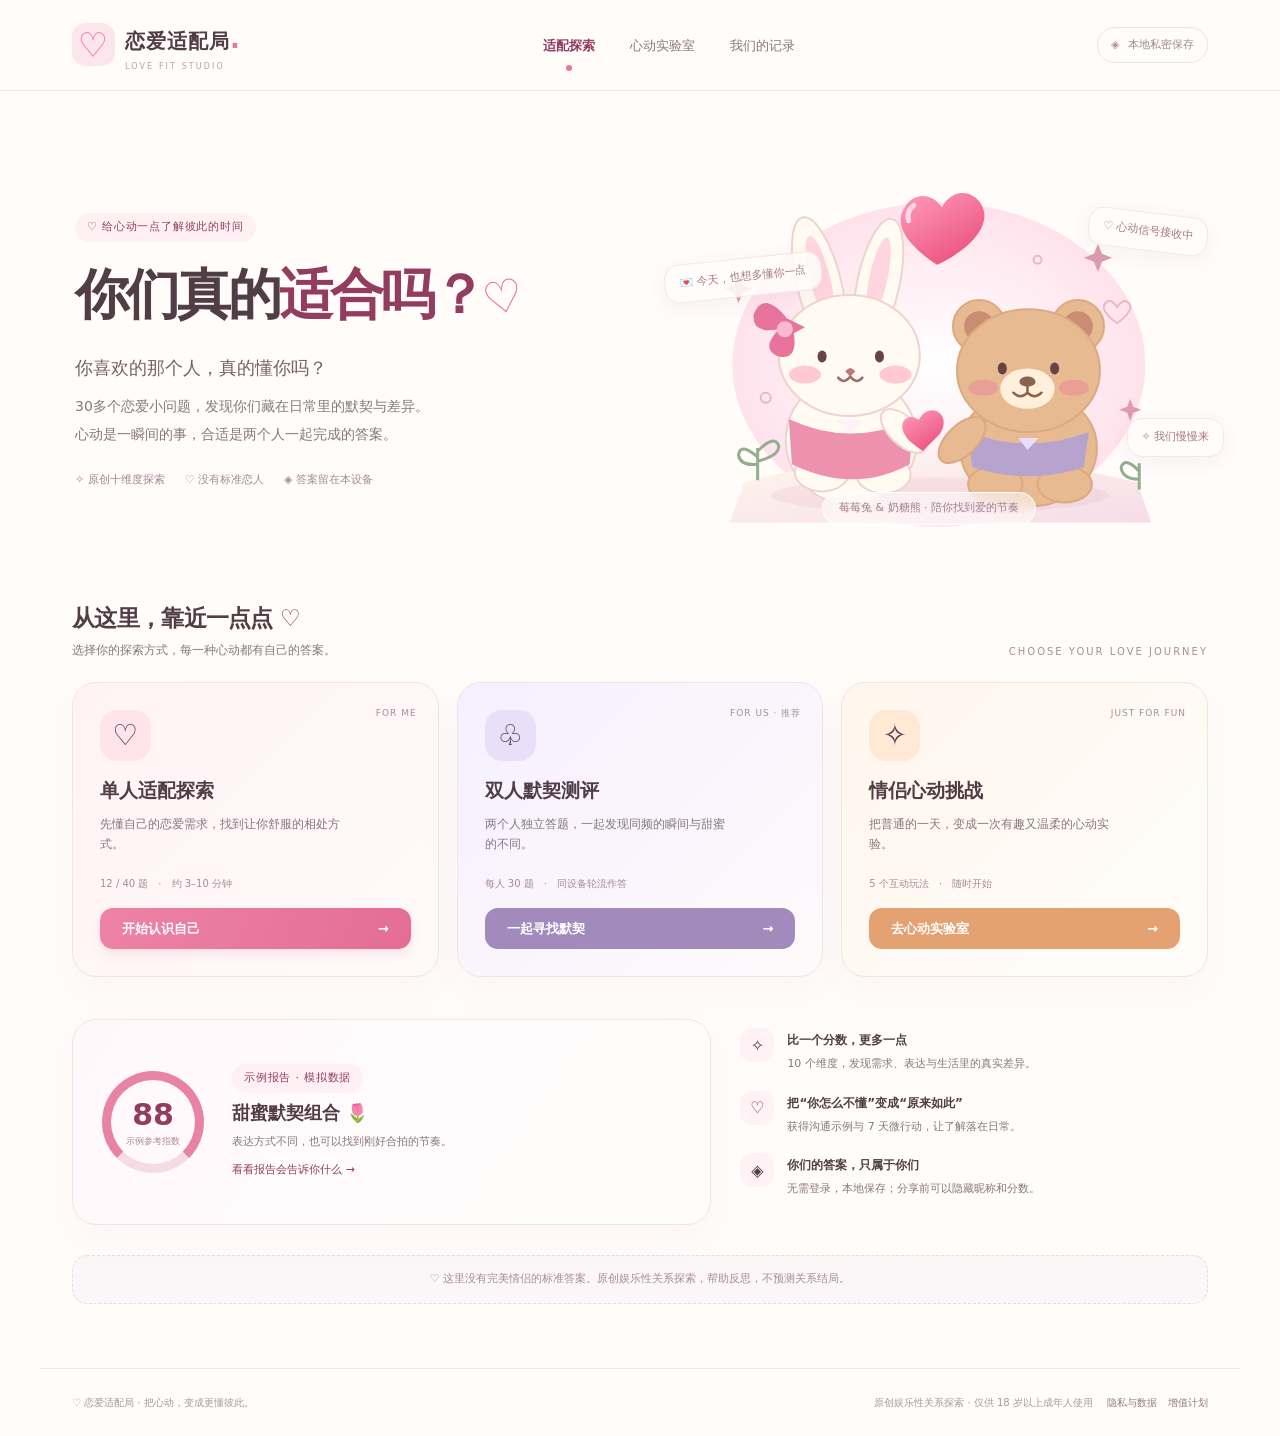
<file: index.html>
<!doctype html>
<html lang="zh-CN">
<head>
<meta charset="UTF-8"><meta name="viewport" content="width=device-width, initial-scale=1">
<meta name="theme-color" content="#FFF1F5"><meta name="description" content="恋爱适配局：原创娱乐性关系探索问卷、同设备双人测评和情侣心动实验室。数据保存在你的设备。">
<title>恋爱适配局 💗 · 你们真的适合吗？</title>
<link rel="icon" href="data:image/svg+xml,%3Csvg xmlns='http://www.w3.org/2000/svg' viewBox='0 0 64 64'%3E%3Crect width='64' height='64' rx='18' fill='%23fff1f5'/%3E%3Cpath d='M32 49C7 32 12 12 26 17L32 24L38 17C52 12 57 32 32 49Z' fill='%23ec7699'/%3E%3C/svg%3E">
<style>@charset "UTF-8";
:root{--bg:#fffcfa;--pink:#fff1f5;--rose:#ec7699;--berry:#923c60;--text:#503d46;--muted:#89767e;--line:#f0e4e8;--lavender:#dccbff;--shadow:0 14px 40px #8e45620a;--radius:24px}
*{box-sizing:border-box}body{margin:0;background:var(--bg);color:var(--text);font-family:"Microsoft YaHei","PingFang SC",system-ui,sans-serif;font-size:14px;line-height:1.7}button,input,select,textarea{font:inherit}button{cursor:pointer;color:inherit;border:0;background:none}button,a,input,select,textarea{-webkit-tap-highlight-color:transparent}button{transition:transform .2s,background .2s,box-shadow .2s}button:active{transform:scale(.97)}button:disabled{cursor:not-allowed;opacity:.45}a{color:var(--berry)}:focus-visible{outline:3px solid #b7a1d1;outline-offset:4px}h1,h2,h3,p{margin:0}h1,h2,h3{line-height:1.35}h2{font-size:28px;letter-spacing:-.7px}h3{font-size:18px}small{font-size:12px}.muted{color:var(--muted)}.berry{color:var(--berry)}.eyebrow{font-size:11px;font-weight:650;letter-spacing:2.5px;color:#b18d9c}.tag{display:inline-flex;align-items:center;padding:5px 12px;border-radius:30px;background:#fff0f4;color:var(--berry);font-size:11px;letter-spacing:.8px}.tag.lavender{background:#f1ebfa;color:#86709e}.skip-link{position:fixed;top:-100px;z-index:100;background:#fff;padding:12px}.skip-link:focus{top:10px}.site-header{height:91px;border-bottom:1px solid var(--line);background:#fffcfaf5}.header-inner{max-width:1200px;height:100%;margin:auto;padding:0 32px;display:flex;align-items:center;justify-content:space-between;gap:20px}.brand{display:flex;align-items:center;gap:10px;padding:0;text-align:left;font-weight:700;font-size:20px;letter-spacing:1px}.brand-icon{display:grid;place-items:center;width:43px;height:43px;background:#fce6ee;border-radius:14px;color:var(--rose);font-size:34px;line-height:1}.brand-dot{color:var(--rose);font-size:26px}.brand small{display:block;font-size:8px;letter-spacing:2.1px;color:#b9a1ac;line-height:1.6;font-weight:500}.header-inner nav{display:flex;gap:35px}.header-inner nav button{font-size:13px;padding:33px 0 30px;color:var(--muted);position:relative}.header-inner nav button.active{color:var(--berry);font-weight:600}.header-inner nav button.active:after{content:"";position:absolute;bottom:17px;left:calc(50% - 3px);width:6px;height:6px;background:var(--rose);border-radius:50%}.privacy-pill{border:1px solid var(--line);border-radius:50px;padding:8px 13px;color:#9c8892;font-size:11px;white-space:nowrap}.privacy-pill span{color:#ad8da0;margin-right:5px}main{max-width:1136px;padding:0 0 64px;margin:auto;min-height:calc(100vh - 205px)}.hero{display:grid;grid-template-columns:1.06fr 1fr;align-items:center;padding:49px 0 40px;gap:16px}.hero-copy{padding-left:3px}.hero h1{font-size:54px;letter-spacing:-3px;font-weight:750;margin:18px 0 20px;line-height:1.3}.hero h1 span{color:var(--berry)}.hero h1 .question-heart{color:var(--rose);font-weight:400;font-size:45px;display:inline-block;transform:rotate(-12deg)}.hero p{font-size:14px;color:var(--muted);line-height:2}.hero .subtitle{font-size:18px;font-weight:500;color:#75616b;margin-bottom:6px}.hero-note{display:flex;gap:20px;margin-top:23px;color:#a28b96;font-size:11px}.hero-note span:first-child{color:#a48295}.hero-visual{position:relative;min-width:0}.mascot-scene{display:block;width:100%;overflow:visible}.hero-visual .scene-tag{position:absolute;bottom:9%;left:29%;background:#fff8;border:1px solid #fff;padding:6px 16px;border-radius:20px;font-size:11px;color:#a17c8d;backdrop-filter:blur(8px)}.bubble{position:absolute;background:#fffcfae0;border:1px solid #f6e6ed;box-shadow:0 5px 20px #9c527811;border-radius:15px;padding:9px 14px;font-size:11px;color:#a57688;animation:float 5s ease-in-out infinite}.bubble.a{left:0;top:28%;transform:rotate(-6deg)}.bubble.b{right:0;top:17%;animation-delay:-2s;transform:rotate(7deg)}.bubble.c{right:-3%;bottom:25%;animation-delay:-3s}.section-title{display:flex;align-items:flex-end;justify-content:space-between;gap:20px;margin-bottom:22px}.section-title h2{font-size:23px}.section-title p{font-size:12px;color:var(--muted);margin-top:6px}.section-title>small{color:#a98e9b;font-size:10px;letter-spacing:2px}.mode-grid{display:grid;grid-template-columns:repeat(3,1fr);gap:18px}.card{border:1px solid var(--line);border-radius:var(--radius);background:white;box-shadow:var(--shadow);padding:25px;min-width:0}.mode-card{position:relative;overflow:hidden;padding:27px;transition:transform .25s,box-shadow .25s}.mode-card:hover{transform:translateY(-5px);box-shadow:0 15px 35px #ad5b7014}.mode-card:nth-child(1){background:linear-gradient(135deg,#fff3f5,#fffafa)}.mode-card:nth-child(2){background:linear-gradient(135deg,#f5f0ff,#fffafb)}.mode-card:nth-child(3){background:linear-gradient(135deg,#fff6ed,#fffdf9)}.mode-icon{width:51px;height:51px;border-radius:17px;background:#ffe4ec;display:grid;place-items:center;font-size:29px;line-height:1;margin-bottom:17px}.mode-card:nth-child(2) .mode-icon{background:#eadff9}.mode-card:nth-child(3) .mode-icon{background:#ffe8d4}.mode-card h3{font-size:19px}.mode-card p{font-size:12px;color:var(--muted);margin:10px 0 19px;max-width:250px;min-height:42px}.mode-meta{font-size:10px;color:#a58c97;margin-bottom:16px;display:flex;gap:10px}.mode-meta span+span:before{content:"·";margin-right:10px}.btn{display:inline-flex;align-items:center;justify-content:center;gap:9px;border-radius:13px;min-height:44px;padding:11px 22px;font-weight:600;font-size:13px;line-height:1.5;background:#f8edf1;color:var(--berry)}.btn.primary{background:linear-gradient(110deg,#ed83a6,#e46d95);color:white;box-shadow:0 5px 12px #ec76992b}.btn.purple{background:#a38abc;color:white}.btn.orange{background:#e4a273;color:white}.btn.outline{background:white;border:1px solid var(--line);color:var(--muted)}.btn.full{width:100%}.btn .arrow{margin-left:auto}.mode-card .btn{justify-content:space-between;min-height:41px}.corner-label{position:absolute;right:21px;top:23px;font-size:9px;letter-spacing:1px;color:#a58d99}.home-bottom{display:grid;grid-template-columns:1.35fr 1fr;gap:23px;margin-top:42px}.sample{display:flex;align-items:center;gap:28px;background:linear-gradient(125deg,#fff8fb,#fffdfc);padding:24px 29px}.sample-ring{width:102px;height:102px;flex:none;border:9px solid #f4dbe5;border-top-color:#e784a4;border-left-color:#e784a4;border-right-color:#e784a4;border-radius:50%;display:flex;flex-direction:column;align-items:center;justify-content:center}.sample-ring strong{font-size:30px;color:var(--berry);line-height:1.3}.sample-ring span{font-size:9px;color:#aa8a98}.sample h3{margin:8px 0;font-size:18px}.sample p{font-size:11px;color:var(--muted)}.text-button{padding:9px 0 0;color:var(--berry);font-size:11px}.benefits{padding:9px 6px}.benefit{display:flex;gap:13px;margin:0 0 17px}.benefit-icon{width:34px;height:34px;border-radius:12px;flex:none;display:grid;place-items:center;background:#fff1f5;font-size:16px}.benefit strong{font-size:12px;font-weight:600}.benefit p{color:var(--muted);font-size:11px;margin-top:3px}.soft-banner{margin-top:30px;padding:14px 23px;text-align:center;font-size:11px;color:#a58b98;background:#fbf6f8;border:1px dashed #eadbe2;border-radius:15px}.site-footer{padding:25px 32px;border-top:1px solid var(--line);max-width:1200px;margin:auto;display:flex;justify-content:space-between;gap:12px;font-size:10px;color:#aa969f}.site-footer button{color:#947887;font-size:10px;margin-left:11px;padding:0}.page-head{padding:38px 0 28px}.page-head .eyebrow{margin-bottom:10px}.page-head h1{font-size:33px}.page-head p{margin-top:10px;color:var(--muted);font-size:13px}.narrow{max-width:710px;margin:auto}.page-topline{display:flex;align-items:center;justify-content:space-between;gap:20px;padding-top:25px}.back{font-size:12px;color:var(--muted);padding:8px 0}.step-badge{font-size:11px;color:#b293a2}.form-grid{display:grid;grid-template-columns:1fr 1fr;gap:18px}.field{display:block;margin-bottom:19px}.field>span{display:block;font-size:12px;font-weight:600;margin-bottom:8px}.field input,.field select,.field textarea{border:1px solid #eadce3;background:#fffcfd;border-radius:12px;width:100%;padding:12px 14px;outline-offset:3px;color:var(--text)}.field textarea{resize:vertical;min-height:100px}.choice-grid{display:grid;grid-template-columns:1fr 1fr;gap:12px}.version-choice{border:1px solid var(--line);background:#fffcfd;border-radius:15px;padding:17px;text-align:left}.version-choice.selected{border-color:#eb8ead;background:#fff0f5;box-shadow:0 0 0 1px #eb8ead}.version-choice strong{display:block;font-size:14px}.version-choice span{display:block;font-size:11px;color:var(--muted);margin-top:3px}.check{display:flex;align-items:flex-start;gap:8px;font-size:12px;color:var(--muted);margin:20px 0}.check input{accent-color:#d8799a;margin:5px 0 0;width:15px;height:15px;flex:none}.notice{padding:13px 16px;border-radius:12px;background:#fbf5f8;color:#947784;font-size:11px;margin:16px 0}.question-shell{max-width:710px;margin:auto}.progress-meta{display:flex;justify-content:space-between;font-size:11px;color:var(--muted);margin:23px 0 10px}.progress{height:7px;background:#f6e7ed;border-radius:10px;overflow:hidden}.progress>div{height:100%;background:linear-gradient(90deg,#fbb6cd,#e779a0);border-radius:10px;transition:width .3s}.question-card{margin-top:26px;padding:34px;animation:appear .3s ease-out}.question-card h1{font-size:24px;line-height:1.7;margin:17px 0 8px}.question-help{font-size:11px;color:var(--muted);margin-bottom:22px}.options{display:grid;gap:11px}.option{display:flex;align-items:center;gap:13px;padding:15px 17px;min-height:55px;border:1px solid var(--line);border-radius:13px;text-align:left;font-size:13px;background:#fffdfd}.option:hover{background:#fff7fa}.option.selected{border-color:#e68aab;background:#fff0f6;box-shadow:0 0 0 1px #e68aab}.option-letter{width:25px;height:25px;display:grid;place-items:center;border-radius:8px;background:#f8eff3;color:#a68393;font-size:10px;flex:none}.selected .option-letter{background:#e587a7;color:white}.question-actions{display:flex;justify-content:space-between;margin-top:27px;gap:14px}.question-actions .btn.primary{min-width:160px}.companion{display:flex;align-items:center;gap:10px;margin-top:20px;font-size:11px;color:#a48494}.companion .mini-mascot{width:76px;height:64px;overflow:hidden}.mini-mascot svg{width:76px;height:64px}.handover{text-align:center;margin-top:30px;padding:32px}.handover .mascot-scene{width:300px;margin:0 auto}.handover h1{font-size:27px;margin-bottom:12px}.handover p{color:var(--muted);font-size:13px;max-width:410px;margin:0 auto 20px}.report-head{display:flex;align-items:center;justify-content:space-between;gap:20px;padding:34px 0 23px}.report-head h1{font-size:29px;margin-top:8px}.report-actions{display:flex;gap:10px}.report-hero{display:grid;grid-template-columns:1fr .65fr;align-items:center;gap:25px;padding:33px 38px;background:linear-gradient(125deg,#fff0f6,#f8f3ff)}.report-main{display:flex;align-items:center;gap:25px}.score-circle{width:130px;height:130px;flex:none;border-radius:50%;background:conic-gradient(#e47a9e calc(var(--score)*1%),#f0dce7 0);padding:9px;box-shadow:0 10px 25px #d4769920}.score-circle>div{background:#fff9fc;border-radius:50%;height:100%;display:flex;flex-direction:column;align-items:center;justify-content:center}.score-circle strong{font-size:43px;line-height:1.2;color:var(--berry)}.score-circle span{font-size:9px;color:#aa8195}.report-hero h2{font-size:25px;margin:8px 0 9px}.report-hero p{font-size:12px;color:var(--muted)}.report-hero .mascot-scene{max-height:230px}.report-meta{margin-top:12px;font-size:10px;color:#ab899a}.stats-grid{display:grid;grid-template-columns:repeat(4,1fr);gap:14px;margin:21px 0}.stat{padding:20px 22px}.stat>span{display:block;font-size:11px;color:var(--muted)}.stat strong{font-size:25px;line-height:1.5;color:var(--berry);font-weight:650}.stat small{display:block;font-size:10px;color:#aa98a1}.report-grid{display:grid;grid-template-columns:1.05fr 1fr;gap:21px}.radar{width:100%;display:block;max-height:340px}.radar-label{fill:#826676;font-size:10px;cursor:pointer}.legend{display:flex;gap:15px;justify-content:center;font-size:10px;color:var(--muted)}.legend i{display:inline-block;width:7px;height:7px;border-radius:50%;background:#e17f9e;margin-right:4px}.legend span:nth-child(2) i{background:#aa8bd0}.dimension-select{width:100%;border:1px solid var(--line);border-radius:10px;padding:9px;background:#fffafc;margin:18px 0 12px}.dimension-detail p{font-size:12px;color:var(--muted);margin-bottom:8px}.evidence{padding:11px 13px;border-left:3px solid #efd4df;background:#fffcfd;margin:10px 0;font-size:11px;color:var(--muted)}.evidence strong{color:#795266;font-weight:550}.report-section{margin-top:22px}.report-section>h2{font-size:22px;margin:0 0 16px}.parallel-grid{display:grid;grid-template-columns:repeat(3,1fr);gap:16px}.match-card h3{font-size:15px;margin:8px 0}.match-card p{font-size:12px;color:var(--muted)}.difference{margin-bottom:15px}.difference h3{margin-bottom:12px}.two-col{display:grid;grid-template-columns:1fr 1fr;gap:15px}.speech{background:#fff5f8;padding:17px;border-radius:16px;color:#906176;font-size:12px}.speech.purple{background:#f5f0fc;color:#806b99}.plan-grid{display:grid;grid-template-columns:repeat(4,1fr);gap:13px}.plan-card{padding:19px}.plan-card .day{font-size:10px;letter-spacing:1px;color:#c08ea2}.plan-card p{margin-top:9px;font-size:12px}.plan-card small{display:block;margin-top:9px;color:var(--muted);font-size:10px}.quality{font-size:11px;color:var(--muted);line-height:1.9}.profiles{margin-top:18px}.profile-card strong{font-size:18px;color:#98617a}.profile-card p{font-size:12px;color:var(--muted);margin:10px 0}.share-grid{display:grid;grid-template-columns:.8fr 1fr;gap:28px}.share-preview{background:#faf5f7;border-radius:18px;padding:16px;display:flex;justify-content:center;align-items:center}.share-preview canvas{width:100%;max-width:280px;max-height:70vh;object-fit:contain;border-radius:12px;box-shadow:0 10px 25px #744c5925}.inline-checks{display:flex;gap:12px;flex-wrap:wrap;margin:12px 0}.inline-checks .check{margin:0;font-size:11px}.share-form .field{margin-bottom:13px}.share-form .btn{margin-top:8px}dialog{border:1px solid #f0dfe7;border-radius:24px;background:#fffdfc;color:var(--text);padding:30px;max-width:850px;width:calc(100% - 30px);max-height:90vh;overflow:auto;box-shadow:0 20px 80px #795b7135}dialog::backdrop{background:#4a2b3b55;backdrop-filter:blur(5px)}dialog h2{font-size:23px;margin-bottom:18px}dialog p{font-size:13px;color:var(--muted);margin:12px 0}dialog .modal-close{position:absolute;right:14px;top:9px;font-size:25px;color:#ae8a9c;padding:5px}.modal-small{max-width:600px}.danger{color:#b15371;border-color:#e8b7c6!important;background:#fff5f7!important}#toast{position:fixed;bottom:28px;left:50%;transform:translate(-50%,15px);opacity:0;pointer-events:none;background:#6e4b5d;color:#fff;border-radius:12px;padding:11px 20px;font-size:12px;z-index:1000;max-width:90%;transition:.25s;text-align:center}#toast.show{opacity:1;transform:translate(-50%,0)}.empty{text-align:center;padding:65px 20px;border:1px dashed var(--line);border-radius:24px}.empty .empty-icon{font-size:39px;color:#d8acbf;margin-bottom:15px}.empty p{color:var(--muted);margin:12px 0 22px}.history-item{display:flex;justify-content:space-between;align-items:center;gap:20px;margin-bottom:14px}.history-item h3{font-size:17px}.history-item p{font-size:11px;color:var(--muted);margin-top:6px}.history-tools{display:flex;align-items:center;gap:8px}.draft-banner{background:#fff2f7;border:1px solid #f2d5e0;border-radius:18px;margin-bottom:19px;padding:17px 22px;display:flex;align-items:center;justify-content:space-between;gap:15px}.draft-banner p{color:var(--muted);font-size:11px}.lab-grid{display:grid;grid-template-columns:repeat(3,1fr);gap:20px}.lab-card{position:relative;padding:28px;display:flex;flex-direction:column;min-height:230px}.lab-card .lab-icon{font-size:31px;margin-bottom:16px}.lab-card p{color:var(--muted);font-size:12px;margin:11px 0 21px;flex:1}.lab-card .tag{position:absolute;right:20px;top:25px}.game-card{text-align:center;max-width:710px;margin:auto;padding:35px}.game-card h1{font-size:24px;margin:19px 0 22px}.game-question{background:linear-gradient(135deg,#fff2f7,#f6f0ff);border-radius:22px;padding:32px 22px;min-height:160px;display:flex;align-items:center;justify-content:center;font-size:23px;line-height:1.7;margin:20px 0;animation:appear .3s}.game-options{display:grid;grid-template-columns:1fr 1fr;gap:15px}.game-options button{min-height:90px;padding:20px;background:#fff3f7;border:1px solid #efdae3;border-radius:17px;font-size:17px}.game-options button:nth-child(2){background:#f5f0fc;border-color:#e5daef}.gacha-orb{margin:22px auto;width:108px;height:108px;border-radius:50%;background:linear-gradient(130deg,#ffdde9,#dfd1fa);display:grid;place-items:center;font-size:45px;box-shadow:inset 0 -8px 0 #d7afd530,0 10px 28px #d58bac20}.tabs{display:flex;gap:9px;flex-wrap:wrap;margin:20px 0}.tabs button{border:1px solid var(--line);padding:8px 17px;border-radius:25px;font-size:12px}.tabs button.active{background:#f6e5ee;color:var(--berry);border-color:#e3b1c5}.wish-controls{display:flex;gap:15px;align-items:center;justify-content:space-between}.search{border:1px solid var(--line);border-radius:12px;background:white;padding:10px 14px;min-width:0;width:260px}.wish-grid{display:grid;grid-template-columns:repeat(3,1fr);gap:17px;margin-top:22px}.wish-card{padding:20px;position:relative;min-height:147px}.wish-card h3{font-size:14px;padding-right:23px;line-height:1.7}.wish-card .favorite{position:absolute;right:14px;top:15px;color:#c391a6;font-size:23px}.wish-card .favorite.active{color:#df729b}.wish-card p{font-size:10px;color:var(--muted);margin:7px 0}.wish-card .btn{min-height:34px;padding:7px 12px;font-size:10px}.wish-card.done{background:#faf4f8}.wish-photo{width:100%;max-height:250px;object-fit:cover;border-radius:12px;margin-top:9px}.calendar-grid{display:grid;grid-template-columns:repeat(7,1fr);gap:8px;margin-top:20px}.calendar-grid .weekday{text-align:center;color:var(--muted);font-size:10px;padding:10px}.calendar-day{min-height:84px;background:#fff;border:1px solid var(--line);border-radius:12px;padding:10px;text-align:left}.calendar-day strong{font-size:13px;font-weight:500}.calendar-day small{display:block;color:var(--muted);font-size:9px;margin-top:6px}.calendar-day.today{border-color:#e284a4}.calendar-day.complete{background:#fff0f6}.calendar-nav{display:flex;align-items:center;justify-content:space-between}.calendar-nav h2{font-size:22px}.pricing-grid{display:grid;grid-template-columns:repeat(3,1fr);gap:17px}.price{font-size:27px;color:var(--berry);margin:18px 0}.pricing-grid p{font-size:12px}.price small{font-size:12px}.print-only{display:none}.confetti{pointer-events:none;position:fixed;inset:0;z-index:99;overflow:hidden}.confetti span{position:absolute;top:-20px;font-size:22px;animation:fall 2.7s linear forwards}.count-up{animation:appear .5s}.report-section,.report-grid{animation:appear .45s ease-out}.file-input{width:100%;font-size:12px;margin-top:12px}.calc{display:flex;justify-content:center;align-items:center;gap:12px;margin:15px 0;color:#db7a9e}.calc i{width:8px;height:8px;border-radius:50%;background:#e6a2bc;animation:pulse .8s infinite}.calc i:nth-child(3){animation-delay:.2s}.calc i:nth-child(4){animation-delay:.4s}.long-copy p{margin:13px 0}.long-copy li{margin:8px 0;color:var(--muted);font-size:12px}.onetime-note{font-size:11px;color:var(--muted)}.compare-table{width:100%;border-collapse:collapse;margin:20px 0;font-size:12px}.compare-table th,.compare-table td{padding:10px;border-bottom:1px solid var(--line);text-align:left}.game-reveal{margin:18px 0;background:#fff4f8;border-radius:15px;padding:20px}.game-reveal p{font-size:13px;color:var(--muted)}.bottom-actions{display:flex;gap:12px;flex-wrap:wrap;margin-top:25px}.resume-home{margin-top:20px}.credit-note{font-size:10px;color:var(--muted);margin-top:15px}.archive-note{padding:12px 0;font-size:11px;color:var(--muted)}
@keyframes float{0%,100%{translate:0 0}50%{translate:0 -9px}}@keyframes appear{from{opacity:0;translate:0 8px}to{opacity:1;translate:0 0}}@keyframes pulse{50%{opacity:.3;scale:.8}}@keyframes fall{to{transform:translateY(110vh) rotate(320deg);opacity:0}}.float-heart{animation:float 5s infinite ease-in-out;transform-origin:center}
@media(max-width:1200px){main{padding-left:32px;padding-right:32px}.hero h1{font-size:47px}.bubble.c{right:0}}
@media(max-width:900px){.header-inner nav{gap:20px}.hero h1{font-size:38px;letter-spacing:-2px}.hero .subtitle{font-size:16px}.hero-note{gap:10px;font-size:10px}.hero{padding-top:38px}.home-bottom{grid-template-columns:1fr 1fr;gap:18px}.mode-card{padding:21px}.report-hero{padding:25px}.report-main{gap:16px}.report-hero h2{font-size:20px}.score-circle{width:110px;height:110px}.score-circle strong{font-size:35px}.parallel-grid{grid-template-columns:1fr 1fr}.plan-grid{grid-template-columns:repeat(3,1fr)}.lab-grid,.wish-grid{grid-template-columns:repeat(2,1fr)}.privacy-pill{font-size:0;padding:9px}.privacy-pill span{font-size:15px;margin:0}.site-footer{font-size:9px}.share-grid{gap:20px}}
@media(max-width:600px){body{font-size:13px}.site-header{height:76px}.header-inner{padding:0 18px;gap:14px}.brand{font-size:16px;gap:7px}.brand-icon{width:33px;height:33px;border-radius:10px;font-size:28px}.brand small{font-size:6px;letter-spacing:1.3px}.header-inner nav{gap:15px}.header-inner nav button{font-size:10px;padding:26px 0;white-space:nowrap}.header-inner nav button.active:after{bottom:12px;width:4px;height:4px}.privacy-pill{display:none}main{padding:0 19px 40px}.hero{grid-template-columns:1fr;padding:29px 0 26px;gap:0}.hero-copy{text-align:center;padding:0}.hero h1{font-size:37px;margin:14px 0 13px;letter-spacing:-1.9px}.hero h1 .question-heart{font-size:30px}.hero .tag{font-size:10px}.hero .subtitle{font-size:15px}.hero p{font-size:11px}.hero-note{justify-content:center;margin-top:14px;font-size:9px}.hero-visual{max-width:360px;margin:9px auto 0;width:100%}.hero-visual .mascot-scene{margin:-6px 0 -6px}.bubble{font-size:9px;padding:7px 10px;border-radius:12px}.bubble.a{left:2%;top:26%}.bubble.b{right:1%;top:15%}.bubble.c{bottom:23%;right:0}.hero-visual .scene-tag{font-size:9px;padding:4px 12px;bottom:5%}.section-title{margin-bottom:15px}.section-title h2{font-size:20px}.section-title p{font-size:10px}.section-title>small{display:none}.mode-grid{grid-template-columns:1fr;gap:13px}.mode-card{padding:22px;display:grid;grid-template-columns:47px 1fr;column-gap:14px}.mode-icon{width:43px;height:43px;font-size:25px;grid-row:1/4;margin:0}.mode-card h3{font-size:17px;grid-column:2}.mode-card p{grid-column:2;min-height:0;margin:7px 0 10px;font-size:11px;max-width:100%}.mode-meta{grid-column:2;font-size:9px;margin-bottom:14px}.mode-card>.btn{grid-column:1/3;min-height:42px;font-size:12px}.corner-label{font-size:8px;top:24px;right:18px}.home-bottom{grid-template-columns:1fr;margin-top:26px}.sample{padding:21px;gap:19px}.sample-ring{width:87px;height:87px;border-width:7px}.sample-ring strong{font-size:26px}.sample h3{font-size:16px}.benefits{padding:8px 9px 0}.benefit{margin-bottom:14px}.soft-banner{font-size:10px;padding:13px;margin-top:17px}.site-footer{display:block;text-align:center;padding:20px;font-size:9px}.site-footer>span{display:block;margin:3px 0}.page-head{padding:27px 0 23px}.page-head h1{font-size:26px}.page-head p{font-size:12px}.card{padding:22px;border-radius:20px}.form-grid{gap:11px}.field>span{font-size:11px}.field input,.field select{padding:11px;font-size:12px}.choice-grid{gap:10px}.version-choice{padding:13px}.version-choice strong{font-size:13px}.version-choice span{font-size:10px}.question-card{padding:23px;margin-top:20px}.question-card h1{font-size:20px;line-height:1.6}.question-help{font-size:10px}.option{padding:13px 12px;font-size:12px}.question-actions .btn{font-size:12px;min-width:0}.question-actions .btn.primary{min-width:128px}.handover{padding:24px 20px}.handover .mascot-scene{width:100%;max-width:260px}.handover h1{font-size:23px}.report-head{display:block;padding-top:24px}.report-head h1{font-size:25px}.report-actions{margin-top:18px}.report-actions .btn{min-height:38px;padding:9px 14px;font-size:11px}.report-hero{display:block;padding:25px 21px}.report-main{gap:15px}.score-circle{width:98px;height:98px;padding:7px}.score-circle strong{font-size:30px}.report-hero h2{font-size:20px}.report-hero p{font-size:11px}.report-hero .mascot-scene{width:220px;max-height:130px;margin:10px auto -14px}.report-meta{font-size:9px}.stats-grid{grid-template-columns:1fr 1fr;gap:10px}.stat{padding:15px}.stat>span{font-size:10px}.stat strong{font-size:23px}.stat small{font-size:9px}.report-grid{grid-template-columns:1fr;gap:15px}.radar{max-height:310px}.report-section>h2{font-size:20px}.parallel-grid,.two-col{grid-template-columns:1fr;gap:12px}.plan-grid{grid-template-columns:1fr 1fr;gap:10px}.plan-card{padding:16px}.plan-card p{font-size:11px}.report-section{margin-top:24px}.quality{font-size:10px}.share-grid{grid-template-columns:1fr;gap:18px}.share-preview canvas{max-width:220px}.share-preview{padding:12px}.share-form .field>span{font-size:12px}dialog{padding:29px 21px;max-height:92vh}.history-item{align-items:flex-start;gap:10px}.history-item h3{font-size:14px}.history-tools{flex-wrap:wrap;justify-content:flex-end}.history-tools .btn{min-height:34px;font-size:10px;padding:6px 12px}.draft-banner{padding:15px;align-items:flex-start}.draft-banner .btn{font-size:10px;padding:9px 13px;white-space:nowrap}.lab-grid{grid-template-columns:1fr}.lab-card{min-height:0;padding:23px}.lab-card .lab-icon{margin-bottom:10px}.lab-card p{font-size:12px}.game-card{padding:24px 21px}.game-card h1{font-size:21px}.game-question{font-size:19px;padding:25px 18px}.game-options{gap:11px}.game-options button{font-size:15px;padding:15px 10px;min-height:85px}.wish-grid{grid-template-columns:1fr 1fr;gap:11px}.wish-card{padding:15px;min-height:153px}.wish-card h3{font-size:12px}.wish-card .favorite{right:10px;top:10px;font-size:20px}.wish-controls{display:block}.search{width:100%}.tabs{gap:7px}.tabs button{padding:7px 13px;font-size:11px}.calendar-grid{gap:4px}.calendar-day{padding:7px 5px;border-radius:9px;min-height:66px}.calendar-day small{font-size:8px}.calendar-nav h2{font-size:19px}.pricing-grid{grid-template-columns:1fr}.page-topline{gap:8px}.step-badge{font-size:10px}.credit-note{font-size:9px}.empty{padding:45px 15px}.compare-table{font-size:10px}.compare-table th,.compare-table td{padding:7px}}
@media(max-width:350px){.header-inner{padding:0 12px;gap:9px}.header-inner nav{gap:9px}.brand{font-size:14px}.brand-icon{width:29px;height:29px}.brand small{font-size:5px}.hero h1{font-size:32px}.hero-note{gap:8px}.corner-label{display:none}main{padding-left:15px;padding-right:15px}.report-main{gap:10px}.report-hero h2{font-size:18px}.score-circle{width:87px;height:87px}.wish-grid{grid-template-columns:1fr}}
@media(prefers-reduced-motion:reduce){*,*:before,*:after{animation:none!important;transition:none!important;scroll-behavior:auto!important}.confetti{display:none}}
@keyframes flip-reveal{from{opacity:.2;transform:perspective(600px) rotateY(65deg)}to{opacity:1;transform:perspective(600px) rotateY(0)}}.game-reveal{animation:flip-reveal .4s ease-out}.report-section .plan-card:nth-child(2){animation:appear .4s .04s backwards}.report-section .plan-card:nth-child(3){animation:appear .4s .08s backwards}.report-section .plan-card:nth-child(4){animation:appear .4s .12s backwards}
@media print{header,footer,.report-actions,.back,.bottom-actions,#toast,dialog,.site-footer{display:none!important}body{background:#fff}.card{box-shadow:none;break-inside:avoid}.report-section{break-inside:avoid}.print-only{display:block;margin:20px 0;color:#923c60}main{max-width:none;padding:0}.page-head{padding:10px 0}.plan-grid{grid-template-columns:repeat(3,1fr)}}
</style>
</head>
<body>
<a class="skip-link" href="#main">跳至主要内容</a>
<header class="site-header"><div class="header-inner"><button class="brand" data-action="home" aria-label="恋爱适配局首页"><span class="brand-icon">♡</span><span>恋爱适配局<span class="brand-dot">.</span><small>LOVE FIT STUDIO</small></span></button><nav aria-label="主要导航"><button data-action="home" data-nav="home">适配探索</button><button data-action="lab" data-nav="lab">心动实验室</button><button data-action="history" data-nav="history">我们的记录</button></nav><button class="privacy-pill" data-action="privacy"><span>◈</span> 本地私密保存</button></div></header>
<main id="main" tabindex="-1"></main>
<footer class="site-footer"><span>♡ 恋爱适配局 · 把心动，变成更懂彼此。</span><span>原创娱乐性关系探索 · 仅供 18 岁以上成年人使用 <button data-action="privacy">隐私与数据</button><button data-action="pricing">增值计划</button></span></footer>
<div id="toast" role="status" aria-live="polite"></div>
<dialog id="modal" aria-labelledby="modal-title"><button class="modal-close" data-action="close-modal" aria-label="关闭弹窗">×</button><div id="modal-content"></div></dialog>
<script>
window.LoveData = {
  "version": "1.0",
  "dimensions": [
    {
      "id": "communication",
      "name": "情绪沟通",
      "icon": "💬",
      "description": "把心里话，变成对方听得懂的话。",
      "practice": "先说明感受，再提出一个具体请求。",
      "discussion": "压力大时，我能怎样陪你？",
      "translation": "我可以先听你说，或者给你一点安静时间。你更需要哪一种？"
    },
    {
      "id": "trust",
      "name": "安全感与信任",
      "icon": "🧸",
      "description": "安心，也来自清楚而自愿的约定。",
      "practice": "一起确定可接受的联系频率和承诺。",
      "discussion": "怎样的约定让你觉得安心？",
      "translation": "我想确认我们的约定，也愿意保留你自己的空间。"
    },
    {
      "id": "conflict",
      "name": "冲突处理",
      "icon": "🌧️",
      "description": "可以有分歧，也可以一起修复。",
      "practice": "约定暂停的时长，以及重新沟通的时间。",
      "discussion": "下次有分歧时，我们如何重新开始？",
      "translation": "我需要缓一缓，今晚八点我们再把这件事聊完，好吗？"
    },
    {
      "id": "affection",
      "name": "亲密表达",
      "icon": "💕",
      "description": "每一种爱意，都值得被好好翻译。",
      "practice": "互相示范一种自己最能感受到的爱意。",
      "discussion": "哪一种小举动让你感觉被爱？",
      "translation": "我表达爱意的方式可能与你不同，教我一个你喜欢的小举动吧。"
    },
    {
      "id": "rhythm",
      "name": "生活节奏",
      "icon": "🌷",
      "description": "找到一起生活，也各自舒展的节奏。",
      "practice": "共同选一个固定相处时段，再留出自由安排。",
      "discussion": "理想周末里，多少时间一起度过？",
      "translation": "我想和你安排一段专心相处的时间，其余时间我们各自放松。"
    },
    {
      "id": "money",
      "name": "消费与金钱观",
      "icon": "💰",
      "description": "钱的安排，也是需求的沟通。",
      "practice": "用具体预算讨论选择，不替对方决定。",
      "discussion": "一次共同消费，怎样分配更舒服？",
      "translation": "我愿意花的预算是这个范围，我们找一个两个人都舒服的方案吧。"
    },
    {
      "id": "future",
      "name": "未来规划",
      "icon": "🌙",
      "description": "未来没有标准答案，可以慢慢对齐。",
      "practice": "各自写下未来一年最重视的一件事。",
      "discussion": "未来一年，有什么需要我们一起商量？",
      "translation": "我现在最重视这件事，想听听你的优先级，再一起找可调整的部分。"
    },
    {
      "id": "support",
      "name": "情绪支持与共情",
      "icon": "🫶",
      "description": "先被理解，再一起寻找办法。",
      "practice": "给支持前先问：想被倾听，还是一起想办法？",
      "discussion": "压力大时，哪种帮助最有用？",
      "translation": "我在这里。你希望我听你说，帮你做事，还是一起想办法？"
    },
    {
      "id": "boundaries",
      "name": "边界与独立",
      "icon": "🦋",
      "description": "亲密，也容得下独立的自己。",
      "practice": "明确一个需要独处的时段和一个共同的时段。",
      "discussion": "哪些个人空间希望被尊重？",
      "translation": "我想保留这段属于自己的时间，也会和你约好我们的相处时间。"
    },
    {
      "id": "expectations",
      "name": "关系期待",
      "icon": "💌",
      "description": "把“应该”，变成双方愿意的约定。",
      "practice": "共同列出一项重要期待，以及可协商的方式。",
      "discussion": "怎样的关系让你愿意持续投入？",
      "translation": "这件事对我很重要，想和你一起确认我们都愿意做到的约定。"
    }
  ],
  "questions": [
    {
      "id": "communication_1",
      "dimension": "communication",
      "text": "心情低落时，你最希望对方怎么陪你？",
      "type": "category",
      "construct": "preference",
      "weight": 1,
      "reverse": false,
      "measurementTarget": "把心里话，变成对方听得懂的话。",
      "version": "1.0",
      "stages": [
        "刚认识",
        "暧昧中",
        "热恋期",
        "稳定交往",
        "异地恋",
        "长期伴侣"
      ],
      "tags": [
        "preference",
        "communication"
      ],
      "options": [
        {
          "id": "0",
          "label": "认真听我说",
          "category": "communication_1_0"
        },
        {
          "id": "1",
          "label": "给我独处空间",
          "category": "communication_1_1"
        },
        {
          "id": "2",
          "label": "拥抱与陪伴",
          "category": "communication_1_2"
        },
        {
          "id": "3",
          "label": "一起做点开心的事",
          "category": "communication_1_3"
        }
      ],
      "explanation": {
        "same": "你们在这道题中选择了相同的回答。",
        "different": "不同回答意味着需要交流各自的需求，不能直接判断谁更好。",
        "practice": "先说明感受，再提出一个具体请求。"
      },
      "consistencyPair": null
    },
    {
      "id": "communication_2",
      "dimension": "communication",
      "text": "有一个小误会时，你更愿意从哪里开始？",
      "type": "category",
      "construct": "preference",
      "weight": 1,
      "reverse": false,
      "measurementTarget": "把心里话，变成对方听得懂的话。",
      "version": "1.0",
      "stages": [
        "刚认识",
        "暧昧中",
        "热恋期",
        "稳定交往",
        "异地恋",
        "长期伴侣"
      ],
      "tags": [
        "preference",
        "communication"
      ],
      "options": [
        {
          "id": "0",
          "label": "当面聊清楚",
          "category": "communication_2_0"
        },
        {
          "id": "1",
          "label": "先文字整理",
          "category": "communication_2_1"
        },
        {
          "id": "2",
          "label": "先缓一缓再谈",
          "category": "communication_2_2"
        },
        {
          "id": "3",
          "label": "一起做事时自然聊",
          "category": "communication_2_3"
        }
      ],
      "explanation": {
        "same": "你们在这道题中选择了相同的回答。",
        "different": "不同回答意味着需要交流各自的需求，不能直接判断谁更好。",
        "practice": "先说明感受，再提出一个具体请求。"
      },
      "consistencyPair": null
    },
    {
      "id": "communication_3",
      "dimension": "communication",
      "text": "我能用“我感到……因为……我希望……”说出需求。",
      "type": "scale",
      "construct": "skill",
      "weight": 1,
      "reverse": false,
      "measurementTarget": "把心里话，变成对方听得懂的话。",
      "version": "1.0",
      "stages": [
        "刚认识",
        "暧昧中",
        "热恋期",
        "稳定交往",
        "异地恋",
        "长期伴侣"
      ],
      "tags": [
        "skill",
        "communication"
      ],
      "options": [
        {
          "id": "0",
          "label": "很不符合",
          "score": 0
        },
        {
          "id": "1",
          "label": "不太符合",
          "score": 25
        },
        {
          "id": "2",
          "label": "中立 / 不确定",
          "score": 50
        },
        {
          "id": "3",
          "label": "比较符合",
          "score": 75
        },
        {
          "id": "4",
          "label": "很符合",
          "score": 100
        }
      ],
      "explanation": {
        "same": "你们在这道题中选择了相同的回答。",
        "different": "不同回答意味着需要交流各自的需求，不能直接判断谁更好。",
        "practice": "先说明感受，再提出一个具体请求。"
      },
      "consistencyPair": "communication_4"
    },
    {
      "id": "communication_4",
      "dimension": "communication",
      "text": "我常期待对方不用解释就知道我的想法。",
      "type": "scale",
      "construct": "skill",
      "weight": 1,
      "reverse": true,
      "measurementTarget": "把心里话，变成对方听得懂的话。",
      "version": "1.0",
      "stages": [
        "刚认识",
        "暧昧中",
        "热恋期",
        "稳定交往",
        "异地恋",
        "长期伴侣"
      ],
      "tags": [
        "skill",
        "communication"
      ],
      "options": [
        {
          "id": "0",
          "label": "很不符合",
          "score": 0
        },
        {
          "id": "1",
          "label": "不太符合",
          "score": 25
        },
        {
          "id": "2",
          "label": "中立 / 不确定",
          "score": 50
        },
        {
          "id": "3",
          "label": "比较符合",
          "score": 75
        },
        {
          "id": "4",
          "label": "很符合",
          "score": 100
        }
      ],
      "explanation": {
        "same": "你们在这道题中选择了相同的回答。",
        "different": "不同回答意味着需要交流各自的需求，不能直接判断谁更好。",
        "practice": "先说明感受，再提出一个具体请求。"
      },
      "consistencyPair": "communication_3"
    },
    {
      "id": "communication_5",
      "dimension": "communication",
      "text": "我希望每天固定留一段时间交流近况。",
      "type": "scale",
      "construct": "value",
      "weight": 1.25,
      "reverse": false,
      "measurementTarget": "把心里话，变成对方听得懂的话。",
      "version": "1.0",
      "stages": [
        "刚认识",
        "暧昧中",
        "热恋期",
        "稳定交往",
        "异地恋",
        "长期伴侣"
      ],
      "tags": [
        "value",
        "communication"
      ],
      "options": [
        {
          "id": "0",
          "label": "很不符合",
          "score": 0
        },
        {
          "id": "1",
          "label": "不太符合",
          "score": 25
        },
        {
          "id": "2",
          "label": "中立 / 不确定",
          "score": 50
        },
        {
          "id": "3",
          "label": "比较符合",
          "score": 75
        },
        {
          "id": "4",
          "label": "很符合",
          "score": 100
        }
      ],
      "explanation": {
        "same": "你们在这道题中选择了相同的回答。",
        "different": "不同回答意味着需要交流各自的需求，不能直接判断谁更好。",
        "practice": "先说明感受，再提出一个具体请求。"
      },
      "consistencyPair": null
    },
    {
      "id": "communication_6",
      "dimension": "communication",
      "text": "最近，我觉得自己的想法能被对方听见。",
      "type": "scale",
      "construct": "satisfaction",
      "weight": 1,
      "reverse": false,
      "measurementTarget": "把心里话，变成对方听得懂的话。",
      "version": "1.0",
      "stages": [
        "刚认识",
        "暧昧中",
        "热恋期",
        "稳定交往",
        "异地恋",
        "长期伴侣"
      ],
      "tags": [
        "satisfaction",
        "communication"
      ],
      "options": [
        {
          "id": "0",
          "label": "很不符合",
          "score": 0
        },
        {
          "id": "1",
          "label": "不太符合",
          "score": 25
        },
        {
          "id": "2",
          "label": "中立 / 不确定",
          "score": 50
        },
        {
          "id": "3",
          "label": "比较符合",
          "score": 75
        },
        {
          "id": "4",
          "label": "很符合",
          "score": 100
        }
      ],
      "explanation": {
        "same": "你们在这道题中选择了相同的回答。",
        "different": "不同回答意味着需要交流各自的需求，不能直接判断谁更好。",
        "practice": "先说明感受，再提出一个具体请求。"
      },
      "consistencyPair": null
    },
    {
      "id": "trust_1",
      "dimension": "trust",
      "text": "什么最能让你在关系里感到安心？",
      "type": "category",
      "construct": "preference",
      "weight": 1,
      "reverse": false,
      "measurementTarget": "安心，也来自清楚而自愿的约定。",
      "version": "1.0",
      "stages": [
        "刚认识",
        "暧昧中",
        "热恋期",
        "稳定交往",
        "异地恋",
        "长期伴侣"
      ],
      "tags": [
        "preference",
        "trust"
      ],
      "options": [
        {
          "id": "0",
          "label": "说到做到",
          "category": "trust_1_0"
        },
        {
          "id": "1",
          "label": "主动分享近况",
          "category": "trust_1_1"
        },
        {
          "id": "2",
          "label": "尊重隐私",
          "category": "trust_1_2"
        },
        {
          "id": "3",
          "label": "困难时在场",
          "category": "trust_1_3"
        }
      ],
      "explanation": {
        "same": "你们在这道题中选择了相同的回答。",
        "different": "不同回答意味着需要交流各自的需求，不能直接判断谁更好。",
        "practice": "一起确定可接受的联系频率和承诺。"
      },
      "consistencyPair": null
    },
    {
      "id": "trust_2",
      "dimension": "trust",
      "text": "对方忙了几个小时没有回复，你倾向怎么做？",
      "type": "category",
      "construct": "preference",
      "weight": 1,
      "reverse": false,
      "measurementTarget": "安心，也来自清楚而自愿的约定。",
      "version": "1.0",
      "stages": [
        "刚认识",
        "暧昧中",
        "热恋期",
        "稳定交往",
        "异地恋",
        "长期伴侣"
      ],
      "tags": [
        "preference",
        "trust"
      ],
      "options": [
        {
          "id": "0",
          "label": "等空闲再聊",
          "category": "trust_2_0"
        },
        {
          "id": "1",
          "label": "发一句关心",
          "category": "trust_2_1"
        },
        {
          "id": "2",
          "label": "问是否需要帮助",
          "category": "trust_2_2"
        },
        {
          "id": "3",
          "label": "先约好回复时间",
          "category": "trust_2_3"
        }
      ],
      "explanation": {
        "same": "你们在这道题中选择了相同的回答。",
        "different": "不同回答意味着需要交流各自的需求，不能直接判断谁更好。",
        "practice": "一起确定可接受的联系频率和承诺。"
      },
      "consistencyPair": null
    },
    {
      "id": "trust_3",
      "dimension": "trust",
      "text": "我能直接提出需要的保证，而不靠试探。",
      "type": "scale",
      "construct": "skill",
      "weight": 1,
      "reverse": false,
      "measurementTarget": "安心，也来自清楚而自愿的约定。",
      "version": "1.0",
      "stages": [
        "刚认识",
        "暧昧中",
        "热恋期",
        "稳定交往",
        "异地恋",
        "长期伴侣"
      ],
      "tags": [
        "skill",
        "trust"
      ],
      "options": [
        {
          "id": "0",
          "label": "很不符合",
          "score": 0
        },
        {
          "id": "1",
          "label": "不太符合",
          "score": 25
        },
        {
          "id": "2",
          "label": "中立 / 不确定",
          "score": 50
        },
        {
          "id": "3",
          "label": "比较符合",
          "score": 75
        },
        {
          "id": "4",
          "label": "很符合",
          "score": 100
        }
      ],
      "explanation": {
        "same": "你们在这道题中选择了相同的回答。",
        "different": "不同回答意味着需要交流各自的需求，不能直接判断谁更好。",
        "practice": "一起确定可接受的联系频率和承诺。"
      },
      "consistencyPair": "trust_4"
    },
    {
      "id": "trust_4",
      "dimension": "trust",
      "text": "我会用故意不回复来测试对方在不在乎。",
      "type": "scale",
      "construct": "skill",
      "weight": 1,
      "reverse": true,
      "measurementTarget": "安心，也来自清楚而自愿的约定。",
      "version": "1.0",
      "stages": [
        "刚认识",
        "暧昧中",
        "热恋期",
        "稳定交往",
        "异地恋",
        "长期伴侣"
      ],
      "tags": [
        "skill",
        "trust"
      ],
      "options": [
        {
          "id": "0",
          "label": "很不符合",
          "score": 0
        },
        {
          "id": "1",
          "label": "不太符合",
          "score": 25
        },
        {
          "id": "2",
          "label": "中立 / 不确定",
          "score": 50
        },
        {
          "id": "3",
          "label": "比较符合",
          "score": 75
        },
        {
          "id": "4",
          "label": "很符合",
          "score": 100
        }
      ],
      "explanation": {
        "same": "你们在这道题中选择了相同的回答。",
        "different": "不同回答意味着需要交流各自的需求，不能直接判断谁更好。",
        "practice": "一起确定可接受的联系频率和承诺。"
      },
      "consistencyPair": "trust_3"
    },
    {
      "id": "trust_5",
      "dimension": "trust",
      "text": "我偏好提前约定忙碌时的联系方式。",
      "type": "scale",
      "construct": "value",
      "weight": 1.25,
      "reverse": false,
      "measurementTarget": "安心，也来自清楚而自愿的约定。",
      "version": "1.0",
      "stages": [
        "刚认识",
        "暧昧中",
        "热恋期",
        "稳定交往",
        "异地恋",
        "长期伴侣"
      ],
      "tags": [
        "value",
        "trust"
      ],
      "options": [
        {
          "id": "0",
          "label": "很不符合",
          "score": 0
        },
        {
          "id": "1",
          "label": "不太符合",
          "score": 25
        },
        {
          "id": "2",
          "label": "中立 / 不确定",
          "score": 50
        },
        {
          "id": "3",
          "label": "比较符合",
          "score": 75
        },
        {
          "id": "4",
          "label": "很符合",
          "score": 100
        }
      ],
      "explanation": {
        "same": "你们在这道题中选择了相同的回答。",
        "different": "不同回答意味着需要交流各自的需求，不能直接判断谁更好。",
        "practice": "一起确定可接受的联系频率和承诺。"
      },
      "consistencyPair": null
    },
    {
      "id": "trust_6",
      "dimension": "trust",
      "text": "最近，我觉得双方的约定值得信任。",
      "type": "scale",
      "construct": "satisfaction",
      "weight": 1,
      "reverse": false,
      "measurementTarget": "安心，也来自清楚而自愿的约定。",
      "version": "1.0",
      "stages": [
        "刚认识",
        "暧昧中",
        "热恋期",
        "稳定交往",
        "异地恋",
        "长期伴侣"
      ],
      "tags": [
        "satisfaction",
        "trust"
      ],
      "options": [
        {
          "id": "0",
          "label": "很不符合",
          "score": 0
        },
        {
          "id": "1",
          "label": "不太符合",
          "score": 25
        },
        {
          "id": "2",
          "label": "中立 / 不确定",
          "score": 50
        },
        {
          "id": "3",
          "label": "比较符合",
          "score": 75
        },
        {
          "id": "4",
          "label": "很符合",
          "score": 100
        }
      ],
      "explanation": {
        "same": "你们在这道题中选择了相同的回答。",
        "different": "不同回答意味着需要交流各自的需求，不能直接判断谁更好。",
        "practice": "一起确定可接受的联系频率和承诺。"
      },
      "consistencyPair": null
    },
    {
      "id": "conflict_1",
      "dimension": "conflict",
      "text": "争执升温时，你更需要什么？",
      "type": "category",
      "construct": "preference",
      "weight": 1,
      "reverse": false,
      "measurementTarget": "可以有分歧，也可以一起修复。",
      "version": "1.0",
      "stages": [
        "刚认识",
        "暧昧中",
        "热恋期",
        "稳定交往",
        "异地恋",
        "长期伴侣"
      ],
      "tags": [
        "preference",
        "conflict"
      ],
      "options": [
        {
          "id": "0",
          "label": "立即讲清楚",
          "category": "conflict_1_0"
        },
        {
          "id": "1",
          "label": "暂停再回来聊",
          "category": "conflict_1_1"
        },
        {
          "id": "2",
          "label": "先安抚情绪",
          "category": "conflict_1_2"
        },
        {
          "id": "3",
          "label": "各自写下想法",
          "category": "conflict_1_3"
        }
      ],
      "explanation": {
        "same": "你们在这道题中选择了相同的回答。",
        "different": "不同回答意味着需要交流各自的需求，不能直接判断谁更好。",
        "practice": "约定暂停的时长，以及重新沟通的时间。"
      },
      "consistencyPair": null
    },
    {
      "id": "conflict_2",
      "dimension": "conflict",
      "text": "听到道歉时，你最期待哪种后续？",
      "type": "category",
      "construct": "preference",
      "weight": 1,
      "reverse": false,
      "measurementTarget": "可以有分歧，也可以一起修复。",
      "version": "1.0",
      "stages": [
        "刚认识",
        "暧昧中",
        "热恋期",
        "稳定交往",
        "异地恋",
        "长期伴侣"
      ],
      "tags": [
        "preference",
        "conflict"
      ],
      "options": [
        {
          "id": "0",
          "label": "具体改进",
          "category": "conflict_2_0"
        },
        {
          "id": "1",
          "label": "解释动机",
          "category": "conflict_2_1"
        },
        {
          "id": "2",
          "label": "温柔安慰",
          "category": "conflict_2_2"
        },
        {
          "id": "3",
          "label": "留一点消化时间",
          "category": "conflict_2_3"
        }
      ],
      "explanation": {
        "same": "你们在这道题中选择了相同的回答。",
        "different": "不同回答意味着需要交流各自的需求，不能直接判断谁更好。",
        "practice": "约定暂停的时长，以及重新沟通的时间。"
      },
      "consistencyPair": null
    },
    {
      "id": "conflict_3",
      "dimension": "conflict",
      "text": "分歧结束后，我愿意讨论下次能如何改进。",
      "type": "scale",
      "construct": "skill",
      "weight": 1,
      "reverse": false,
      "measurementTarget": "可以有分歧，也可以一起修复。",
      "version": "1.0",
      "stages": [
        "刚认识",
        "暧昧中",
        "热恋期",
        "稳定交往",
        "异地恋",
        "长期伴侣"
      ],
      "tags": [
        "skill",
        "conflict"
      ],
      "options": [
        {
          "id": "0",
          "label": "很不符合",
          "score": 0
        },
        {
          "id": "1",
          "label": "不太符合",
          "score": 25
        },
        {
          "id": "2",
          "label": "中立 / 不确定",
          "score": 50
        },
        {
          "id": "3",
          "label": "比较符合",
          "score": 75
        },
        {
          "id": "4",
          "label": "很符合",
          "score": 100
        }
      ],
      "explanation": {
        "same": "你们在这道题中选择了相同的回答。",
        "different": "不同回答意味着需要交流各自的需求，不能直接判断谁更好。",
        "practice": "约定暂停的时长，以及重新沟通的时间。"
      },
      "consistencyPair": "conflict_4"
    },
    {
      "id": "conflict_4",
      "dimension": "conflict",
      "text": "争执时，我会翻出过去的问题来压过对方。",
      "type": "scale",
      "construct": "skill",
      "weight": 1,
      "reverse": true,
      "measurementTarget": "可以有分歧，也可以一起修复。",
      "version": "1.0",
      "stages": [
        "刚认识",
        "暧昧中",
        "热恋期",
        "稳定交往",
        "异地恋",
        "长期伴侣"
      ],
      "tags": [
        "skill",
        "conflict"
      ],
      "options": [
        {
          "id": "0",
          "label": "很不符合",
          "score": 0
        },
        {
          "id": "1",
          "label": "不太符合",
          "score": 25
        },
        {
          "id": "2",
          "label": "中立 / 不确定",
          "score": 50
        },
        {
          "id": "3",
          "label": "比较符合",
          "score": 75
        },
        {
          "id": "4",
          "label": "很符合",
          "score": 100
        }
      ],
      "explanation": {
        "same": "你们在这道题中选择了相同的回答。",
        "different": "不同回答意味着需要交流各自的需求，不能直接判断谁更好。",
        "practice": "约定暂停的时长，以及重新沟通的时间。"
      },
      "consistencyPair": "conflict_3"
    },
    {
      "id": "conflict_5",
      "dimension": "conflict",
      "text": "我希望有分歧当天就安排一次沟通。",
      "type": "scale",
      "construct": "value",
      "weight": 1.25,
      "reverse": false,
      "measurementTarget": "可以有分歧，也可以一起修复。",
      "version": "1.0",
      "stages": [
        "刚认识",
        "暧昧中",
        "热恋期",
        "稳定交往",
        "异地恋",
        "长期伴侣"
      ],
      "tags": [
        "value",
        "conflict"
      ],
      "options": [
        {
          "id": "0",
          "label": "很不符合",
          "score": 0
        },
        {
          "id": "1",
          "label": "不太符合",
          "score": 25
        },
        {
          "id": "2",
          "label": "中立 / 不确定",
          "score": 50
        },
        {
          "id": "3",
          "label": "比较符合",
          "score": 75
        },
        {
          "id": "4",
          "label": "很符合",
          "score": 100
        }
      ],
      "explanation": {
        "same": "你们在这道题中选择了相同的回答。",
        "different": "不同回答意味着需要交流各自的需求，不能直接判断谁更好。",
        "practice": "约定暂停的时长，以及重新沟通的时间。"
      },
      "consistencyPair": null
    },
    {
      "id": "conflict_6",
      "dimension": "conflict",
      "text": "最近，我们的分歧能得到让双方接受的处理。",
      "type": "scale",
      "construct": "satisfaction",
      "weight": 1,
      "reverse": false,
      "measurementTarget": "可以有分歧，也可以一起修复。",
      "version": "1.0",
      "stages": [
        "刚认识",
        "暧昧中",
        "热恋期",
        "稳定交往",
        "异地恋",
        "长期伴侣"
      ],
      "tags": [
        "satisfaction",
        "conflict"
      ],
      "options": [
        {
          "id": "0",
          "label": "很不符合",
          "score": 0
        },
        {
          "id": "1",
          "label": "不太符合",
          "score": 25
        },
        {
          "id": "2",
          "label": "中立 / 不确定",
          "score": 50
        },
        {
          "id": "3",
          "label": "比较符合",
          "score": 75
        },
        {
          "id": "4",
          "label": "很符合",
          "score": 100
        }
      ],
      "explanation": {
        "same": "你们在这道题中选择了相同的回答。",
        "different": "不同回答意味着需要交流各自的需求，不能直接判断谁更好。",
        "practice": "约定暂停的时长，以及重新沟通的时间。"
      },
      "consistencyPair": null
    },
    {
      "id": "affection_1",
      "dimension": "affection",
      "text": "你最容易从哪种表达里感到被爱？",
      "type": "category",
      "construct": "preference",
      "weight": 1,
      "reverse": false,
      "measurementTarget": "每一种爱意，都值得被好好翻译。",
      "version": "1.0",
      "stages": [
        "刚认识",
        "暧昧中",
        "热恋期",
        "稳定交往",
        "异地恋",
        "长期伴侣"
      ],
      "tags": [
        "preference",
        "affection"
      ],
      "options": [
        {
          "id": "0",
          "label": "明确说喜欢",
          "category": "affection_1_0"
        },
        {
          "id": "1",
          "label": "专注陪伴",
          "category": "affection_1_1"
        },
        {
          "id": "2",
          "label": "行动帮助",
          "category": "affection_1_2"
        },
        {
          "id": "3",
          "label": "拥抱等自愿亲近",
          "category": "affection_1_3"
        }
      ],
      "explanation": {
        "same": "你们在这道题中选择了相同的回答。",
        "different": "不同回答意味着需要交流各自的需求，不能直接判断谁更好。",
        "practice": "互相示范一种自己最能感受到的爱意。"
      },
      "consistencyPair": null
    },
    {
      "id": "affection_2",
      "dimension": "affection",
      "text": "想让对方知道你在乎，你通常先做什么？",
      "type": "category",
      "construct": "preference",
      "weight": 1,
      "reverse": false,
      "measurementTarget": "每一种爱意，都值得被好好翻译。",
      "version": "1.0",
      "stages": [
        "刚认识",
        "暧昧中",
        "热恋期",
        "稳定交往",
        "异地恋",
        "长期伴侣"
      ],
      "tags": [
        "preference",
        "affection"
      ],
      "options": [
        {
          "id": "0",
          "label": "写一句话",
          "category": "affection_2_0"
        },
        {
          "id": "1",
          "label": "安排时间",
          "category": "affection_2_1"
        },
        {
          "id": "2",
          "label": "帮一个小忙",
          "category": "affection_2_2"
        },
        {
          "id": "3",
          "label": "准备小惊喜",
          "category": "affection_2_3"
        }
      ],
      "explanation": {
        "same": "你们在这道题中选择了相同的回答。",
        "different": "不同回答意味着需要交流各自的需求，不能直接判断谁更好。",
        "practice": "互相示范一种自己最能感受到的爱意。"
      },
      "consistencyPair": null
    },
    {
      "id": "affection_3",
      "dimension": "affection",
      "text": "我愿意询问对方喜欢的亲密方式，并尊重拒绝。",
      "type": "scale",
      "construct": "skill",
      "weight": 1,
      "reverse": false,
      "measurementTarget": "每一种爱意，都值得被好好翻译。",
      "version": "1.0",
      "stages": [
        "刚认识",
        "暧昧中",
        "热恋期",
        "稳定交往",
        "异地恋",
        "长期伴侣"
      ],
      "tags": [
        "skill",
        "affection"
      ],
      "options": [
        {
          "id": "0",
          "label": "很不符合",
          "score": 0
        },
        {
          "id": "1",
          "label": "不太符合",
          "score": 25
        },
        {
          "id": "2",
          "label": "中立 / 不确定",
          "score": 50
        },
        {
          "id": "3",
          "label": "比较符合",
          "score": 75
        },
        {
          "id": "4",
          "label": "很符合",
          "score": 100
        }
      ],
      "explanation": {
        "same": "你们在这道题中选择了相同的回答。",
        "different": "不同回答意味着需要交流各自的需求，不能直接判断谁更好。",
        "practice": "互相示范一种自己最能感受到的爱意。"
      },
      "consistencyPair": "affection_4"
    },
    {
      "id": "affection_4",
      "dimension": "affection",
      "text": "我会把对方拒绝一次亲近理解为不爱我。",
      "type": "scale",
      "construct": "skill",
      "weight": 1,
      "reverse": true,
      "measurementTarget": "每一种爱意，都值得被好好翻译。",
      "version": "1.0",
      "stages": [
        "刚认识",
        "暧昧中",
        "热恋期",
        "稳定交往",
        "异地恋",
        "长期伴侣"
      ],
      "tags": [
        "skill",
        "affection"
      ],
      "options": [
        {
          "id": "0",
          "label": "很不符合",
          "score": 0
        },
        {
          "id": "1",
          "label": "不太符合",
          "score": 25
        },
        {
          "id": "2",
          "label": "中立 / 不确定",
          "score": 50
        },
        {
          "id": "3",
          "label": "比较符合",
          "score": 75
        },
        {
          "id": "4",
          "label": "很符合",
          "score": 100
        }
      ],
      "explanation": {
        "same": "你们在这道题中选择了相同的回答。",
        "different": "不同回答意味着需要交流各自的需求，不能直接判断谁更好。",
        "practice": "互相示范一种自己最能感受到的爱意。"
      },
      "consistencyPair": "affection_3"
    },
    {
      "id": "affection_5",
      "dimension": "affection",
      "text": "我希望经常用语言明确表达爱意。",
      "type": "scale",
      "construct": "value",
      "weight": 1.25,
      "reverse": false,
      "measurementTarget": "每一种爱意，都值得被好好翻译。",
      "version": "1.0",
      "stages": [
        "刚认识",
        "暧昧中",
        "热恋期",
        "稳定交往",
        "异地恋",
        "长期伴侣"
      ],
      "tags": [
        "value",
        "affection"
      ],
      "options": [
        {
          "id": "0",
          "label": "很不符合",
          "score": 0
        },
        {
          "id": "1",
          "label": "不太符合",
          "score": 25
        },
        {
          "id": "2",
          "label": "中立 / 不确定",
          "score": 50
        },
        {
          "id": "3",
          "label": "比较符合",
          "score": 75
        },
        {
          "id": "4",
          "label": "很符合",
          "score": 100
        }
      ],
      "explanation": {
        "same": "你们在这道题中选择了相同的回答。",
        "different": "不同回答意味着需要交流各自的需求，不能直接判断谁更好。",
        "practice": "互相示范一种自己最能感受到的爱意。"
      },
      "consistencyPair": null
    },
    {
      "id": "affection_6",
      "dimension": "affection",
      "text": "最近，我能感受到对方的关心与爱意。",
      "type": "scale",
      "construct": "satisfaction",
      "weight": 1,
      "reverse": false,
      "measurementTarget": "每一种爱意，都值得被好好翻译。",
      "version": "1.0",
      "stages": [
        "刚认识",
        "暧昧中",
        "热恋期",
        "稳定交往",
        "异地恋",
        "长期伴侣"
      ],
      "tags": [
        "satisfaction",
        "affection"
      ],
      "options": [
        {
          "id": "0",
          "label": "很不符合",
          "score": 0
        },
        {
          "id": "1",
          "label": "不太符合",
          "score": 25
        },
        {
          "id": "2",
          "label": "中立 / 不确定",
          "score": 50
        },
        {
          "id": "3",
          "label": "比较符合",
          "score": 75
        },
        {
          "id": "4",
          "label": "很符合",
          "score": 100
        }
      ],
      "explanation": {
        "same": "你们在这道题中选择了相同的回答。",
        "different": "不同回答意味着需要交流各自的需求，不能直接判断谁更好。",
        "practice": "互相示范一种自己最能感受到的爱意。"
      },
      "consistencyPair": null
    },
    {
      "id": "rhythm_1",
      "dimension": "rhythm",
      "text": "理想的周末，你最想怎样过？",
      "type": "category",
      "construct": "preference",
      "weight": 1,
      "reverse": false,
      "measurementTarget": "找到一起生活，也各自舒展的节奏。",
      "version": "1.0",
      "stages": [
        "刚认识",
        "暧昧中",
        "热恋期",
        "稳定交往",
        "异地恋",
        "长期伴侣"
      ],
      "tags": [
        "preference",
        "rhythm"
      ],
      "options": [
        {
          "id": "0",
          "label": "宅家放松",
          "category": "rhythm_1_0"
        },
        {
          "id": "1",
          "label": "出门探索",
          "category": "rhythm_1_1"
        },
        {
          "id": "2",
          "label": "朋友聚会",
          "category": "rhythm_1_2"
        },
        {
          "id": "3",
          "label": "留白自由安排",
          "category": "rhythm_1_3"
        }
      ],
      "explanation": {
        "same": "你们在这道题中选择了相同的回答。",
        "different": "不同回答意味着需要交流各自的需求，不能直接判断谁更好。",
        "practice": "共同选一个固定相处时段，再留出自由安排。"
      },
      "consistencyPair": null
    },
    {
      "id": "rhythm_2",
      "dimension": "rhythm",
      "text": "临时想见面，你更喜欢什么方式？",
      "type": "category",
      "construct": "preference",
      "weight": 1,
      "reverse": false,
      "measurementTarget": "找到一起生活，也各自舒展的节奏。",
      "version": "1.0",
      "stages": [
        "刚认识",
        "暧昧中",
        "热恋期",
        "稳定交往",
        "异地恋",
        "长期伴侣"
      ],
      "tags": [
        "preference",
        "rhythm"
      ],
      "options": [
        {
          "id": "0",
          "label": "提前一天约好",
          "category": "rhythm_2_0"
        },
        {
          "id": "1",
          "label": "当天灵活约",
          "category": "rhythm_2_1"
        },
        {
          "id": "2",
          "label": "固定每周见面",
          "category": "rhythm_2_2"
        },
        {
          "id": "3",
          "label": "看双方状态决定",
          "category": "rhythm_2_3"
        }
      ],
      "explanation": {
        "same": "你们在这道题中选择了相同的回答。",
        "different": "不同回答意味着需要交流各自的需求，不能直接判断谁更好。",
        "practice": "共同选一个固定相处时段，再留出自由安排。"
      },
      "consistencyPair": null
    },
    {
      "id": "rhythm_3",
      "dimension": "rhythm",
      "text": "安排约会前，我会确认双方的体力与时间。",
      "type": "scale",
      "construct": "skill",
      "weight": 1,
      "reverse": false,
      "measurementTarget": "找到一起生活，也各自舒展的节奏。",
      "version": "1.0",
      "stages": [
        "刚认识",
        "暧昧中",
        "热恋期",
        "稳定交往",
        "异地恋",
        "长期伴侣"
      ],
      "tags": [
        "skill",
        "rhythm"
      ],
      "options": [
        {
          "id": "0",
          "label": "很不符合",
          "score": 0
        },
        {
          "id": "1",
          "label": "不太符合",
          "score": 25
        },
        {
          "id": "2",
          "label": "中立 / 不确定",
          "score": 50
        },
        {
          "id": "3",
          "label": "比较符合",
          "score": 75
        },
        {
          "id": "4",
          "label": "很符合",
          "score": 100
        }
      ],
      "explanation": {
        "same": "你们在这道题中选择了相同的回答。",
        "different": "不同回答意味着需要交流各自的需求，不能直接判断谁更好。",
        "practice": "共同选一个固定相处时段，再留出自由安排。"
      },
      "consistencyPair": "rhythm_4"
    },
    {
      "id": "rhythm_4",
      "dimension": "rhythm",
      "text": "我常默认对方必须配合我的生活安排。",
      "type": "scale",
      "construct": "skill",
      "weight": 1,
      "reverse": true,
      "measurementTarget": "找到一起生活，也各自舒展的节奏。",
      "version": "1.0",
      "stages": [
        "刚认识",
        "暧昧中",
        "热恋期",
        "稳定交往",
        "异地恋",
        "长期伴侣"
      ],
      "tags": [
        "skill",
        "rhythm"
      ],
      "options": [
        {
          "id": "0",
          "label": "很不符合",
          "score": 0
        },
        {
          "id": "1",
          "label": "不太符合",
          "score": 25
        },
        {
          "id": "2",
          "label": "中立 / 不确定",
          "score": 50
        },
        {
          "id": "3",
          "label": "比较符合",
          "score": 75
        },
        {
          "id": "4",
          "label": "很符合",
          "score": 100
        }
      ],
      "explanation": {
        "same": "你们在这道题中选择了相同的回答。",
        "different": "不同回答意味着需要交流各自的需求，不能直接判断谁更好。",
        "practice": "共同选一个固定相处时段，再留出自由安排。"
      },
      "consistencyPair": "rhythm_3"
    },
    {
      "id": "rhythm_5",
      "dimension": "rhythm",
      "text": "我偏好规律且提前计划的相处时间。",
      "type": "scale",
      "construct": "value",
      "weight": 1.25,
      "reverse": false,
      "measurementTarget": "找到一起生活，也各自舒展的节奏。",
      "version": "1.0",
      "stages": [
        "刚认识",
        "暧昧中",
        "热恋期",
        "稳定交往",
        "异地恋",
        "长期伴侣"
      ],
      "tags": [
        "value",
        "rhythm"
      ],
      "options": [
        {
          "id": "0",
          "label": "很不符合",
          "score": 0
        },
        {
          "id": "1",
          "label": "不太符合",
          "score": 25
        },
        {
          "id": "2",
          "label": "中立 / 不确定",
          "score": 50
        },
        {
          "id": "3",
          "label": "比较符合",
          "score": 75
        },
        {
          "id": "4",
          "label": "很符合",
          "score": 100
        }
      ],
      "explanation": {
        "same": "你们在这道题中选择了相同的回答。",
        "different": "不同回答意味着需要交流各自的需求，不能直接判断谁更好。",
        "practice": "共同选一个固定相处时段，再留出自由安排。"
      },
      "consistencyPair": null
    },
    {
      "id": "rhythm_6",
      "dimension": "rhythm",
      "text": "最近，我们的相处节奏让我感到舒服。",
      "type": "scale",
      "construct": "satisfaction",
      "weight": 1,
      "reverse": false,
      "measurementTarget": "找到一起生活，也各自舒展的节奏。",
      "version": "1.0",
      "stages": [
        "刚认识",
        "暧昧中",
        "热恋期",
        "稳定交往",
        "异地恋",
        "长期伴侣"
      ],
      "tags": [
        "satisfaction",
        "rhythm"
      ],
      "options": [
        {
          "id": "0",
          "label": "很不符合",
          "score": 0
        },
        {
          "id": "1",
          "label": "不太符合",
          "score": 25
        },
        {
          "id": "2",
          "label": "中立 / 不确定",
          "score": 50
        },
        {
          "id": "3",
          "label": "比较符合",
          "score": 75
        },
        {
          "id": "4",
          "label": "很符合",
          "score": 100
        }
      ],
      "explanation": {
        "same": "你们在这道题中选择了相同的回答。",
        "different": "不同回答意味着需要交流各自的需求，不能直接判断谁更好。",
        "practice": "共同选一个固定相处时段，再留出自由安排。"
      },
      "consistencyPair": null
    },
    {
      "id": "money_1",
      "dimension": "money",
      "text": "一起安排一次约会，你偏好怎么控制预算？",
      "type": "category",
      "construct": "value",
      "weight": 1.25,
      "reverse": false,
      "measurementTarget": "钱的安排，也是需求的沟通。",
      "version": "1.0",
      "stages": [
        "刚认识",
        "暧昧中",
        "热恋期",
        "稳定交往",
        "异地恋",
        "长期伴侣"
      ],
      "tags": [
        "value",
        "money"
      ],
      "options": [
        {
          "id": "0",
          "label": "提前定上限",
          "category": "money_1_0"
        },
        {
          "id": "1",
          "label": "看体验再决定",
          "category": "money_1_1"
        },
        {
          "id": "2",
          "label": "优先低预算",
          "category": "money_1_2"
        },
        {
          "id": "3",
          "label": "各自预算自主",
          "category": "money_1_3"
        }
      ],
      "explanation": {
        "same": "你们在这道题中选择了相同的回答。",
        "different": "不同回答意味着需要交流各自的需求，不能直接判断谁更好。",
        "practice": "用具体预算讨论选择，不替对方决定。"
      },
      "consistencyPair": null
    },
    {
      "id": "money_2",
      "dimension": "money",
      "text": "共同花费时，你更舒服的安排是？",
      "type": "category",
      "construct": "value",
      "weight": 1.25,
      "reverse": false,
      "measurementTarget": "钱的安排，也是需求的沟通。",
      "version": "1.0",
      "stages": [
        "刚认识",
        "暧昧中",
        "热恋期",
        "稳定交往",
        "异地恋",
        "长期伴侣"
      ],
      "tags": [
        "value",
        "money"
      ],
      "options": [
        {
          "id": "0",
          "label": "大致均分",
          "category": "money_2_0"
        },
        {
          "id": "1",
          "label": "按收入商量",
          "category": "money_2_1"
        },
        {
          "id": "2",
          "label": "轮流承担",
          "category": "money_2_2"
        },
        {
          "id": "3",
          "label": "每次单独约定",
          "category": "money_2_3"
        }
      ],
      "explanation": {
        "same": "你们在这道题中选择了相同的回答。",
        "different": "不同回答意味着需要交流各自的需求，不能直接判断谁更好。",
        "practice": "用具体预算讨论选择，不替对方决定。"
      },
      "consistencyPair": null
    },
    {
      "id": "money_3",
      "dimension": "money",
      "text": "大额共同支出前，我会与对方一起商量。",
      "type": "scale",
      "construct": "skill",
      "weight": 1,
      "reverse": false,
      "measurementTarget": "钱的安排，也是需求的沟通。",
      "version": "1.0",
      "stages": [
        "刚认识",
        "暧昧中",
        "热恋期",
        "稳定交往",
        "异地恋",
        "长期伴侣"
      ],
      "tags": [
        "skill",
        "money"
      ],
      "options": [
        {
          "id": "0",
          "label": "很不符合",
          "score": 0
        },
        {
          "id": "1",
          "label": "不太符合",
          "score": 25
        },
        {
          "id": "2",
          "label": "中立 / 不确定",
          "score": 50
        },
        {
          "id": "3",
          "label": "比较符合",
          "score": 75
        },
        {
          "id": "4",
          "label": "很符合",
          "score": 100
        }
      ],
      "explanation": {
        "same": "你们在这道题中选择了相同的回答。",
        "different": "不同回答意味着需要交流各自的需求，不能直接判断谁更好。",
        "practice": "用具体预算讨论选择，不替对方决定。"
      },
      "consistencyPair": "money_4"
    },
    {
      "id": "money_4",
      "dimension": "money",
      "text": "我会因对方不愿买礼物而否定其爱意。",
      "type": "scale",
      "construct": "skill",
      "weight": 1,
      "reverse": true,
      "measurementTarget": "钱的安排，也是需求的沟通。",
      "version": "1.0",
      "stages": [
        "刚认识",
        "暧昧中",
        "热恋期",
        "稳定交往",
        "异地恋",
        "长期伴侣"
      ],
      "tags": [
        "skill",
        "money"
      ],
      "options": [
        {
          "id": "0",
          "label": "很不符合",
          "score": 0
        },
        {
          "id": "1",
          "label": "不太符合",
          "score": 25
        },
        {
          "id": "2",
          "label": "中立 / 不确定",
          "score": 50
        },
        {
          "id": "3",
          "label": "比较符合",
          "score": 75
        },
        {
          "id": "4",
          "label": "很符合",
          "score": 100
        }
      ],
      "explanation": {
        "same": "你们在这道题中选择了相同的回答。",
        "different": "不同回答意味着需要交流各自的需求，不能直接判断谁更好。",
        "practice": "用具体预算讨论选择，不替对方决定。"
      },
      "consistencyPair": "money_3"
    },
    {
      "id": "money_5",
      "dimension": "money",
      "text": "我倾向先储蓄，再安排休闲消费。",
      "type": "scale",
      "construct": "value",
      "weight": 1.25,
      "reverse": false,
      "measurementTarget": "钱的安排，也是需求的沟通。",
      "version": "1.0",
      "stages": [
        "刚认识",
        "暧昧中",
        "热恋期",
        "稳定交往",
        "异地恋",
        "长期伴侣"
      ],
      "tags": [
        "value",
        "money"
      ],
      "options": [
        {
          "id": "0",
          "label": "很不符合",
          "score": 0
        },
        {
          "id": "1",
          "label": "不太符合",
          "score": 25
        },
        {
          "id": "2",
          "label": "中立 / 不确定",
          "score": 50
        },
        {
          "id": "3",
          "label": "比较符合",
          "score": 75
        },
        {
          "id": "4",
          "label": "很符合",
          "score": 100
        }
      ],
      "explanation": {
        "same": "你们在这道题中选择了相同的回答。",
        "different": "不同回答意味着需要交流各自的需求，不能直接判断谁更好。",
        "practice": "用具体预算讨论选择，不替对方决定。"
      },
      "consistencyPair": null
    },
    {
      "id": "money_6",
      "dimension": "money",
      "text": "最近，我们谈钱时能互相尊重。",
      "type": "scale",
      "construct": "satisfaction",
      "weight": 1,
      "reverse": false,
      "measurementTarget": "钱的安排，也是需求的沟通。",
      "version": "1.0",
      "stages": [
        "刚认识",
        "暧昧中",
        "热恋期",
        "稳定交往",
        "异地恋",
        "长期伴侣"
      ],
      "tags": [
        "satisfaction",
        "money"
      ],
      "options": [
        {
          "id": "0",
          "label": "很不符合",
          "score": 0
        },
        {
          "id": "1",
          "label": "不太符合",
          "score": 25
        },
        {
          "id": "2",
          "label": "中立 / 不确定",
          "score": 50
        },
        {
          "id": "3",
          "label": "比较符合",
          "score": 75
        },
        {
          "id": "4",
          "label": "很符合",
          "score": 100
        }
      ],
      "explanation": {
        "same": "你们在这道题中选择了相同的回答。",
        "different": "不同回答意味着需要交流各自的需求，不能直接判断谁更好。",
        "practice": "用具体预算讨论选择，不替对方决定。"
      },
      "consistencyPair": null
    },
    {
      "id": "future_1",
      "dimension": "future",
      "text": "未来一年，你目前更重视什么？",
      "type": "category",
      "construct": "value",
      "weight": 1.25,
      "reverse": false,
      "measurementTarget": "未来没有标准答案，可以慢慢对齐。",
      "version": "1.0",
      "stages": [
        "刚认识",
        "暧昧中",
        "热恋期",
        "稳定交往",
        "异地恋",
        "长期伴侣"
      ],
      "tags": [
        "value",
        "future"
      ],
      "options": [
        {
          "id": "0",
          "label": "职业成长",
          "category": "future_1_0"
        },
        {
          "id": "1",
          "label": "关系稳定",
          "category": "future_1_1"
        },
        {
          "id": "2",
          "label": "探索生活",
          "category": "future_1_2"
        },
        {
          "id": "3",
          "label": "保持弹性",
          "category": "future_1_3"
        }
      ],
      "explanation": {
        "same": "你们在这道题中选择了相同的回答。",
        "different": "不同回答意味着需要交流各自的需求，不能直接判断谁更好。",
        "practice": "各自写下未来一年最重视的一件事。"
      },
      "consistencyPair": null
    },
    {
      "id": "future_2",
      "dimension": "future",
      "text": "如果两人的理想居住城市不同，你更想？",
      "type": "category",
      "construct": "value",
      "weight": 1.25,
      "reverse": false,
      "measurementTarget": "未来没有标准答案，可以慢慢对齐。",
      "version": "1.0",
      "stages": [
        "刚认识",
        "暧昧中",
        "热恋期",
        "稳定交往",
        "异地恋",
        "长期伴侣"
      ],
      "tags": [
        "value",
        "future"
      ],
      "options": [
        {
          "id": "0",
          "label": "逐项比较条件",
          "category": "future_2_0"
        },
        {
          "id": "1",
          "label": "先短期试住",
          "category": "future_2_1"
        },
        {
          "id": "2",
          "label": "保留异地可能",
          "category": "future_2_2"
        },
        {
          "id": "3",
          "label": "暂不做长期决定",
          "category": "future_2_3"
        }
      ],
      "explanation": {
        "same": "你们在这道题中选择了相同的回答。",
        "different": "不同回答意味着需要交流各自的需求，不能直接判断谁更好。",
        "practice": "各自写下未来一年最重视的一件事。"
      },
      "consistencyPair": null
    },
    {
      "id": "future_3",
      "dimension": "future",
      "text": "讨论未来时，我会听完对方的目标与顾虑。",
      "type": "scale",
      "construct": "skill",
      "weight": 1,
      "reverse": false,
      "measurementTarget": "未来没有标准答案，可以慢慢对齐。",
      "version": "1.0",
      "stages": [
        "刚认识",
        "暧昧中",
        "热恋期",
        "稳定交往",
        "异地恋",
        "长期伴侣"
      ],
      "tags": [
        "skill",
        "future"
      ],
      "options": [
        {
          "id": "0",
          "label": "很不符合",
          "score": 0
        },
        {
          "id": "1",
          "label": "不太符合",
          "score": 25
        },
        {
          "id": "2",
          "label": "中立 / 不确定",
          "score": 50
        },
        {
          "id": "3",
          "label": "比较符合",
          "score": 75
        },
        {
          "id": "4",
          "label": "很符合",
          "score": 100
        }
      ],
      "explanation": {
        "same": "你们在这道题中选择了相同的回答。",
        "different": "不同回答意味着需要交流各自的需求，不能直接判断谁更好。",
        "practice": "各自写下未来一年最重视的一件事。"
      },
      "consistencyPair": "future_4"
    },
    {
      "id": "future_4",
      "dimension": "future",
      "text": "我觉得对方应该为关系放弃自己的主要目标。",
      "type": "scale",
      "construct": "skill",
      "weight": 1,
      "reverse": true,
      "measurementTarget": "未来没有标准答案，可以慢慢对齐。",
      "version": "1.0",
      "stages": [
        "刚认识",
        "暧昧中",
        "热恋期",
        "稳定交往",
        "异地恋",
        "长期伴侣"
      ],
      "tags": [
        "skill",
        "future"
      ],
      "options": [
        {
          "id": "0",
          "label": "很不符合",
          "score": 0
        },
        {
          "id": "1",
          "label": "不太符合",
          "score": 25
        },
        {
          "id": "2",
          "label": "中立 / 不确定",
          "score": 50
        },
        {
          "id": "3",
          "label": "比较符合",
          "score": 75
        },
        {
          "id": "4",
          "label": "很符合",
          "score": 100
        }
      ],
      "explanation": {
        "same": "你们在这道题中选择了相同的回答。",
        "different": "不同回答意味着需要交流各自的需求，不能直接判断谁更好。",
        "practice": "各自写下未来一年最重视的一件事。"
      },
      "consistencyPair": "future_3"
    },
    {
      "id": "future_5",
      "dimension": "future",
      "text": "我希望尽早明确长期的关系安排。",
      "type": "scale",
      "construct": "value",
      "weight": 1.25,
      "reverse": false,
      "measurementTarget": "未来没有标准答案，可以慢慢对齐。",
      "version": "1.0",
      "stages": [
        "刚认识",
        "暧昧中",
        "热恋期",
        "稳定交往",
        "异地恋",
        "长期伴侣"
      ],
      "tags": [
        "value",
        "future"
      ],
      "options": [
        {
          "id": "0",
          "label": "很不符合",
          "score": 0
        },
        {
          "id": "1",
          "label": "不太符合",
          "score": 25
        },
        {
          "id": "2",
          "label": "中立 / 不确定",
          "score": 50
        },
        {
          "id": "3",
          "label": "比较符合",
          "score": 75
        },
        {
          "id": "4",
          "label": "很符合",
          "score": 100
        }
      ],
      "explanation": {
        "same": "你们在这道题中选择了相同的回答。",
        "different": "不同回答意味着需要交流各自的需求，不能直接判断谁更好。",
        "practice": "各自写下未来一年最重视的一件事。"
      },
      "consistencyPair": null
    },
    {
      "id": "future_6",
      "dimension": "future",
      "text": "最近，我们讨论未来时能尊重彼此的目标。",
      "type": "scale",
      "construct": "satisfaction",
      "weight": 1,
      "reverse": false,
      "measurementTarget": "未来没有标准答案，可以慢慢对齐。",
      "version": "1.0",
      "stages": [
        "刚认识",
        "暧昧中",
        "热恋期",
        "稳定交往",
        "异地恋",
        "长期伴侣"
      ],
      "tags": [
        "satisfaction",
        "future"
      ],
      "options": [
        {
          "id": "0",
          "label": "很不符合",
          "score": 0
        },
        {
          "id": "1",
          "label": "不太符合",
          "score": 25
        },
        {
          "id": "2",
          "label": "中立 / 不确定",
          "score": 50
        },
        {
          "id": "3",
          "label": "比较符合",
          "score": 75
        },
        {
          "id": "4",
          "label": "很符合",
          "score": 100
        }
      ],
      "explanation": {
        "same": "你们在这道题中选择了相同的回答。",
        "different": "不同回答意味着需要交流各自的需求，不能直接判断谁更好。",
        "practice": "各自写下未来一年最重视的一件事。"
      },
      "consistencyPair": null
    },
    {
      "id": "support_1",
      "dimension": "support",
      "text": "压力大时，你最希望得到什么支持？",
      "type": "category",
      "construct": "preference",
      "weight": 1,
      "reverse": false,
      "measurementTarget": "先被理解，再一起寻找办法。",
      "version": "1.0",
      "stages": [
        "刚认识",
        "暧昧中",
        "热恋期",
        "稳定交往",
        "异地恋",
        "长期伴侣"
      ],
      "tags": [
        "preference",
        "support"
      ],
      "options": [
        {
          "id": "0",
          "label": "听我说完",
          "category": "support_1_0"
        },
        {
          "id": "1",
          "label": "一起想办法",
          "category": "support_1_1"
        },
        {
          "id": "2",
          "label": "帮我处理小事",
          "category": "support_1_2"
        },
        {
          "id": "3",
          "label": "安静陪在身边",
          "category": "support_1_3"
        }
      ],
      "explanation": {
        "same": "你们在这道题中选择了相同的回答。",
        "different": "不同回答意味着需要交流各自的需求，不能直接判断谁更好。",
        "practice": "给支持前先问：想被倾听，还是一起想办法？"
      },
      "consistencyPair": null
    },
    {
      "id": "support_2",
      "dimension": "support",
      "text": "对方遭遇挫折时，你通常先做什么？",
      "type": "category",
      "construct": "preference",
      "weight": 1,
      "reverse": false,
      "measurementTarget": "先被理解，再一起寻找办法。",
      "version": "1.0",
      "stages": [
        "刚认识",
        "暧昧中",
        "热恋期",
        "稳定交往",
        "异地恋",
        "长期伴侣"
      ],
      "tags": [
        "preference",
        "support"
      ],
      "options": [
        {
          "id": "0",
          "label": "确认其感受",
          "category": "support_2_0"
        },
        {
          "id": "1",
          "label": "寻找解决办法",
          "category": "support_2_1"
        },
        {
          "id": "2",
          "label": "询问具体需要",
          "category": "support_2_2"
        },
        {
          "id": "3",
          "label": "提供安静陪伴",
          "category": "support_2_3"
        }
      ],
      "explanation": {
        "same": "你们在这道题中选择了相同的回答。",
        "different": "不同回答意味着需要交流各自的需求，不能直接判断谁更好。",
        "practice": "给支持前先问：想被倾听，还是一起想办法？"
      },
      "consistencyPair": null
    },
    {
      "id": "support_3",
      "dimension": "support",
      "text": "给建议前，我会先询问对方是否想听建议。",
      "type": "scale",
      "construct": "skill",
      "weight": 1,
      "reverse": false,
      "measurementTarget": "先被理解，再一起寻找办法。",
      "version": "1.0",
      "stages": [
        "刚认识",
        "暧昧中",
        "热恋期",
        "稳定交往",
        "异地恋",
        "长期伴侣"
      ],
      "tags": [
        "skill",
        "support"
      ],
      "options": [
        {
          "id": "0",
          "label": "很不符合",
          "score": 0
        },
        {
          "id": "1",
          "label": "不太符合",
          "score": 25
        },
        {
          "id": "2",
          "label": "中立 / 不确定",
          "score": 50
        },
        {
          "id": "3",
          "label": "比较符合",
          "score": 75
        },
        {
          "id": "4",
          "label": "很符合",
          "score": 100
        }
      ],
      "explanation": {
        "same": "你们在这道题中选择了相同的回答。",
        "different": "不同回答意味着需要交流各自的需求，不能直接判断谁更好。",
        "practice": "给支持前先问：想被倾听，还是一起想办法？"
      },
      "consistencyPair": "support_4"
    },
    {
      "id": "support_4",
      "dimension": "support",
      "text": "对方难过时，我常说“这有什么好难过的”。",
      "type": "scale",
      "construct": "skill",
      "weight": 1,
      "reverse": true,
      "measurementTarget": "先被理解，再一起寻找办法。",
      "version": "1.0",
      "stages": [
        "刚认识",
        "暧昧中",
        "热恋期",
        "稳定交往",
        "异地恋",
        "长期伴侣"
      ],
      "tags": [
        "skill",
        "support"
      ],
      "options": [
        {
          "id": "0",
          "label": "很不符合",
          "score": 0
        },
        {
          "id": "1",
          "label": "不太符合",
          "score": 25
        },
        {
          "id": "2",
          "label": "中立 / 不确定",
          "score": 50
        },
        {
          "id": "3",
          "label": "比较符合",
          "score": 75
        },
        {
          "id": "4",
          "label": "很符合",
          "score": 100
        }
      ],
      "explanation": {
        "same": "你们在这道题中选择了相同的回答。",
        "different": "不同回答意味着需要交流各自的需求，不能直接判断谁更好。",
        "practice": "给支持前先问：想被倾听，还是一起想办法？"
      },
      "consistencyPair": "support_3"
    },
    {
      "id": "support_5",
      "dimension": "support",
      "text": "我偏好明确讨论压力，而非默默承受。",
      "type": "scale",
      "construct": "value",
      "weight": 1.25,
      "reverse": false,
      "measurementTarget": "先被理解，再一起寻找办法。",
      "version": "1.0",
      "stages": [
        "刚认识",
        "暧昧中",
        "热恋期",
        "稳定交往",
        "异地恋",
        "长期伴侣"
      ],
      "tags": [
        "value",
        "support"
      ],
      "options": [
        {
          "id": "0",
          "label": "很不符合",
          "score": 0
        },
        {
          "id": "1",
          "label": "不太符合",
          "score": 25
        },
        {
          "id": "2",
          "label": "中立 / 不确定",
          "score": 50
        },
        {
          "id": "3",
          "label": "比较符合",
          "score": 75
        },
        {
          "id": "4",
          "label": "很符合",
          "score": 100
        }
      ],
      "explanation": {
        "same": "你们在这道题中选择了相同的回答。",
        "different": "不同回答意味着需要交流各自的需求，不能直接判断谁更好。",
        "practice": "给支持前先问：想被倾听，还是一起想办法？"
      },
      "consistencyPair": null
    },
    {
      "id": "support_6",
      "dimension": "support",
      "text": "最近，我在困难时能得到自己需要的支持。",
      "type": "scale",
      "construct": "satisfaction",
      "weight": 1,
      "reverse": false,
      "measurementTarget": "先被理解，再一起寻找办法。",
      "version": "1.0",
      "stages": [
        "刚认识",
        "暧昧中",
        "热恋期",
        "稳定交往",
        "异地恋",
        "长期伴侣"
      ],
      "tags": [
        "satisfaction",
        "support"
      ],
      "options": [
        {
          "id": "0",
          "label": "很不符合",
          "score": 0
        },
        {
          "id": "1",
          "label": "不太符合",
          "score": 25
        },
        {
          "id": "2",
          "label": "中立 / 不确定",
          "score": 50
        },
        {
          "id": "3",
          "label": "比较符合",
          "score": 75
        },
        {
          "id": "4",
          "label": "很符合",
          "score": 100
        }
      ],
      "explanation": {
        "same": "你们在这道题中选择了相同的回答。",
        "different": "不同回答意味着需要交流各自的需求，不能直接判断谁更好。",
        "practice": "给支持前先问：想被倾听，还是一起想办法？"
      },
      "consistencyPair": null
    },
    {
      "id": "boundaries_1",
      "dimension": "boundaries",
      "text": "恋爱里，你希望怎样安排个人空间？",
      "type": "category",
      "construct": "value",
      "weight": 1.25,
      "reverse": false,
      "measurementTarget": "亲密，也容得下独立的自己。",
      "version": "1.0",
      "stages": [
        "刚认识",
        "暧昧中",
        "热恋期",
        "稳定交往",
        "异地恋",
        "长期伴侣"
      ],
      "tags": [
        "value",
        "boundaries"
      ],
      "options": [
        {
          "id": "0",
          "label": "大部分时间一起",
          "category": "boundaries_1_0"
        },
        {
          "id": "1",
          "label": "一起与独处分开",
          "category": "boundaries_1_1"
        },
        {
          "id": "2",
          "label": "各自独立为主",
          "category": "boundaries_1_2"
        },
        {
          "id": "3",
          "label": "按当周状态商量",
          "category": "boundaries_1_3"
        }
      ],
      "explanation": {
        "same": "你们在这道题中选择了相同的回答。",
        "different": "不同回答意味着需要交流各自的需求，不能直接判断谁更好。",
        "practice": "明确一个需要独处的时段和一个共同的时段。"
      },
      "consistencyPair": null
    },
    {
      "id": "boundaries_2",
      "dimension": "boundaries",
      "text": "对于彼此的手机和私密记录，你倾向？",
      "type": "category",
      "construct": "value",
      "weight": 1.25,
      "reverse": false,
      "measurementTarget": "亲密，也容得下独立的自己。",
      "version": "1.0",
      "stages": [
        "刚认识",
        "暧昧中",
        "热恋期",
        "稳定交往",
        "异地恋",
        "长期伴侣"
      ],
      "tags": [
        "value",
        "boundaries"
      ],
      "options": [
        {
          "id": "0",
          "label": "各自保留隐私",
          "category": "boundaries_2_0"
        },
        {
          "id": "1",
          "label": "自愿分享部分",
          "category": "boundaries_2_1"
        },
        {
          "id": "2",
          "label": "按具体事情商量",
          "category": "boundaries_2_2"
        },
        {
          "id": "3",
          "label": "先明确共同边界",
          "category": "boundaries_2_3"
        }
      ],
      "explanation": {
        "same": "你们在这道题中选择了相同的回答。",
        "different": "不同回答意味着需要交流各自的需求，不能直接判断谁更好。",
        "practice": "明确一个需要独处的时段和一个共同的时段。"
      },
      "consistencyPair": null
    },
    {
      "id": "boundaries_3",
      "dimension": "boundaries",
      "text": "我能在不贬低对方的情况下说出自己的边界。",
      "type": "scale",
      "construct": "skill",
      "weight": 1,
      "reverse": false,
      "measurementTarget": "亲密，也容得下独立的自己。",
      "version": "1.0",
      "stages": [
        "刚认识",
        "暧昧中",
        "热恋期",
        "稳定交往",
        "异地恋",
        "长期伴侣"
      ],
      "tags": [
        "skill",
        "boundaries"
      ],
      "options": [
        {
          "id": "0",
          "label": "很不符合",
          "score": 0
        },
        {
          "id": "1",
          "label": "不太符合",
          "score": 25
        },
        {
          "id": "2",
          "label": "中立 / 不确定",
          "score": 50
        },
        {
          "id": "3",
          "label": "比较符合",
          "score": 75
        },
        {
          "id": "4",
          "label": "很符合",
          "score": 100
        }
      ],
      "explanation": {
        "same": "你们在这道题中选择了相同的回答。",
        "different": "不同回答意味着需要交流各自的需求，不能直接判断谁更好。",
        "practice": "明确一个需要独处的时段和一个共同的时段。"
      },
      "consistencyPair": "boundaries_4"
    },
    {
      "id": "boundaries_4",
      "dimension": "boundaries",
      "text": "对方想独处时，我会要求其证明对我的在意。",
      "type": "scale",
      "construct": "skill",
      "weight": 1,
      "reverse": true,
      "measurementTarget": "亲密，也容得下独立的自己。",
      "version": "1.0",
      "stages": [
        "刚认识",
        "暧昧中",
        "热恋期",
        "稳定交往",
        "异地恋",
        "长期伴侣"
      ],
      "tags": [
        "skill",
        "boundaries"
      ],
      "options": [
        {
          "id": "0",
          "label": "很不符合",
          "score": 0
        },
        {
          "id": "1",
          "label": "不太符合",
          "score": 25
        },
        {
          "id": "2",
          "label": "中立 / 不确定",
          "score": 50
        },
        {
          "id": "3",
          "label": "比较符合",
          "score": 75
        },
        {
          "id": "4",
          "label": "很符合",
          "score": 100
        }
      ],
      "explanation": {
        "same": "你们在这道题中选择了相同的回答。",
        "different": "不同回答意味着需要交流各自的需求，不能直接判断谁更好。",
        "practice": "明确一个需要独处的时段和一个共同的时段。"
      },
      "consistencyPair": "boundaries_3"
    },
    {
      "id": "boundaries_5",
      "dimension": "boundaries",
      "text": "我希望固定保留不被打扰的个人时间。",
      "type": "scale",
      "construct": "value",
      "weight": 1.25,
      "reverse": false,
      "measurementTarget": "亲密，也容得下独立的自己。",
      "version": "1.0",
      "stages": [
        "刚认识",
        "暧昧中",
        "热恋期",
        "稳定交往",
        "异地恋",
        "长期伴侣"
      ],
      "tags": [
        "value",
        "boundaries"
      ],
      "options": [
        {
          "id": "0",
          "label": "很不符合",
          "score": 0
        },
        {
          "id": "1",
          "label": "不太符合",
          "score": 25
        },
        {
          "id": "2",
          "label": "中立 / 不确定",
          "score": 50
        },
        {
          "id": "3",
          "label": "比较符合",
          "score": 75
        },
        {
          "id": "4",
          "label": "很符合",
          "score": 100
        }
      ],
      "explanation": {
        "same": "你们在这道题中选择了相同的回答。",
        "different": "不同回答意味着需要交流各自的需求，不能直接判断谁更好。",
        "practice": "明确一个需要独处的时段和一个共同的时段。"
      },
      "consistencyPair": null
    },
    {
      "id": "boundaries_6",
      "dimension": "boundaries",
      "text": "最近，我的隐私和个人安排能被尊重。",
      "type": "scale",
      "construct": "satisfaction",
      "weight": 1,
      "reverse": false,
      "measurementTarget": "亲密，也容得下独立的自己。",
      "version": "1.0",
      "stages": [
        "刚认识",
        "暧昧中",
        "热恋期",
        "稳定交往",
        "异地恋",
        "长期伴侣"
      ],
      "tags": [
        "satisfaction",
        "boundaries"
      ],
      "options": [
        {
          "id": "0",
          "label": "很不符合",
          "score": 0
        },
        {
          "id": "1",
          "label": "不太符合",
          "score": 25
        },
        {
          "id": "2",
          "label": "中立 / 不确定",
          "score": 50
        },
        {
          "id": "3",
          "label": "比较符合",
          "score": 75
        },
        {
          "id": "4",
          "label": "很符合",
          "score": 100
        }
      ],
      "explanation": {
        "same": "你们在这道题中选择了相同的回答。",
        "different": "不同回答意味着需要交流各自的需求，不能直接判断谁更好。",
        "practice": "明确一个需要独处的时段和一个共同的时段。"
      },
      "consistencyPair": null
    },
    {
      "id": "expectations_1",
      "dimension": "expectations",
      "text": "你目前最期待从关系中得到什么？",
      "type": "category",
      "construct": "value",
      "weight": 1.25,
      "reverse": false,
      "measurementTarget": "把“应该”，变成双方愿意的约定。",
      "version": "1.0",
      "stages": [
        "刚认识",
        "暧昧中",
        "热恋期",
        "稳定交往",
        "异地恋",
        "长期伴侣"
      ],
      "tags": [
        "value",
        "expectations"
      ],
      "options": [
        {
          "id": "0",
          "label": "稳定的陪伴",
          "category": "expectations_1_0"
        },
        {
          "id": "1",
          "label": "共同成长",
          "category": "expectations_1_1"
        },
        {
          "id": "2",
          "label": "浪漫的体验",
          "category": "expectations_1_2"
        },
        {
          "id": "3",
          "label": "理解与自由",
          "category": "expectations_1_3"
        }
      ],
      "explanation": {
        "same": "你们在这道题中选择了相同的回答。",
        "different": "不同回答意味着需要交流各自的需求，不能直接判断谁更好。",
        "practice": "共同列出一项重要期待，以及可协商的方式。"
      },
      "consistencyPair": null
    },
    {
      "id": "expectations_2",
      "dimension": "expectations",
      "text": "时间有限时，你更希望如何安排？",
      "type": "category",
      "construct": "value",
      "weight": 1.25,
      "reverse": false,
      "measurementTarget": "把“应该”，变成双方愿意的约定。",
      "version": "1.0",
      "stages": [
        "刚认识",
        "暧昧中",
        "热恋期",
        "稳定交往",
        "异地恋",
        "长期伴侣"
      ],
      "tags": [
        "value",
        "expectations"
      ],
      "options": [
        {
          "id": "0",
          "label": "优先固定约会",
          "category": "expectations_2_0"
        },
        {
          "id": "1",
          "label": "平衡各项安排",
          "category": "expectations_2_1"
        },
        {
          "id": "2",
          "label": "提前说明优先级",
          "category": "expectations_2_2"
        },
        {
          "id": "3",
          "label": "根据当周需要调整",
          "category": "expectations_2_3"
        }
      ],
      "explanation": {
        "same": "你们在这道题中选择了相同的回答。",
        "different": "不同回答意味着需要交流各自的需求，不能直接判断谁更好。",
        "practice": "共同列出一项重要期待，以及可协商的方式。"
      },
      "consistencyPair": null
    },
    {
      "id": "expectations_3",
      "dimension": "expectations",
      "text": "我会明确讨论忠诚、尊重与责任对双方的意义。",
      "type": "scale",
      "construct": "skill",
      "weight": 1,
      "reverse": false,
      "measurementTarget": "把“应该”，变成双方愿意的约定。",
      "version": "1.0",
      "stages": [
        "刚认识",
        "暧昧中",
        "热恋期",
        "稳定交往",
        "异地恋",
        "长期伴侣"
      ],
      "tags": [
        "skill",
        "expectations"
      ],
      "options": [
        {
          "id": "0",
          "label": "很不符合",
          "score": 0
        },
        {
          "id": "1",
          "label": "不太符合",
          "score": 25
        },
        {
          "id": "2",
          "label": "中立 / 不确定",
          "score": 50
        },
        {
          "id": "3",
          "label": "比较符合",
          "score": 75
        },
        {
          "id": "4",
          "label": "很符合",
          "score": 100
        }
      ],
      "explanation": {
        "same": "你们在这道题中选择了相同的回答。",
        "different": "不同回答意味着需要交流各自的需求，不能直接判断谁更好。",
        "practice": "共同列出一项重要期待，以及可协商的方式。"
      },
      "consistencyPair": "expectations_4"
    },
    {
      "id": "expectations_4",
      "dimension": "expectations",
      "text": "我认为既然恋爱，对方就应该总把我放在第一位。",
      "type": "scale",
      "construct": "skill",
      "weight": 1,
      "reverse": true,
      "measurementTarget": "把“应该”，变成双方愿意的约定。",
      "version": "1.0",
      "stages": [
        "刚认识",
        "暧昧中",
        "热恋期",
        "稳定交往",
        "异地恋",
        "长期伴侣"
      ],
      "tags": [
        "skill",
        "expectations"
      ],
      "options": [
        {
          "id": "0",
          "label": "很不符合",
          "score": 0
        },
        {
          "id": "1",
          "label": "不太符合",
          "score": 25
        },
        {
          "id": "2",
          "label": "中立 / 不确定",
          "score": 50
        },
        {
          "id": "3",
          "label": "比较符合",
          "score": 75
        },
        {
          "id": "4",
          "label": "很符合",
          "score": 100
        }
      ],
      "explanation": {
        "same": "你们在这道题中选择了相同的回答。",
        "different": "不同回答意味着需要交流各自的需求，不能直接判断谁更好。",
        "practice": "共同列出一项重要期待，以及可协商的方式。"
      },
      "consistencyPair": "expectations_3"
    },
    {
      "id": "expectations_5",
      "dimension": "expectations",
      "text": "我希望关系有稳定明确的长期承诺。",
      "type": "scale",
      "construct": "value",
      "weight": 1.25,
      "reverse": false,
      "measurementTarget": "把“应该”，变成双方愿意的约定。",
      "version": "1.0",
      "stages": [
        "刚认识",
        "暧昧中",
        "热恋期",
        "稳定交往",
        "异地恋",
        "长期伴侣"
      ],
      "tags": [
        "value",
        "expectations"
      ],
      "options": [
        {
          "id": "0",
          "label": "很不符合",
          "score": 0
        },
        {
          "id": "1",
          "label": "不太符合",
          "score": 25
        },
        {
          "id": "2",
          "label": "中立 / 不确定",
          "score": 50
        },
        {
          "id": "3",
          "label": "比较符合",
          "score": 75
        },
        {
          "id": "4",
          "label": "很符合",
          "score": 100
        }
      ],
      "explanation": {
        "same": "你们在这道题中选择了相同的回答。",
        "different": "不同回答意味着需要交流各自的需求，不能直接判断谁更好。",
        "practice": "共同列出一项重要期待，以及可协商的方式。"
      },
      "consistencyPair": null
    },
    {
      "id": "expectations_6",
      "dimension": "expectations",
      "text": "最近，这段关系符合我们讨论过的期待。",
      "type": "scale",
      "construct": "satisfaction",
      "weight": 1,
      "reverse": false,
      "measurementTarget": "把“应该”，变成双方愿意的约定。",
      "version": "1.0",
      "stages": [
        "刚认识",
        "暧昧中",
        "热恋期",
        "稳定交往",
        "异地恋",
        "长期伴侣"
      ],
      "tags": [
        "satisfaction",
        "expectations"
      ],
      "options": [
        {
          "id": "0",
          "label": "很不符合",
          "score": 0
        },
        {
          "id": "1",
          "label": "不太符合",
          "score": 25
        },
        {
          "id": "2",
          "label": "中立 / 不确定",
          "score": 50
        },
        {
          "id": "3",
          "label": "比较符合",
          "score": 75
        },
        {
          "id": "4",
          "label": "很符合",
          "score": 100
        }
      ],
      "explanation": {
        "same": "你们在这道题中选择了相同的回答。",
        "different": "不同回答意味着需要交流各自的需求，不能直接判断谁更好。",
        "practice": "共同列出一项重要期待，以及可协商的方式。"
      },
      "consistencyPair": null
    }
  ],
  "versions": {
    "quick": {
      "name": "甜蜜速测",
      "count": 12,
      "ids": [
        "communication_1",
        "trust_1",
        "conflict_1",
        "affection_1",
        "rhythm_1",
        "money_1",
        "future_1",
        "support_1",
        "boundaries_1",
        "expectations_1",
        "communication_3",
        "support_6"
      ]
    },
    "deep": {
      "name": "深度适配",
      "count": 40,
      "ids": [
        "communication_1",
        "communication_3",
        "communication_4",
        "communication_6",
        "trust_1",
        "trust_3",
        "trust_4",
        "trust_6",
        "conflict_1",
        "conflict_3",
        "conflict_4",
        "conflict_6",
        "affection_1",
        "affection_3",
        "affection_4",
        "affection_6",
        "rhythm_1",
        "rhythm_3",
        "rhythm_4",
        "rhythm_6",
        "money_1",
        "money_3",
        "money_4",
        "money_6",
        "future_1",
        "future_3",
        "future_4",
        "future_6",
        "support_1",
        "support_3",
        "support_4",
        "support_6",
        "boundaries_1",
        "boundaries_3",
        "boundaries_4",
        "boundaries_6",
        "expectations_1",
        "expectations_3",
        "expectations_4",
        "expectations_6"
      ]
    },
    "duo": {
      "name": "双人探索",
      "count": 30,
      "ids": [
        "communication_1",
        "communication_3",
        "communication_6",
        "trust_1",
        "trust_3",
        "trust_6",
        "conflict_1",
        "conflict_3",
        "conflict_6",
        "affection_1",
        "affection_3",
        "affection_6",
        "rhythm_1",
        "rhythm_3",
        "rhythm_6",
        "money_1",
        "money_3",
        "money_6",
        "future_1",
        "future_3",
        "future_6",
        "support_1",
        "support_3",
        "support_6",
        "boundaries_1",
        "boundaries_3",
        "boundaries_6",
        "expectations_1",
        "expectations_3",
        "expectations_6"
      ]
    },
    "full": {
      "name": "全题库探索",
      "count": 60,
      "ids": [
        "communication_1",
        "communication_2",
        "communication_3",
        "communication_4",
        "communication_5",
        "communication_6",
        "trust_1",
        "trust_2",
        "trust_3",
        "trust_4",
        "trust_5",
        "trust_6",
        "conflict_1",
        "conflict_2",
        "conflict_3",
        "conflict_4",
        "conflict_5",
        "conflict_6",
        "affection_1",
        "affection_2",
        "affection_3",
        "affection_4",
        "affection_5",
        "affection_6",
        "rhythm_1",
        "rhythm_2",
        "rhythm_3",
        "rhythm_4",
        "rhythm_5",
        "rhythm_6",
        "money_1",
        "money_2",
        "money_3",
        "money_4",
        "money_5",
        "money_6",
        "future_1",
        "future_2",
        "future_3",
        "future_4",
        "future_5",
        "future_6",
        "support_1",
        "support_2",
        "support_3",
        "support_4",
        "support_5",
        "support_6",
        "boundaries_1",
        "boundaries_2",
        "boundaries_3",
        "boundaries_4",
        "boundaries_5",
        "boundaries_6",
        "expectations_1",
        "expectations_2",
        "expectations_3",
        "expectations_4",
        "expectations_5",
        "expectations_6"
      ]
    }
  },
  "profiles": [
    {
      "id": 0,
      "name": "直球表达兔",
      "description": "偏好明确表达，重视共同相处，愿意灵活探索，先寻找解决办法。这些是问卷倾向，可以随情境变化。"
    },
    {
      "id": 1,
      "name": "安静陪伴熊",
      "description": "偏好用行动传达，重视共同相处，愿意灵活探索，先寻找解决办法。这些是问卷倾向，可以随情境变化。"
    },
    {
      "id": 2,
      "name": "浪漫灵感猫",
      "description": "偏好明确表达，重视自主空间，愿意灵活探索，先寻找解决办法。这些是问卷倾向，可以随情境变化。"
    },
    {
      "id": 3,
      "name": "温柔行动汪",
      "description": "偏好用行动传达，重视自主空间，愿意灵活探索，先寻找解决办法。这些是问卷倾向，可以随情境变化。"
    },
    {
      "id": 4,
      "name": "自由探索鹿",
      "description": "偏好明确表达，重视共同相处，倾向提前安排，先寻找解决办法。这些是问卷倾向，可以随情境变化。"
    },
    {
      "id": 5,
      "name": "独立倾听鲸",
      "description": "偏好用行动传达，重视共同相处，倾向提前安排，先寻找解决办法。这些是问卷倾向，可以随情境变化。"
    },
    {
      "id": 6,
      "name": "轻盈心动雀",
      "description": "偏好明确表达，重视自主空间，倾向提前安排，先寻找解决办法。这些是问卷倾向，可以随情境变化。"
    },
    {
      "id": 7,
      "name": "自在同行獭",
      "description": "偏好用行动传达，重视自主空间，倾向提前安排，先寻找解决办法。这些是问卷倾向，可以随情境变化。"
    },
    {
      "id": 8,
      "name": "理性计划狐",
      "description": "偏好明确表达，重视共同相处，愿意灵活探索，先照顾感受。这些是问卷倾向，可以随情境变化。"
    },
    {
      "id": 9,
      "name": "安心守护象",
      "description": "偏好用行动传达，重视共同相处，愿意灵活探索，先照顾感受。这些是问卷倾向，可以随情境变化。"
    },
    {
      "id": 10,
      "name": "细腻记录鹤",
      "description": "偏好明确表达，重视自主空间，愿意灵活探索，先照顾感受。这些是问卷倾向，可以随情境变化。"
    },
    {
      "id": 11,
      "name": "耐心筑巢狸",
      "description": "偏好用行动传达，重视自主空间，愿意灵活探索，先照顾感受。这些是问卷倾向，可以随情境变化。"
    },
    {
      "id": 12,
      "name": "坚定成长鹰",
      "description": "偏好明确表达，重视共同相处，倾向提前安排，先照顾感受。这些是问卷倾向，可以随情境变化。"
    },
    {
      "id": 13,
      "name": "慢热观察企鹅",
      "description": "偏好用行动传达，重视共同相处，倾向提前安排，先照顾感受。这些是问卷倾向，可以随情境变化。"
    },
    {
      "id": 14,
      "name": "灵感旅行蝶",
      "description": "偏好明确表达，重视自主空间，倾向提前安排，先照顾感受。这些是问卷倾向，可以随情境变化。"
    },
    {
      "id": 15,
      "name": "沉稳协商龟",
      "description": "偏好用行动传达，重视自主空间，倾向提前安排，先照顾感受。这些是问卷倾向，可以随情境变化。"
    }
  ]
};

</script><script>
window.Mascots = {
  scene(mood='happy') {
    const eyes = mood === 'thinking' ? '<path d="M151 216h11m48 0h11M331 227h10m42 0h10" stroke="#694c4b" stroke-width="5" stroke-linecap="round"/>' : mood === 'shy' ? '<path d="M150 217q7-10 14 0m43 0q7-10 14 0m108 12q7-10 14 0m37 0q7-10 14 0" fill="none" stroke="#694c4b" stroke-width="4" stroke-linecap="round"/><path d="M132 229l3 7m4-7l3 7m78-7l3 7m4-7l3 7m76 3l3 7m4-7l3 7m77-7l3 7m4-7l3 7" stroke="#dc98ad" stroke-width="2"/>' : '<ellipse cx="157" cy="215" rx="4.5" ry="6" fill="#664445"/><ellipse cx="214" cy="215" rx="4.5" ry="6" fill="#664445"/><ellipse cx="336" cy="227" rx="4.5" ry="6" fill="#664445"/><ellipse cx="388" cy="227" rx="4.5" ry="6" fill="#664445"/>';
    return `<svg class="mascot-scene" viewBox="0 0 540 420" role="img" aria-label="原创莓莓兔和奶糖熊一起看爱心星星"><defs><linearGradient id="heart-g" x2=".7" y2="1"><stop stop-color="#ff9ebc"/><stop offset="1" stop-color="#eb507e"/></linearGradient><linearGradient id="ground-g" x2="1" y2="1"><stop stop-color="#fff7ed"/><stop offset="1" stop-color="#f6dce8"/></linearGradient><radialGradient id="glow"><stop stop-color="#fff"/><stop offset="1" stop-color="#ffe2ec"/></radialGradient></defs><ellipse cx="273" cy="223" rx="205" ry="161" fill="url(#glow)"/><path d="M80 340Q260 288 470 340L484 380H65Z" fill="url(#ground-g)"/><ellipse cx="274" cy="353" rx="168" ry="18" fill="#dca5b9" opacity=".18"/><g class="float-heart"><path d="M271 124C240 103 228 84 239 67C249 50 268 54 276 67C288 45 311 51 317 68C324 88 300 111 271 124Z" fill="url(#heart-g)"/><path d="M248 65q-8 7-5 15" fill="none" stroke="#ffd9e7" stroke-width="5" stroke-linecap="round"/></g><g class="rabbit"><ellipse cx="186" cy="298" rx="65" ry="64" fill="#fffaf2" stroke="#edd4d1" stroke-width="2"/><ellipse cx="157" cy="330" rx="27" ry="19" fill="#fffaf2" stroke="#edd4d1" stroke-width="2"/><ellipse cx="218" cy="332" rx="27" ry="19" fill="#fffaf2" stroke="#edd4d1" stroke-width="2"/><ellipse cx="154" cy="143" rx="22" ry="68" transform="rotate(-14 154 143)" fill="#fffaf2" stroke="#edd4d1" stroke-width="2"/><ellipse cx="213" cy="142" rx="21" ry="65" transform="rotate(12 213 142)" fill="#fffaf2" stroke="#edd4d1" stroke-width="2"/><ellipse cx="155" cy="138" rx="10" ry="44" transform="rotate(-14 155 138)" fill="#ffd5df"/><ellipse cx="213" cy="137" rx="9" ry="41" transform="rotate(12 213 137)" fill="#ffd5df"/><ellipse cx="184" cy="214" rx="70" ry="60" fill="#fffaf2" stroke="#edd4d1" stroke-width="2"/><ellipse cx="140" cy="233" rx="16" ry="9" fill="#ffb5c8" opacity=".7"/><ellipse cx="230" cy="233" rx="16" ry="9" fill="#ffb5c8" opacity=".7"/><path d="M180 230q5-7 10 0l-5 5Z" fill="#bb7a7a"/><path d="M185 235q-6 8-12 1m12-1q6 8 12 1" fill="none" stroke="#9d6c6c" stroke-width="2.5" stroke-linecap="round"/><path d="M124 277q61 29 124 0l-4 45q-55 30-117 0Z" fill="#ed91af"/><path d="M172 278l13 14 13-14" fill="#fff2f6"/><ellipse cx="238" cy="289" rx="14" ry="28" transform="rotate(-47 238 289)" fill="#fffaf2" stroke="#edd4d1" stroke-width="2"/><path d="M122 177q-23-28-33-4q-2 20 25 15q-19 20 0 27q19 4 15-23l11-6Z" fill="#e8749d"/><circle cx="120" cy="188" r="8" fill="#f9b9ce"/></g><g class="bear"><ellipse cx="362" cy="306" rx="68" ry="58" fill="#e8ba91" stroke="#dbaa83" stroke-width="2"/><ellipse cx="329" cy="342" rx="27" ry="18" fill="#e8ba91" stroke="#dbaa83" stroke-width="2"/><ellipse cx="398" cy="342" rx="27" ry="18" fill="#e8ba91" stroke="#dbaa83" stroke-width="2"/><circle cx="313" cy="185" r="26" fill="#e8ba91" stroke="#dbaa83" stroke-width="2"/><circle cx="411" cy="185" r="26" fill="#e8ba91" stroke="#dbaa83" stroke-width="2"/><circle cx="313" cy="185" r="15" fill="#c88d73"/><circle cx="411" cy="185" r="15" fill="#c88d73"/><ellipse cx="362" cy="229" rx="71" ry="61" fill="#e8ba91" stroke="#dbaa83" stroke-width="2"/><ellipse cx="361" cy="247" rx="27" ry="20" fill="#fff0dc"/><ellipse cx="317" cy="246" rx="15" ry="8" fill="#e89896" opacity=".8"/><ellipse cx="407" cy="246" rx="15" ry="8" fill="#e89896" opacity=".8"/><ellipse cx="361" cy="240" rx="8" ry="5" fill="#886451"/><path d="M361 244v7m0 0q-7 7-14 0m14 0q7 7 14 0" fill="none" stroke="#886451" stroke-width="2.5" stroke-linecap="round"/><path d="M303 290q58 23 119 0l-5 35q-54 18-111 0Z" fill="#b6a3ce"/><path d="M352 296l9 12 11-12" fill="#e9def7"/><ellipse cx="296" cy="298" rx="15" ry="29" transform="rotate(46 296 298)" fill="#e8ba91" stroke="#dbaa83" stroke-width="2"/></g>${eyes}<path d="M250 304C226 287 239 268 253 278C264 258 287 273 274 292L257 309Z" fill="url(#heart-g)"/><g fill="#dc9bae"><path d="M74 134l4 10 10 4-10 4-4 10-4-10-10-4 10-4Z"/><path d="M431 103l4 10 10 4-10 4-4 10-4-10-10-4 10-4Z"/><path d="M463 257l3 8 8 3-8 3-3 8-3-8-8-3 8-3Z"/></g><g fill="none" stroke="#e8b8c9" stroke-width="2"><circle cx="101" cy="256" r="5"/><circle cx="371" cy="119" r="4"/><path d="M450 166q-8-11-13-2q-2 7 13 18q15-11 13-18q-5-9-13 2Z"/></g><path d="M93 338v-32m0 9q-17-15-19-2q2 11 19 9m0-13q17-17 21-5q0 10-21 15" stroke="#93af8e" stroke-width="3" fill="none"/><path d="M472 347v-26m0 8q-14-15-18-4q1 12 18 12" stroke="#93af8e" stroke-width="3" fill="none"/></svg>`;
  }
};

</script><script>
(function(){
const KEY='love-fit-studio:v1';
const empty=()=>({schema:1,draft:null,history:[],wishes:{},calendar:{},gameRuns:[]});
let volatile=empty(), available=true;
try { const probe=KEY+':probe'; localStorage.setItem(probe,'1');localStorage.removeItem(probe); } catch {available=false;}
function get(){try{const raw=available?localStorage.getItem(KEY):null; const d=raw?JSON.parse(raw):volatile;return d&&d.schema===1?Object.assign(empty(),d):empty();}catch{return volatile;}}
function put(d){volatile=d;try{if(available)localStorage.setItem(KEY,JSON.stringify(d));return available;}catch{available=false;return false;}}
window.LoveStore={get,put,available:()=>available,patch(key,value){const d=get();d[key]=value;return put(d);},saveReport(report){const d=get();d.history=[report,...d.history.filter(r=>r.id!==report.id)].slice(0,30);d.draft=null;return put(d);},clear(){try{localStorage.removeItem(KEY);}catch{}volatile=empty();},removeReport(id){const d=get();d.history=d.history.filter(r=>r.id!==id);put(d);}};
})();

</script><script>
(function(){
const data=LoveData, byId=Object.fromEntries(data.questions.map(q=>[q.id,q]));
function valid(q,answer){return q.options.some(o=>o.id===answer);}
function score(q,answer){const opt=q.options.find(o=>o.id===answer);return opt&&q.type==='scale'?(q.reverse?100-opt.score:opt.score):null;}
function similarity(q,a,b){if(!valid(q,a)||!valid(q,b))return null;return q.type==='category'?(a===b?100:45):100-Math.abs(score(q,a)-score(q,b));}
function mean(items){const valid=items.filter(i=>Number.isFinite(i.value));return valid.length?Math.round(valid.reduce((s,i)=>s+i.value*i.weight,0)/valid.reduce((s,i)=>s+i.weight,0)):null;}
function quality(answers,ids){const qs=ids.map(id=>byId[id]).filter(Boolean), completed=qs.filter(q=>valid(q,answers[q.id])),scales=completed.filter(q=>q.type==='scale'); const pairs=[];for(const q of completed){if(q.consistencyPair&&q.id<q.consistencyPair&&ids.includes(q.consistencyPair)&&valid(byId[q.consistencyPair],answers[q.consistencyPair])&&Math.abs(score(q,answers[q.id])-score(byId[q.consistencyPair],answers[q.consistencyPair]))>=75)pairs.push(q.dimension);}
return {answered:completed.length,total:qs.length,neutral:scales.filter(q=>answers[q.id]==='2').length,scaleCount:scales.length,inconsistent:[...new Set(pairs)],coverage:new Set(completed.map(q=>q.dimension)).size};}
function individual(answers,ids){return data.dimensions.map(d=>{const qs=ids.map(id=>byId[id]).filter(q=>q&&q.dimension===d.id);const calc=construct=>mean(qs.filter(q=>q.construct===construct&&q.type==='scale').map(q=>({value:score(q,answers[q.id]),weight:q.weight})));const pref=qs.find(q=>q.type==='category'&&valid(q,answers[q.id]));return {...d,skill:calc('skill'),satisfaction:calc('satisfaction'),preference:pref?{question:pref.text,answer:pref.options.find(o=>o.id===answers[pref.id]).label,id:pref.id}:null};});}
function profile(answers){const used=['affection_1','boundaries_1','future_1','support_1'].filter(id=>valid(byId[id],answers[id]));let bits=0; if(['2','3'].includes(answers.affection_1))bits|=1;if(['1','2','3'].includes(answers.boundaries_1))bits|=2;if(['0','1'].includes(answers.future_1))bits|=4;if(['0','3'].includes(answers.support_1))bits|=8;return {...data.profiles[bits],evidence:used.map(id=>({question:byId[id].text,answer:byId[id].options.find(o=>o.id===answers[id]).label})),partial:used.length<4};}
function analyze(a,b,ids){const one=individual(a,ids),two=b?individual(b,ids):null;const dimensions=one.map((d,i)=>{const qs=ids.map(id=>byId[id]).filter(q=>q&&q.dimension===d.id);const evidence=qs.filter(q=>valid(q,a[q.id])&&b&&valid(q,b[q.id])).map(q=>({id:q.id,question:q.text,a:q.options.find(o=>o.id===a[q.id]).label,b:q.options.find(o=>o.id===b[q.id]).label,similarity:similarity(q,a[q.id],b[q.id]),construct:q.construct,weight:q.weight}));return {...d,other:two?two[i]:null,similarity:mean(evidence.map(e=>({value:e.similarity,weight:e.weight}))),evidence};});
const shared=dimensions.flatMap(d=>d.evidence); const pref=shared.filter(e=>e.construct==='preference'||e.construct==='value');const values=shared.filter(e=>e.construct==='value');
return {dimensions,index:b?mean(shared.map(e=>({value:e.similarity,weight:e.weight}))):null,needs:b?mean(pref.map(e=>({value:e.similarity,weight:e.weight}))):null,values:b?mean(values.map(e=>({value:e.similarity,weight:e.weight}))):null,skillA:mean(one.map(d=>({value:d.skill,weight:1}))),skillB:two?mean(two.map(d=>({value:d.skill,weight:1}))):null,satisfactionA:mean(one.map(d=>({value:d.satisfaction,weight:1}))),satisfactionB:two?mean(two.map(d=>({value:d.satisfaction,weight:1}))):null,qualityA:quality(a,ids),qualityB:b?quality(b,ids):null,profileA:profile(a),profileB:b?profile(b):null,sharedCount:shared.length};}
function tier(index){return index===null?'等待双方答案':index>=90?'心动同频搭档':index>=80?'甜蜜默契组合':index>=70?'互补探索伙伴':index>=60?'温柔磨合组合':'不同星球探索者';}
window.LoveScore={byId,valid,score,similarity,quality,individual,profile,analyze,tier};
})();

</script><script>
(function(){
function make(draft){const duo=draft.mode==='duo';const analysis=LoveScore.analyze(draft.answers[0],duo?draft.answers[1]:null,draft.ids);const matches=analysis.dimensions.flatMap(d=>d.evidence.filter(e=>e.similarity===100).map(e=>({...e,dimension:d.name}))).slice(0,3);const differences=analysis.dimensions.filter(d=>d.similarity!==null&&d.similarity<80).sort((a,b)=>a.similarity-b.similarity);const order=[...differences,...analysis.dimensions.filter(d=>!differences.some(x=>x.id===d.id))];const plan=Array.from({length:7},(_,i)=>({day:i+1,dimension:order[i].name,task:order[i].practice,reason:duo?`根据「${order[i].name}」的${order[i].similarity<80?'回答差异':'共同探索主题'}安排。`:`根据你回答的「${order[i].name}」安排。`}));
return {id:crypto.randomUUID?crypto.randomUUID():String(Date.now()),created:new Date().toISOString(),mode:draft.mode,version:draft.version,stage:draft.stage,names:draft.names,answers:draft.answers,ids:draft.ids,analysis,matches,differences,plan,title:duo?LoveScore.tier(analysis.index):analysis.profileA.name,summary:duo?(differences.length?'你们有不同的表达，也有值得一起找到的节奏。':'相似的答案，是继续了解彼此的一个温柔起点。'):'懂得自己想要什么，也是靠近一段舒服关系的开始。'};}
function qualityText(q){const notes=[`已答 ${q.answered}/${q.total} 题，覆盖 ${q.coverage}/10 个维度。`];if(q.total<=12)notes.push('速测样本较少，只能提供初步探索。');if(q.scaleCount&&q.neutral/q.scaleCount>=.5)notes.push(`量表题中 ${q.neutral}/${q.scaleCount} 为中立回答，暂时不确定也很正常，解读应更谨慎。`);if(q.inconsistent.length)notes.push(`有 ${q.inconsistent.length} 组相关回答方向相距较大，可能来自情境差异，建议复看。`);if(q.answered<q.total)notes.push('存在缺失答案；未作答内容不纳入计分。');return notes.join(' ');}
function expression(answers,dimension){const messages={
communication:['我现在想被认真听见，先听我把感受说完，再一起想办法，好吗？','我现在需要一点独处时间，不是不在乎你。我们约一个时间再认真聊，好吗？','如果你也愿意，一个拥抱或安静陪伴会让我觉得被接住。','我想先一起做一点轻松的事，放松后再说说发生了什么。'],
trust:['对我来说，说到做到很重要。做不到时提前告诉我，我们可以重新商量。','适当地分享近况会让我安心。我们找一个双方都舒服的联系频率吧。','我愿意信任你，也希望我们的隐私和个人空间得到尊重。','困难时知道你愿意在场，会让我安心。你能先问问我需要什么吗？'],
conflict:['我希望及时讲清楚，也会注意语气。如果你需要暂停，我们约好回来谈的时间。','我需要先缓一缓，想和你约个明确时间回来继续聊，而不是把问题放着。','我现在更需要先被安抚。等情绪稳定下来，我愿意一起找解决办法。','我想先写下自己的想法，也认真看看你的想法，再一起讨论。'],
affection:['明确说出喜欢和欣赏，会让我更容易感到你的爱意。','专心陪伴的时间对我很重要，我们安排一小段不分心的相处吧。','当你帮我处理一件实际的小事时，我会感到被关心。','双方都愿意的拥抱和亲近，会让我感觉温暖；不愿意时我们也可以直接说。'],
rhythm:['这个周末我更想在家恢复精力，也想听听你想怎么安排。','我想出门探索一个新地方，我们选一个彼此都舒服的时间吧。','我这次想和朋友聚聚，也想安排一段属于我们的相处时间。','我想给周末留一点弹性，我们确认一段共同时间，其余按状态安排。'],
money:['我希望先约定预算上限，这会让我更放松地享受约会。','我会重视体验，也愿意先听听你的预算范围，再找双方舒服的方案。','我这次更偏好低预算安排，和你相处的体验对我很重要。','我希望保留各自预算的自主权，共同花费前我们单独商量。'],
future:['我目前更重视职业成长，想与你讨论怎样兼顾关系与各自目标。','我目前很重视关系的稳定，想听听我们愿意共同做哪些具体安排。','我想给探索生活留一点空间，也愿意听听你当前最重视的目标。','我暂时希望保留弹性，我们可以先确认近期计划，再逐步讨论长期安排。'],
support:['压力大时，我更需要先被听见。可以先听我说完，再问我想不想听建议吗？','我现在想一起寻找办法，你愿意和我讨论一个可以先做的小步骤吗？','如果你能帮我处理一件具体的小事，会让我觉得压力小一点。','我现在更希望安静陪着，不一定需要说很多话。'],
boundaries:['一起度过较多时间会让我舒服，也想确认你需要保留多少个人空间。','我希望共同相处和独处都有清楚的安排，我们一起选一个舒服的比例吧。','我需要比较多的自主时间，这不减少我的在意。我们约好专心相处的时段吧。','我希望按当周状态商量相处与独处的安排，变化时会及时告诉你。'],
expectations:['我最期待稳定陪伴。我们可以约定一个双方都能做到的小习惯吗？','我重视共同成长，也希望知道怎样支持你自己的目标。','我期待一些浪漫体验，我们轮流安排一个彼此喜欢的小惊喜吧。','理解和自由对我很重要。我们可以说清楚期待，也给不同选择留空间。']};const choice=answers[dimension+'_1'];return messages[dimension]?.[Number(choice)]||LoveData.dimensions.find(d=>d.id===dimension).translation;}
window.LoveReports={make,qualityText,expression};
})();

</script><script>
(function(){
const pairs=[
['周末约会','一起逛公园','宅家看电影'],['旅行节奏','提前做好攻略','到了再慢慢探索'],['收到爱意','一句认真夸奖','一个实际帮忙'],['雨天安排','听雨喝热茶','撑伞出门散步'],['三天假期','去陌生城市','在家好好休息'],['早餐选择','一起慢慢做','出门买喜欢的'],['拍照习惯','记录每个瞬间','专心感受当下'],['约会时间','上午元气见面','晚上慢慢聊天'],['一起学习','一起上手体验','各自学再交流'],['礼物风格','有用的小物件','有故事的纪念品'],
['散步路线','熟悉的老地方','从没去过的小路'],['看电影','轻松喜剧','安静纪录片'],['共同运动','轻快骑行','拉伸与瑜伽'],['假日午餐','熟悉的好味道','尝试新菜系'],['庆祝方式','只有两个人','邀请亲近朋友'],['约会预算','简单但常见面','偶尔认真安排'],['周末起床','早起吃早餐','睡到自然醒'],['听音乐','一起分享耳机','轮流放喜欢的歌'],['旅行住宿','舒适的小房间','有风景的住处'],['相处距离','经常联系','各有安静时段'],
['计划改变','重新安排细节','顺势看新机会'],['小小仪式','固定晚安问候','想到就表达爱意'],['逛书店','各自找书再分享','一起看同一本'],['晚餐料理','按食谱认真做','凭感觉试试看'],['纪念日期','提前计划','当天随心庆祝'],['露营体验','城市附近露营','远一点看星空'],['放松方式','聊聊一天的事','安静靠着休息'],['买东西','列清单再买','有需要再挑'],['居家布置','清爽整齐','温暖有小摆件'],['旅行交通','坐火车看风景','直达节省时间'],
['见面问候','一个自愿拥抱','一句温柔关心'],['表达感谢','当面说清楚','写一张便签'],['遇到难题','先听完感受','一起想办法'],['共同兴趣','发展新的爱好','分享已有爱好'],['迟到处理','提前告诉对方','一起调整安排'],['假期联系','每天固定聊','有空自然分享'],['一起购物','快速确定目标','慢慢逛慢慢挑'],['日常记录','照片日记','文字小记'],['城市约会','博物馆','花园散步'],['海边假期','看日出','看日落'],
['小小惊喜','准备喜欢的零食','写一句认真心里话'],['晚间活动','一起拼拼图','一起听播客'],['新鲜体验','手工陶艺','植物种植'],['整理回忆','打印照片','整理电子相册'],['谈未来','先聊这一年','想象很多年后'],['忙碌一周','提前约一个时段','随时短暂联系'],['共享空间','一起布置角落','保留各自角落'],['出门穿搭','舒服方便','有一点仪式感'],['夜间散步','听城市声音','分享心里的事'],['下次约会','轮流安排','一起做决定'],
['吃甜点','一起分一份','各选自己喜欢的'],['共同清洁','同时一起做','分工各自做'],['看展方式','慢慢看少数作品','先走完整个展览'],['压力之后','安静休息','出门换个环境'],['称赞方式','具体说一件事','用行动表示欣赏'],['旅行留念','收一张明信片','拍一段短视频'],['亲近朋友','小范围聚会','两个人轮流拜访'],['收到建议','先确认我想不想听','直接给具体方案'],['日常小约定','固定一个习惯','保持灵活调整'],['今天的心动','多了解一个想法','一起完成一件小事']
].map((p,i)=>({id:i,topic:p[0],options:p.slice(1)}));
const wishText=`一起看一次日落|给对方写一封手写信|做一顿两个人喜欢的早餐|在公园野餐|整理一张共同歌单|一起种一盆植物|看一场露天电影|去逛独立书店|拍一张自然的合照|试做一种新甜点|骑车探索一条新路线|给未来的自己留一句话|一起看一场日出|在家做一次小型音乐会|交换最近喜欢的一本书|准备一个低预算约会|去看一场免费展览|一起做一幅拼图|给彼此画一张肖像|制作一张纪念明信片|做一杯喜欢的饮品|雨天一起听一段音乐|一起逛一次早市|各选一个小零食交换|给房间整理一个温暖角落|学习一道家乡菜|为对方准备一次小惊喜|一起去看星星|写下三个值得感谢的瞬间|慢慢散步半小时|试一次双人桌游|一起做手工陶艺|打印三张共同回忆|给对方讲一段童年趣事|一起看一部纪录片|找一条安静的河边小路|一起买一束花|设计一个两人的小徽章|一起尝试拉伸运动|交换一次日常路线|给彼此录一段自愿的祝福|一起给植物换盆|做一次小型家庭烘焙|去逛一家旧物店|一起体验一次手作课|每人准备一道拿手菜|在家布置一顿有仪式感的晚餐|一起写一次旅行计划|选择一个附近没去过的地方|一起制作一本小相册|看一场双方喜欢的演出|准备一个不用花钱的周末|一起拍一段日常短片|用便签写一条欣赏|交换理想周末的安排|一起尝一种新水果|合作组装一个小物件|一起画一张理想居所地图|听对方分享一个兴趣|认真聊一次个人空间|写一份舒服相处的小约定|一起体验一次志愿活动|给对方讲一本书的故事|在家做一次茶饮品尝|一起记录一周的小确幸|去看一次城市夜景|找一家安静的小咖啡馆|一起安排一顿健康午餐|试着完成一个合作解谜|共同整理一次书架|一起欣赏一段舞蹈|学一句彼此喜欢的语言|交换一次料理分工|做一张共同愿望地图|一起观察季节的花|给对方推荐一部老电影|一起制作环保购物袋|看一场体育比赛|一起尝试轻松徒步|录下今天最开心的一件事|整理两人的约会预算|一起选择下一次学习目标|交换最近的一个小烦恼|练习一次认真听完再回应|给彼此写下一个优点|一起把旧照片分类|为忙碌的一天准备晚餐|一起选一个固定见面时段|用各自喜欢的方式说感谢|设计两个人的桌游规则|一起做一次不赶路的小旅行|参观一个当地博物馆|找到一家喜欢的早餐店|合作写一首小诗|一起探索一条街的店铺|共读一篇短文章|商量一次共同支出的方式|约定一次压力时的支持方法|聊聊未来一年最重视的事|一起写下想继续保持的习惯`;
const truths={
 gentle:`最近什么小事让你心情变好？|你最喜欢怎样被关心？|理想的慢周末是什么样？|哪一句话让你感觉被理解？|你喜欢早晨还是傍晚的散步？|有没有想一起尝试的菜？|最近一次被欣赏是什么时候？|你偏爱怎样的约会节奏？|什么样的礼物让你觉得温暖？|你喜欢怎样度过雨天？|你最近正在期待什么？|今天想得到哪种小小支持？|你希望一起保留什么习惯？|什么样的音乐让你放松？|你想把哪个普通瞬间记下来？|你喜欢聊天时有怎样的环境？|什么时候你觉得相处最自然？|你最喜欢家里的哪个角落？|最近有没有想推荐的书？|什么味道会让你想到快乐？|你喜欢怎样收到感谢？|假期最想补充什么能量？|你希望见面时怎样打招呼？|有什么兴趣想介绍给我？|怎样的晚安让你觉得舒服？|你更喜欢长聊天还是短问候？|今天你想分享一个什么好消息？|你喜欢怎样安排独处时间？|对你来说什么算小惊喜？|哪一次合作让你很开心？|你希望下一次约会在哪里？|最近哪个举动让你觉得贴心？|你想一起观察哪个季节？|你喜欢怎样记录日常？|有什么想一起庆祝的小成就？|你想学会哪一道简单料理？|看电影时你最喜欢什么类型？|哪一种陪伴能让你安心？|你最想拥有怎样的周末早餐？|你喜欢怎样谈论自己的目标？|什么时候你希望安静待着？|有哪一张照片让你忍不住微笑？|你想怎样装饰一个小空间？|你愿意分享一个今天的心情词吗？|你希望我多注意哪一件小事？|你最喜欢怎样表达欣赏？|你想一起走哪一条小路？|最近什么让你觉得有力量？|今天想对自己说一句什么？|此刻你最想被怎样温柔对待？`,
 playful:`如果约会是甜点，会是哪一种？|如果我们开一家小店，会卖什么？|谁更可能在迷路后发现好吃的？|如果给今天起电影名，会叫什么？|你想给我们的歌单取什么名字？|如果你是一只小动物，会怎么示爱？|谁更擅长认真挑选零食？|如果房间里能加一个奇妙角落，会是什么？|如果一天有三十小时，多出来的时间做什么？|用一种水果形容理想周末？|如果旅行只能带一本书，会选哪本？|你想发明哪一种约会交通工具？|如果我们合写童话，主角是谁？|哪个日常动作值得配音效？|谁更可能被一盆植物吸引？|如果你有一家咖啡馆，会叫什么？|给我们的小散步起一个任务名？|如果云可以点餐，你想吃哪朵？|你会给未来的早餐机器人什么指令？|如果周末是一种颜色，会是什么？|想用哪一首歌给起床配乐？|如果我们交换一天兴趣，会发生什么？|你想设计怎样的情侣桌游？|如果晚餐有主题，今天选什么？|你会给一只路过的小猫编什么故事？|如果雨天是一个角色，性格怎样？|哪个家务适合变成小游戏？|你想给哪件小物品起昵称？|如果日落能装进瓶子，标签写什么？|谁更会给旅行照片起标题？|如果两个人的爱好开会，谁先发言？|你想给今日心情加什么贴纸？|哪道菜适合担当约会吉祥物？|如果冰箱写日记，第一句是什么？|你会给散步路线设计什么奖励？|如果我们拍一部无对白短片，主题是什么？|你想用什么声音提醒休息？|哪一种天气最像你的聊天风格？|如果书店能住一晚，你选哪一层？|你想给共同植物安排什么职位？|如果周末需要密码，会是哪句话？|哪一种小吃值得开颁奖典礼？|如果拖鞋会说话，会提醒什么？|你想用哪种图案代表今天？|给一次低预算约会起豪华名字？|如果星星寄明信片，会写什么？|哪个日常场景值得慢动作回放？|如果今天可以加一项小超能力，你选什么？|你会为我们的拼图制定什么奇妙规则？|如果幸福是菜单上的菜，会怎么描述？`,
 deep:`什么边界被尊重时，你会更安心？|你希望我们怎样处理临时改变？|遇到分歧时，你最需要先得到什么？|你如何判断一件事已经被好好沟通？|忙碌时你希望怎样保持联系？|什么让你觉得一句道歉是认真的？|你最希望保留哪个个人目标？|谈钱时怎样的表达更舒服？|你希望我们怎样分配共同时间？|什么时候你希望先被倾听再听建议？|你觉得关系里的责任包括什么？|你愿意怎样说明自己暂时需要空间？|什么期待需要被明确说出来？|你希望未来一年保持哪些生活习惯？|你在压力下更容易怎样回应？|我们怎样确认一个承诺可实现？|你希望如何谈论尚未确定的未来？|对你而言共同成长是什么？|你希望如何面对彼此的兴趣差异？|怎样提出请求能让你更容易接受？|你觉得哪里可以保留不同意见？|共同消费前需要讨论哪些信息？|你想怎样安排各自的朋友时间？|什么时候你觉得解释比建议更有用？|你希望关系里有哪些稳定的小约定？|有什么相处方式你希望尝试调整？|你如何表达“现在还不想谈”？|你希望争执暂停后怎样重新开始？|哪些生活安排需要提前协商？|你怎样理解尊重与忠诚？|你希望怎样面对两人精力不同？|你觉得哪些决定应由自己做？|什么样的帮助会让你感到负担？|你怎样识别自己需要休息的信号？|我们如何让拒绝也能被安心接住？|你想怎样解释自己的长期目标？|你希望如何确认我们听懂了彼此？|什么会让你更愿意表达脆弱？|你想怎样看待关系中的改变？|你希望怎样复盘一次不愉快？|你认为哪些承诺需要定期更新？|你希望如何讨论各自的预算范围？|什么样的独处能让相处更舒服？|你希望我怎样支持你的自我成长？|你如何区别需要与期待？|我们怎样安排一个双方都接受的计划？|你希望怎样处理没有立即答案的问题？|有什么值得继续保持的沟通方式？|你觉得我们可以共同练习哪种能力？|下一次关系回顾，你最想聊什么？`
};
const wishes=wishText.split('|').map((title,id)=>({id:String(id),title,category:id<25?'日常心动':id<50?'浪漫体验':id<75?'共同探索':'懂你更多'}));
Object.keys(truths).forEach(key=>truths[key]=truths[key].split('|'));
window.LoveGames={pairs,wishes,truths,draw(mode,previous){const list=truths[mode];const pool=list.map((_,i)=>i).filter(i=>i!==previous);const numbers=new Uint32Array(1);crypto.getRandomValues(numbers);const i=pool[numbers[0]%pool.length];return {index:i,text:list[i]};},calendarTask(date){let hash=0;for(const c of date)hash=(hash*31+c.charCodeAt(0))>>>0;return wishes[hash%wishes.length].title;}};
})();

</script><script>
(function(){
const titles=['我们的爱情适配成绩单','双人恋爱人格画像','我们有默契的瞬间','两个人的爱情雷达图','甜蜜差异对照卡','我们的恋爱组合称号','写给另一半的一段话','我们的7天心动挑战'];
const themes={cream:{bg:'#FFF1F5',ink:'#923C60',accent:'#E987A9',soft:'#FFE3ED'},lavender:{bg:'#F4EFFF',ink:'#73558B',accent:'#AC91CE',soft:'#E5DBF5'},peach:{bg:'#FFF4EB',ink:'#A26548',accent:'#D69E7B',soft:'#FFE5D3'}};
function rounded(ctx,x,y,w,h,r,fill){ctx.beginPath();ctx.roundRect(x,y,w,h,r);ctx.fillStyle=fill;ctx.fill();}
function wrap(ctx,text,x,y,width,lineHeight){let line='',cy=y;for(const ch of String(text)){if(ch==='\n'){ctx.fillText(line,x,cy);line='';cy+=lineHeight;continue;}if(ctx.measureText(line+ch).width>width&&line){ctx.fillText(line,x,cy);cy+=lineHeight;line=ch;}else line+=ch;}if(line)ctx.fillText(line,x,cy);return cy+lineHeight;}
function mascot(ctx,x,y,type){ctx.save();ctx.translate(x,y);ctx.fillStyle=type==='rabbit'?'#FFF9ED':'#E7BB97';ctx.strokeStyle='#DBB6B9';ctx.lineWidth=1.5;if(type==='rabbit'){for(const dx of [-18,18]){ctx.beginPath();ctx.ellipse(dx,-34,10,28,dx<0?-.15:.15,0,Math.PI*2);ctx.fill();ctx.stroke();ctx.fillStyle='#F4C0D0';ctx.beginPath();ctx.ellipse(dx,-37,4,18,0,0,Math.PI*2);ctx.fill();ctx.fillStyle='#FFF9ED';}}else {for(const dx of [-26,26]){ctx.beginPath();ctx.arc(dx,-18,13,0,Math.PI*2);ctx.fill();ctx.stroke();}}ctx.beginPath();ctx.ellipse(0,0,36,29,0,0,Math.PI*2);ctx.fill();ctx.stroke();ctx.fillStyle='#715151';for(const dx of [-13,13]){ctx.beginPath();ctx.ellipse(dx,-2,2.5,4,0,0,Math.PI*2);ctx.fill();}ctx.fillStyle='#F0ACBF';for(const dx of [-24,24]){ctx.beginPath();ctx.ellipse(dx,9,7,4,0,0,Math.PI*2);ctx.fill();}ctx.strokeStyle='#9B6D6B';ctx.beginPath();ctx.moveTo(-5,9);ctx.quadraticCurveTo(0,16,5,9);ctx.stroke();ctx.restore();}
function radar(ctx,report,config,t){const ds=report.analysis.dimensions.filter(d=>!config.hideSensitive||!['money','future','boundaries'].includes(d.id));const cx=270,cy=440,r=134,n=ds.length;ctx.lineWidth=1;for(let ring=1;ring<=4;ring++){ctx.beginPath();ds.forEach((_,i)=>{const angle=-Math.PI/2+i*2*Math.PI/n,x=cx+Math.cos(angle)*r*ring/4,y=cy+Math.sin(angle)*r*ring/4;i?ctx.lineTo(x,y):ctx.moveTo(x,y);});ctx.closePath();ctx.strokeStyle='#DCCDD6';ctx.stroke();}function shape(other,color){const values=ds.map(d=>other?d.other?.skill:d.skill);const points=values.map((v,i)=>{const angle=-Math.PI/2+i*2*Math.PI/n;return [cx+Math.cos(angle)*r*(v??0)/100,cy+Math.sin(angle)*r*(v??0)/100];});if(values.every(v=>v!==null&&v!==undefined)){ctx.beginPath();points.forEach(([x,y],i)=>i?ctx.lineTo(x,y):ctx.moveTo(x,y));ctx.closePath();ctx.fillStyle=color+'22';ctx.strokeStyle=color;ctx.fill();ctx.stroke();}ctx.fillStyle=color;values.forEach((v,i)=>{if(v!==null&&v!==undefined){ctx.beginPath();ctx.arc(points[i][0],points[i][1],3,0,Math.PI*2);ctx.fill();}});}shape(false,t.accent);if(report.mode==='duo')shape(true,'#A38FC8');ctx.font='14px "Microsoft YaHei",sans-serif';ctx.fillStyle=t.ink;ds.forEach((d,i)=>{const a=-Math.PI/2+i*2*Math.PI/n;ctx.textAlign='center';ctx.fillText(d.name.replace('与',' / '),cx+Math.cos(a)*(r+41),cy+Math.sin(a)*(r+31));});ctx.textAlign='left';}
function render(canvas,report,config){const t=themes[config.theme]||themes.cream,s=Number(config.scale)||2;canvas.width=540*s;canvas.height=960*s;const c=canvas.getContext('2d');c.scale(s,s);c.fillStyle=t.bg;c.fillRect(0,0,540,960);c.fillStyle=t.soft;c.beginPath();c.arc(450,70,150,0,Math.PI*2);c.fill();c.beginPath();c.arc(20,800,120,0,Math.PI*2);c.fill();c.fillStyle=t.ink;c.font='12px "Microsoft YaHei",sans-serif';c.fillText('LOVE FIT STUDIO  /  恋爱适配局',40,48);c.font='26px "Microsoft YaHei",sans-serif';wrap(c,titles[config.type],40,99,460,37);c.font='13px "Microsoft YaHei",sans-serif';c.fillStyle='#9D8190';const names=config.hideNames?(report.mode==='duo'?'莓莓兔 × 奶糖熊':'我的恋爱探索'):(config.nameA||'莓莓兔')+(report.mode==='duo'?' × '+(config.nameB||'奶糖熊'):'');c.fillText(names,40,164);rounded(c,30,195,480,614,24,'#FFFCFA');c.fillStyle=t.ink;
const heading=(txt,y=252)=>{c.font='21px "Microsoft YaHei",sans-serif';return wrap(c,txt,57,y,426,31);};
const body=(txt,y)=>{c.font='16px "Microsoft YaHei",sans-serif';c.fillStyle='#836773';return wrap(c,txt,57,y,426,27);};
let y=260;const a=report.analysis;
switch(Number(config.type)){
case 0: c.textAlign='center';c.font='bold 84px "Microsoft YaHei",sans-serif';c.fillStyle=t.accent;c.fillText(report.mode==='duo'&&!config.hideScore?String(a.index??'—'):'♡',270,365);c.font='12px "Microsoft YaHei",sans-serif';c.fillStyle='#AA8796';c.fillText(report.mode==='duo'&&!config.hideScore?'恋爱适配参考指数 · 非关系成功概率':'把心动，变成更懂彼此',270,397);c.textAlign='left';y=heading(report.title,470);body(report.summary,y+20);break;
case 1:case 5:{const publicDescription=p=>config.hideSensitive?p.description.split('，').filter((_,i)=>i===0||i===3).join('，'):p.description;y=heading(a.profileA.name,273);y=body(publicDescription(a.profileA),y+17);if(report.mode==='duo'){y=heading('× '+a.profileB.name,y+34);body(publicDescription(a.profileB),y+17);}else body('这是你在问卷中的表达倾向，不是正式心理诊断。',y+34);break;}
case 2:y=heading(report.mode==='duo'?'答案里的真实小默契':'我的三个探索主题',255);const sensitiveNames=['消费与金钱观','未来规划','边界与独立'];const items=(report.mode==='duo'?report.matches:report.analysis.dimensions.filter(d=>d.preference).slice(0,3).map(d=>({dimension:d.name,question:d.preference.question,a:d.preference.answer}))).filter(item=>!config.hideSensitive||!sensitiveNames.includes(item.dimension));if(!items.length)body('这张卡片没有展示相同的选择。不同，也值得慢慢了解。',y+18);for(const [i,item] of items.entries()){y=heading('0'+(i+1)+'  '+item.dimension,y+23);y=body(config.showAnswers?item.question+' · '+item.a:'在「'+item.dimension+'」中'+(report.mode==='duo'?'有相同的回答。':'发现自己的需求。'),y+7);}break;
case 3:heading('相处能力 · 自评倾向',250);radar(c,report,config,t);body('莓色：你'+(report.mode==='duo'?'  ·  紫色：TA':'')+'\n缺失的量表数据不作推断。',646);break;
case 4: {const dif=report.differences.filter(d=>!config.hideSensitive||!['money','future','boundaries'].includes(d.id)).slice(0,2);y=heading(report.mode==='duo'?'不同的需求，可以一起翻译':'给自己的温柔练习',252);if(!dif.length)body('从一次认真倾听开始，问问彼此今天最需要什么。',y+26);for(const d of dif){y=heading(d.name,y+25);const e=d.evidence.find(e=>e.similarity<80);y=body(config.showAnswers&&e?`你：${e.a}\nTA：${e.b}`:d.discussion,y+9);y=body(d.practice,y+12);}break;}
case 6:y=heading('亲爱的你：',262);body((config.letter||report.summary).slice(0,150),y+25);break;
case 7: {const safeTasks=['一起说说最近感到被理解的瞬间。','认真听完一件对方想分享的小事。','练习说出一个具体的感谢。'];let replacement=0;y=heading('七天，七个靠近的小动作',249);for(const item of report.plan){const task=config.hideSensitive&&['消费与金钱观','未来规划','边界与独立'].includes(item.dimension)?safeTasks[replacement++%safeTasks.length]:item.task;c.fillStyle=t.accent;c.font='12px "Microsoft YaHei",sans-serif';c.fillText('DAY '+item.day,57,y+11);c.fillStyle='#836773';c.font='14px "Microsoft YaHei",sans-serif';y=wrap(c,task,120,y+11,355,23)+10;}break;}
}
mascot(c,210,746,'rabbit');mascot(c,325,750,'bear');c.textAlign='center';c.fillStyle=t.ink;c.font='17px "Microsoft YaHei",sans-serif';c.fillText('心动是一瞬间，合适是一起完成的答案。',270,861);c.fillStyle='#AD92A0';c.font='10px "Microsoft YaHei",sans-serif';c.fillText('原创娱乐性关系探索 · 不预测关系结局 · '+new Date(report.created).toLocaleDateString('zh-CN'),270,896);c.font='11px "Microsoft YaHei",sans-serif';c.fillText('♡  你们真的适合吗？一起聊聊答案。',270,928);c.textAlign='left';return canvas;}
async function blob(canvas){return new Promise((resolve,reject)=>canvas.toBlob(b=>b?resolve(b):reject(new Error('无法生成图片')),'image/png'));}
async function download(canvas,type){const b=await blob(canvas),url=URL.createObjectURL(b),link=document.createElement('a');link.href=url;link.download='恋爱适配局-'+titles[type]+'.png';link.click();setTimeout(()=>URL.revokeObjectURL(url),30000);}
async function native(canvas,type,text){const b=await blob(canvas),file=new File([b],'恋爱适配局.png',{type:'image/png'});if(navigator.canShare?.({files:[file]})&&navigator.share){await navigator.share({files:[file],title:titles[type],text});return true;}return false;}
window.LoveShare={titles,themes,render,download,native,caption(report,hideSensitive=true){const differences=report.differences.filter(d=>!hideSensitive||!['money','future','boundaries'].includes(d.id));return report.mode==='duo'?(differences.length?`原来，我们对「${differences[0].name}」有不同选择。一起聊聊彼此需要的支持吧。`:`我们在问卷里发现了 ${report.matches.length} 个相同回答，想继续了解彼此。`):`我的恋爱探索画像是「${report.analysis.profileA.name}」，更懂自己，也是心动的开始。`;}};
})();

</script><script>
(function(){
'use strict';
const $=s=>document.querySelector(s),main=$('#main'),modal=$('#modal');
const H=s=>String(s??'').replace(/[&<>"']/g,c=>({'&':'&amp;','<':'&lt;','>':'&gt;','"':'&quot;',"'":'&#39;'}[c]));
const data=LoveData;
let state={view:'home',setupMode:'solo',version:'quick',report:null,dimension:'communication',game:null,wishFilter:'all',wishSearch:'',calendarMonth:new Date().toISOString().slice(0,7),share:null},draft=LoveStore.get().draft;
let toastTimer,storageWarned=false;
function toast(text){$('#toast').textContent=text;$('#toast').classList.add('show');clearTimeout(toastTimer);toastTimer=setTimeout(()=>$('#toast').classList.remove('show'),3200);}
function persist(){if(!LoveStore.patch('draft',draft)&&!storageWarned){storageWarned=true;toast('浏览器无法保存本地数据；请保持页面开启，并下载需要的报告。');}}
function navigate(view){state.view=view;modal.close();render();window.scrollTo({top:0,behavior:'instant'});main.focus({preventScroll:true});}
function openModal(title,body,small=false){modal.classList.toggle('modal-small',small);$('#modal-content').innerHTML=`<h2 id="modal-title">${title}</h2>${body}`;modal.showModal();}
function dateText(date){return new Date(date).toLocaleDateString('zh-CN',{year:'numeric',month:'long',day:'numeric'});}
function scoreText(n){return n===null||n===undefined?'—':String(n);}
function home(){const pending=draft?`<div class="draft-banner resume-home"><div><strong>你的探索，已经走了一小段 ♡</strong><p>本设备有未完成的 ${H(data.versions[draft.version].name)}，答案已保存。</p></div><button class="btn primary" data-action="resume">继续探索 →</button></div>`:'';return `<section class="hero"><div class="hero-copy"><span class="tag">♡ 给心动一点了解彼此的时间</span><h1>你们真的<span>适合吗？</span><span class="question-heart">♡</span></h1><p class="subtitle">你喜欢的那个人，真的懂你吗？</p><p>30多个恋爱小问题，发现你们藏在日常里的默契与差异。<br>心动是一瞬间的事，合适是两个人一起完成的答案。</p><div class="hero-note"><span>✧ 原创十维度探索</span><span>♡ 没有标准恋人</span><span>◈ 答案留在本设备</span></div></div><div class="hero-visual">${Mascots.scene()}<span class="bubble a">💌 今天，也想多懂你一点</span><span class="bubble b">♡ 心动信号接收中</span><span class="bubble c">✧ 我们慢慢来</span><span class="scene-tag">莓莓兔 & 奶糖熊 · 陪你找到爱的节奏</span></div></section>${pending}<section><div class="section-title"><div><h2>从这里，靠近一点点 <span class="berry">♡</span></h2><p>选择你的探索方式，每一种心动都有自己的答案。</p></div><small>CHOOSE YOUR LOVE JOURNEY</small></div><div class="mode-grid"><article class="card mode-card"><span class="corner-label">FOR ME</span><div class="mode-icon">♡</div><h3>单人适配探索</h3><p>先懂自己的恋爱需求，找到让你舒服的相处方式。</p><div class="mode-meta"><span>12 / 40 题</span><span>约 3–10 分钟</span></div><button class="btn primary full" data-action="setup" data-mode="solo">开始认识自己 <span>→</span></button></article><article class="card mode-card"><span class="corner-label">FOR US · 推荐</span><div class="mode-icon">♧</div><h3>双人默契测评</h3><p>两个人独立答题，一起发现同频的瞬间与甜蜜的不同。</p><div class="mode-meta"><span>每人 30 题</span><span>同设备轮流作答</span></div><button class="btn purple full" data-action="setup" data-mode="duo">一起寻找默契 <span>→</span></button></article><article class="card mode-card"><span class="corner-label">JUST FOR FUN</span><div class="mode-icon">✧</div><h3>情侣心动挑战</h3><p>把普通的一天，变成一次有趣又温柔的心动实验。</p><div class="mode-meta"><span>5 个互动玩法</span><span>随时开始</span></div><button class="btn orange full" data-action="lab">去心动实验室 <span>→</span></button></article></div></section><section class="home-bottom"><article class="card sample"><div class="sample-ring"><strong>88</strong><span>示例参考指数</span></div><div><span class="tag">示例报告 · 模拟数据</span><h3>甜蜜默契组合 🌷</h3><p>表达方式不同，也可以找到刚好合拍的节奏。</p><button class="text-button" data-action="sample">看看报告会告诉你什么 →</button></div></article><div class="benefits"><div class="benefit"><span class="benefit-icon">✧</span><div><strong>比一个分数，更多一点</strong><p>10 个维度，发现需求、表达与生活里的真实差异。</p></div></div><div class="benefit"><span class="benefit-icon">♡</span><div><strong>把“你怎么不懂”变成“原来如此”</strong><p>获得沟通示例与 7 天微行动，让了解落在日常。</p></div></div><div class="benefit"><span class="benefit-icon">◈</span><div><strong>你们的答案，只属于你们</strong><p>无需登录，本地保存；分享前可以隐藏昵称和分数。</p></div></div></div></section><div class="soft-banner">♡ 这里没有完美情侣的标准答案。原创娱乐性关系探索，帮助反思，不预测关系结局。</div>`;}
function setup(){const duo=state.setupMode==='duo';return `<div class="narrow"><div class="page-topline"><button class="back" data-action="home">← 返回探索首页</button><span class="step-badge">01 爱情档案 / 02 独立作答 / 03 探索报告</span></div><div class="page-head"><div class="eyebrow">A LITTLE CLOSER</div><h1>${duo?'为你们，创建一份爱情档案':'先从认识自己开始'} ♡</h1><p>${duo?'同一台设备，两个人轮流独立作答。交接前请给彼此留一点私密空间。':'不必回答“应该怎样”，选择现在最像你的答案就好。'}</p></div><form class="card" id="setup-form"><div class="form-grid"><label class="field"><span>🐰 ${duo?'第一位的昵称':'你的昵称'}（可留空匿名）</span><input name="nameA" maxlength="12" placeholder="莓莓兔" autocomplete="off"></label>${duo?'<label class="field"><span>🐻 第二位的昵称（可留空匿名）</span><input name="nameB" maxlength="12" placeholder="奶糖熊" autocomplete="off"></label>':''}</div><label class="field"><span>现在的关系阶段</span><select name="stage">${['刚认识','暧昧中','热恋期','稳定交往','异地恋','长期伴侣'].map(s=>`<option>${s}</option>`).join('')}</select></label><label class="field"><span>选择这次探索的深度</span></label><div class="choice-grid">${(duo?['duo','quick','deep']:['quick','deep','full']).map(v=>`<button type="button" class="version-choice ${state.version===v?'selected':''}" data-action="version" data-version="${v}" aria-pressed="${state.version===v}"><strong>${data.versions[v].name}</strong><span>${duo?'每人 ':''}${data.versions[v].count} 题 · ${v==='quick'?'约 3 分钟':v==='full'?'约 15 分钟':'约 8–10 分钟'}</span></button>`).join('')}</div><div class="notice">${duo?'跨设备房间、邀请码与实时同步尚未接入。本版本仅支持同设备轮流答题，双方答完才生成合并报告。':'遇到“最近这段关系”相关问题时，可按当前关系作答；暂无具体关系时选择中立，并谨慎阅读满意度结果。'}</div><label class="check"><input type="checkbox" name="adult" required><span>我已满 18 岁，理解这是原创娱乐性探索，答题进度与报告将保存在本设备浏览器中。我可以随时删除记录。</span></label><button type="submit" class="btn primary full">${duo?'从第一位开始答题':'准备好了，开始探索'} →</button>${draft?'<p class="credit-note">开始新测评会替换本设备当前的未完成进度；已有报告仍保留。</p>':''}</form></div>`;}
function start(form){const fd=new FormData(form);if(!fd.get('adult'))return;const version=state.version;draft={mode:state.setupMode,version,stage:fd.get('stage'),names:[String(fd.get('nameA')||'').trim()||'莓莓兔',String(fd.get('nameB')||'').trim()||'奶糖熊'],ids:data.versions[version].ids,answers:[{},{}],person:0,index:0,handover:false,created:new Date().toISOString()};persist();navigate('quiz');}
function quiz(){if(!draft)return home();const q=LoveScore.byId[draft.ids[draft.index]],a=draft.answers[draft.person][q.id],dim=data.dimensions.find(d=>d.id===q.dimension);const answered=draft.ids.filter(id=>LoveScore.valid(LoveScore.byId[id],draft.answers[draft.person][id])).length;return `<div class="question-shell"><div class="page-topline"><button class="back" data-action="home">← 保存进度并回首页</button><span class="step-badge">${H(draft.names[draft.person])} · ${data.versions[draft.version].name}</span></div><div class="progress-meta"><span>${draft.mode==='duo'?`第 ${draft.person+1} 位 / 共 2 位 · `:''}已答 ${answered} / ${draft.ids.length} 题</span><span>${Math.round(answered/draft.ids.length*100)}%</span></div><div class="progress"><div style="width:${answered/draft.ids.length*100}%"></div></div><section class="card question-card" aria-labelledby="question-title"><span class="tag">${dim.icon} ${dim.name} · ${draft.index+1} / ${draft.ids.length}</span><h1 id="question-title">${H(q.text)}</h1><p class="question-help">${q.type==='category'?'选最像你的偏好，选项没有好坏之分。':'按现在的感受选择，不确定也可以选中立。'}</p><div class="options" role="group" aria-label="答案选项">${q.options.map((o,i)=>`<button class="option ${a===o.id?'selected':''}" data-action="answer" data-value="${o.id}" aria-pressed="${a===o.id}"><span class="option-letter">${String.fromCharCode(65+i)}</span><span>${H(o.label)}</span>${a===o.id?'<span style="margin-left:auto;color:#c57895">✓</span>':''}</button>`).join('')}</div><div class="question-actions"><button class="btn outline" data-action="previous" ${draft.index===0?'disabled':''}>← 上一题</button><button class="btn primary" data-action="next" ${a===undefined?'disabled':''}>${draft.index===draft.ids.length-1?(draft.mode==='duo'&&draft.person===0?'完成并交接设备':'生成我的报告'):'下一题'} →</button></div></section><div class="companion"><div class="mini-mascot">${Mascots.scene(a===undefined?'thinking':q.dimension==='affection'?'shy':'happy')}</div><span>${a===undefined?'莓莓兔：慢慢想，真实的你就很好。':'奶糖熊：记下啦，这个小小答案也是了解你的线索。'}</span></div><div class="archive-note">答案自动保存在本设备；返回上一题会保留答案。</div></div>`;}
function handover(){return `<div class="narrow"><div class="card handover">${Mascots.scene()}<span class="tag">第一份答案已私密收好</span><h1>现在，把设备交给 ${H(draft.names[1])} ♡</h1><p>${H(draft.names[0])} 已完成。请第二位独立作答，不必讨论选项；双方完成后再一起看报告。</p><div class="notice">界面已隐藏第一位的答案。本地静态版本不提供账户隔离或数据加密，请使用双方信任的设备。</div><button class="btn purple" data-action="begin-partner">我是 ${H(draft.names[1])}，开始答题 →</button><div><button class="text-button" data-action="home">稍后继续 · 已保存进度</button></div></div></div>`;}
async function finish(){if(!draft.ids.every(id=>LoveScore.valid(LoveScore.byId[id],draft.answers[draft.person][id]))){toast('还有未完成的问题，请继续作答。');draft.index=draft.ids.findIndex(id=>!LoveScore.valid(LoveScore.byId[id],draft.answers[draft.person][id]));persist();render();return;}if(draft.mode==='duo'&&draft.person===0){draft.handover=true;persist();navigate('handover');return;}main.innerHTML='<div class="narrow card handover"><h2>把你们的答案，连成一份报告 ♡</h2><div class="calc"><span>♡</span><i></i><i></i><i></i><span>♡</span></div><p class="muted">正在对照真实回答与解释规则…</p></div>';await new Promise(resolve=>requestAnimationFrame(()=>requestAnimationFrame(resolve)));const report=LoveReports.make(draft);LoveStore.saveReport(report);state.report=report;draft=null;navigate('report');if(report.mode==='duo')celebrate();}
function celebrate(){if(matchMedia('(prefers-reduced-motion: reduce)').matches)return;const el=document.createElement('div');el.className='confetti';el.innerHTML=Array.from({length:18},(_,i)=>`<span style="left:${i*5.5}%;animation-delay:${(i%4)*.1}s;color:${i%2?'#b7a0d8':'#ef9bb7'}">${i%3?'♡':'✧'}</span>`).join('');document.body.append(el);setTimeout(()=>el.remove(),3300);}
function privacy(){openModal('你的答案，只留在本设备 ♡',`<div class="long-copy"><p>本产品无需登录，不使用统计追踪，不上传答案、昵称、照片或报告，也不接入云端房间。所有数据写入当前浏览器的 localStorage；换浏览器、换设备或清除网站数据后不会自动迁移。</p><p>本地数据没有账户隔离或加密。共享设备上的其他使用者可能访问记录，请仅在信任的设备作答。隐私模式或存储空间不足时，本地保存可能不可用。</p><p>分享卡片默认隐藏昵称、具体分数和敏感维度，不含完整答案。你可以先看预览，再自主选择下载或系统分享。邀请链接不包含任何问卷数据。</p><p>愿望清单照片会缩小后保存在本地。删除全部数据会移除未完成进度、报告、照片、互动记录和日历；已下载的文件需在你的设备中自行删除。</p><button class="btn danger outline" data-action="confirm-clear">删除本设备全部记录</button></div>`,true);}
function pricing(){openModal('增值计划 · 商品设计演示',`<p>以下为待验证的测试价格。本版本未接入支付或会员权限，所有本地功能均可体验，不产生订单。</p><div class="pricing-grid"><div class="card"><span class="tag">免费体验</span><h3 style="margin-top:12px">心动起点</h3><div class="price">¥ 0</div><p>12 题速测、基础画像、本地记录与基础分享卡。</p></div><div class="card"><span class="tag lavender">演示商品</span><h3 style="margin-top:12px">深度探索报告</h3><div class="price">¥ 9.9–19.9</div><p>拟包含深度报告、十维度分析、沟通建议、多主题分享与 PDF。</p></div><div class="card"><span class="tag">演示商品</span><h3 style="margin-top:12px">互动会员</h3><div class="price">¥ 29–49 <small>/ 月</small></div><p>拟包含互动题库、愿望清单、日历与定期关系回顾。</p></div></div><p>真实付费、权益验证、跨设备同步及云端历史需另行接入后端服务。本页仅展示商品设计。</p>`,false);}
function sample(){openModal('示例报告 · 以下为模拟数据',`<span class="tag">此样例不是用户测评结果</span><p>小莓 × 阿糖 · 甜蜜默契组合 · 示例指数 88</p><div class="two-col"><div class="speech"><strong>需求相似度</strong><p>回答偏好的相近程度，和满意度是不同概念。</p></div><div class="speech purple"><strong>表达方式差异</strong><p>例如一人喜欢明确夸奖，另一人习惯行动帮助，可以一起练习翻译。</p></div></div><p>真实报告将展示回答证据、十维度对比、各自自评能力、近期满意度、沟通示例和七天行动建议。</p><button class="btn primary" data-action="setup" data-mode="duo">一起生成真正属于你们的报告 →</button>`,true);}
function radar(r){const ds=r.analysis.dimensions,cx=210,cy=160,radius=110,point=(i,f)=>{const a=-Math.PI/2+i*2*Math.PI/10;return [cx+Math.cos(a)*radius*f,cy+Math.sin(a)*radius*f];};const polygon=f=>ds.map((_,i)=>point(i,f).join(',')).join(' ');let shapes='';for(const level of [.25,.5,.75,1])shapes+=`<polygon points="${polygon(level)}" fill="none" stroke="#eadbe5" stroke-width="1"/>`;ds.forEach((_,i)=>{const p=point(i,1);shapes+=`<line x1="${cx}" y1="${cy}" x2="${p[0]}" y2="${p[1]}" stroke="#eee1e8"/>`;});function draw(other,color){const values=ds.map(d=>other?d.other?.skill:d.skill);if(values.every(v=>v!==null&&v!==undefined))shapes+=`<polygon points="${values.map((v,i)=>point(i,v/100).join(',')).join(' ')}" fill="${color}25" stroke="${color}" stroke-width="2"/>`;values.forEach((v,i)=>{if(v!==null&&v!==undefined){const p=point(i,v/100);shapes+=`<circle cx="${p[0]}" cy="${p[1]}" r="3" fill="${color}"/>`;}});}draw(false,'#dc7d9f');if(r.mode==='duo')draw(true,'#a48cc9');ds.forEach((d,i)=>{const p=point(i,1.31);shapes+=`<text x="${p[0]}" y="${p[1]}" text-anchor="middle" dominant-baseline="middle" class="radar-label" data-action="dimension" data-dim="${d.id}" role="button" tabindex="0" aria-label="查看${d.name}分析">${H(d.name)}</text>`;});return `<svg class="radar" viewBox="0 0 420 325" role="group" aria-label="十维度自评相处能力雷达图，可选择维度查看分析">${shapes}</svg>`;}
function detail(r,id){const d=r.analysis.dimensions.find(d=>d.id===id)||r.analysis.dimensions[0];const duo=r.mode==='duo';return `<div class="dimension-detail"><h3>${d.icon} ${d.name} ${duo?`<span class="tag">回答相似度 ${scoreText(d.similarity)}</span>`:''}</h3><p style="margin-top:10px">${d.description}</p>${duo?`<p>自评相处能力：${H(r.names[0])} ${scoreText(d.skill)} / ${H(r.names[1])} ${scoreText(d.other.skill)}。近期满意度：${scoreText(d.satisfaction)} / ${scoreText(d.other.satisfaction)}。</p>`:`<p>自评相处能力 ${scoreText(d.skill)} · 近期满意度 ${scoreText(d.satisfaction)}。未涉及的量表以“—”表示。</p>`}${duo?d.evidence.map(e=>`<div class="evidence"><strong>${H(e.question)}</strong><br>${H(r.names[0])}：${H(e.a)}<br>${H(r.names[1])}：${H(e.b)}</div>`).join(''):d.preference?`<div class="evidence"><strong>${H(d.preference.question)}</strong><br>你的回答：${H(d.preference.answer)}</div>`:'<div class="evidence">本次在此维度没有偏好类问题。</div>'}<p><strong>一起练习：</strong>${d.practice}</p><p><strong>值得聊聊：</strong>${d.discussion}</p></div>`;}
function profileCard(p,name){return `<article class="card profile-card"><span class="tag">${H(name)} · ${p.partial?'初步探索':'问卷表达倾向'}</span><p><strong>${H(p.name)}</strong></p><p>${H(p.description)}</p>${p.evidence.map(e=>`<div class="evidence">${H(e.question)}<br><strong>${H(e.answer)}</strong></div>`).join('')}<small class="muted">仅反映问卷回答，不作为正式心理诊断。</small></article>`;}
function report(){const r=state.report;if(!r)return history();const a=r.analysis,duo=r.mode==='duo';const traits=duo?r.matches:a.dimensions.filter(d=>d.preference).slice(0,3).map(d=>({dimension:d.name,question:d.preference.question,a:d.preference.answer}));const differences=duo?r.differences:a.dimensions.filter(d=>d.preference).slice(0,3);const stageAdvice={刚认识:'先讨论联系与见面的节奏，不急于确定所有长期答案。',暧昧中:'邀请彼此明确目前愿意投入的时间与关系期待。',热恋期:'保留各自生活安排，也一起建立舒服的小习惯。',稳定交往:'定期检查旧约定是否还适合现在的两个人。',异地恋:'共同安排可实现的联系时段与下一次见面计划。',长期伴侣:'重新分享当下目标，允许熟悉的彼此继续改变。'}[r.stage];return `<div class="report-head"><div><span class="eyebrow">YOUR LOVE LETTER</span><h1>${duo?'你们的爱情探索报告':'你的恋爱探索报告'} ♡</h1></div><div class="report-actions"><button class="btn primary" data-action="share">制作分享卡 ♡</button><button class="btn outline" data-action="print">保存 PDF</button><button class="btn outline" data-action="history">历史记录</button></div></div><div class="print-only">私密完整报告，请谨慎保存与分享。原创娱乐性探索，不预测关系结局。</div><section class="card report-hero"><div class="report-main"><div class="score-circle" style="--score:${duo?a.index??0:100}"><div><strong ${duo?'data-count="'+a.index+'"':''}>${duo?scoreText(a.index):'♡'}</strong><span>${duo?'恋爱适配参考指数':'懂自己，也是一种心动'}</span></div></div><div><span class="tag">${H(r.names[0])}${duo?' × '+H(r.names[1]):''}</span><h2>${H(r.title)}</h2><p>${H(r.summary)}</p><div class="report-meta">${dateText(r.created)} · ${H(r.stage)} · ${data.versions[r.version].name}</div></div></div>${Mascots.scene(duo&&a.index<70?'thinking':'happy')}</section><div class="stats-grid"><article class="card stat"><span>${duo?'情感需求相似度':'偏好探索覆盖'}</span><strong>${duo?scoreText(a.needs):a.qualityA.coverage+'/10'}</strong><small>${duo?'偏好与价值取向的回答比较':'有回答证据的核心维度'}</small></article><article class="card stat"><span>${duo?'重要价值观相似度':'表达画像依据'}</span><strong>${duo?scoreText(a.values):a.profileA.evidence.length+' 项'}</strong><small>${duo?'仅反映此次回答的相似程度':'来自真实偏好类回答'}</small></article><article class="card stat"><span>自评相处能力</span><strong>${scoreText(a.skillA)}${duo?' / '+scoreText(a.skillB):''}</strong><small>${duo?'双方分别自评，不是关系评分':'所答能力量表的平均倾向'}</small></article><article class="card stat"><span>近期关系满意度</span><strong>${scoreText(a.satisfactionA)}${duo?' / '+scoreText(a.satisfactionB):''}</strong><small>当前主观感受，与相似程度不同</small></article></div><div class="report-grid"><section class="card"><h3>十维度爱情雷达图</h3><p class="credit-note">展示自评相处能力。点击维度名字查看回答与解释。速测缺失数据只显示已有点，不连接成完整图形。</p>${radar(r)}<div class="legend"><span><i></i>${H(r.names[0])}</span>${duo?`<span><i></i>${H(r.names[1])}</span>`:''}</div></section><section class="card"><h3>答案背后的需要</h3><label><span class="credit-note">选择一个维度</span><select class="dimension-select" id="dimension-select">${a.dimensions.map(d=>`<option value="${d.id}" ${state.dimension===d.id?'selected':''}>${d.icon} ${d.name}${duo?' · 相似度 '+scoreText(d.similarity):''}</option>`).join('')}</select></label><div id="dimension-detail">${detail(r,state.dimension)}</div></section></div><section class="report-section"><h2>${duo?'你们的心动契合点':'我的三个恋爱需求线索'} ♡</h2><div class="parallel-grid">${traits.length?traits.map((m,i)=>`<article class="card match-card"><span class="eyebrow">0${i+1} / ${H(m.dimension)}</span><h3>${H(m.a)}</h3><p>回答依据：${H(m.question)}</p><p>${duo?'你们都选择了这一回答。相似是一个线索，实际相处仍值得继续交流。':'这是你在问卷里的选择，可以用来向对方说明自己的需求。'}</p></article>`).join(''):'<div class="card"><p>这次回答没有完全相同的选项。不同的需要同样可以成为了解彼此的起点。</p></div>'}</div>${duo&&traits.length<3?`<p class="credit-note">仅找到 ${traits.length} 项完全相同的回答；不会补造不存在的默契。</p>`:''}</section><section class="report-section"><h2>${duo?'甜蜜磨合区':'值得试试的温柔练习'} 🍰</h2>${differences.length?differences.map(d=>{const e=duo?d.evidence.find(e=>e.similarity<80):null;return `<article class="card difference"><h3>${d.icon} ${d.name}${duo?' · 相似度 '+d.similarity:''}</h3>${e?`<div class="two-col"><div class="speech"><strong>${H(r.names[0])} 的回答倾向</strong><p>${H(e.a)}</p></div><div class="speech purple"><strong>${H(r.names[1])} 的回答倾向</strong><p>${H(e.b)}</p></div></div><div class="evidence">依据：${H(e.question)}</div>`:d.preference?`<div class="evidence">你选择了「${H(d.preference.answer)}」</div>`:''}<p class="muted" style="font-size:12px;margin:12px 0">${duo?'不同的选择可能让双方以自己的方式理解同一情境。这里提示需要交流的主题，不代表已经发生冲突。':'把自己喜欢的方式说明白，也为对方的不同留一点空间。'}</p><p style="font-size:12px"><strong>可以怎么聊：</strong>${d.practice} ${d.discussion}</p></article>`;}).join(''):'<div class="card"><p>这次没有筛出明显差异维度。相似的回答也需要在现实中持续沟通。</p></div>'}</section><section class="report-section"><h2>爱情沟通翻译机 💬</h2><div class="two-col">${(duo?[r.names[0],r.names[1]]:[r.names[0]]).map((name,i)=>{const d=differences[0]||a.dimensions[0];return `<div class="speech ${i?'purple':''}"><strong>${H(name)} 可以这样开口</strong><p style="margin:10px 0">“${LoveReports.expression(r.answers[i],d.id)}”</p><small>围绕 ${d.name} · ${d.discussion}</small></div>`;}).join('')}</div></section><section class="report-section"><h2>${duo?'我们的恋爱表达画像':'我的恋爱表达画像'} 🐰</h2><div class="two-col">${profileCard(a.profileA,r.names[0])}${duo?profileCard(a.profileB,r.names[1]):''}</div></section><section class="report-section"><h2>7 天恋爱微行动计划 ✨</h2><p class="muted" style="font-size:12px;margin-bottom:15px">${stageAdvice} 每一项可自愿调整，不需要连续打卡。</p><div class="plan-grid">${r.plan.map(p=>`<article class="card plan-card"><span class="day">DAY 0${p.day} · ${p.dimension}</span><p>${p.task}</p><small>${p.reason}</small></article>`).join('')}</div><button class="text-button" data-action="plan-calendar">将计划加入本地日历 →</button></section><section class="card report-section quality"><h3>数据完整度与解读边界</h3><p style="margin:13px 0">${H(r.names[0])}：${LoveReports.qualityText(a.qualityA)}</p>${duo?`<p>${H(r.names[1])}：${LoveReports.qualityText(a.qualityB)}</p>`:''}<p style="margin-top:12px">${duo?'总体参考指数是双方有效回答相似度的加权平均。分类题相同记 100、不同记 45；量表先反向转换，再用 100 − 双方分值差计算相似度。价值取向题权重 1.25，其余为 1。分值与分层均为产品内部的娱乐规则，没有正式信效度验证。':'单人无法计算双人适配指数。能力与满意度分开计算，反向量表先转换为 100 − 原分值，缺失答案不纳入平均。'} 这里不预测关系成功率，也不替你决定分手、结婚或继续交往。</p><button class="text-button" data-action="algorithm">查看透明计分说明 →</button></section><div class="bottom-actions"><button class="btn primary" data-action="share">把小小心动做成分享卡 ♡</button><button class="btn outline" data-action="invite">复制纯邀请链接</button><button class="btn outline" data-action="lab">去心动实验室 →</button></div>`;}
function animateScore(){const el=$('[data-count]');if(!el)return;const value=Number(el.dataset.count);if(matchMedia('(prefers-reduced-motion: reduce)').matches)return;const start=performance.now();const tick=now=>{if(!el.isConnected)return;const p=Math.min(1,(now-start)/650);el.textContent=Math.round(value*(1-Math.pow(1-p,3)));if(p<1)requestAnimationFrame(tick);};requestAnimationFrame(tick);}
function history(){const rows=LoveStore.get().history;return `<div class="page-head"><div class="eyebrow">LITTLE MOMENTS, SAVED</div><h1>我们的记录 ♡</h1><p>保存在当前设备的探索足迹，随时重读，也可以随时删除。</p></div>${draft?'<div class="draft-banner"><div><strong>还有一份未完成的探索</strong><p>进度已保留，可以接着上一次的答案继续。</p></div><button class="btn primary" data-action="resume">继续答题 →</button></div>':''}${rows.length?rows.map(r=>`<article class="card history-item"><div><span class="tag">${data.versions[r.version].name} · ${r.mode==='duo'?'双人':'单人'}</span><h3 style="margin-top:10px">${H(r.names[0])}${r.mode==='duo'?' × '+H(r.names[1]):''} · ${H(r.title)}</h3><p>${dateText(r.created)} · ${H(r.stage)}${r.mode==='duo'?' · 参考指数 '+scoreText(r.analysis.index):''}</p></div><div class="history-tools"><button class="btn primary" data-action="open-report" data-id="${r.id}">重读报告</button><button class="btn outline danger" data-action="remove-report" data-id="${r.id}">删除</button></div></article>`).join(''):'<div class="empty"><div class="empty-icon">♡</div><h3>你的第一份答案，还在路上</h3><p>开始一次探索，报告会自动保存在这里。</p><button class="btn primary" data-action="setup" data-mode="solo">开始单人探索 →</button></div>'}<div class="bottom-actions">${rows.length>=2?'<button class="btn outline" data-action="compare">对比最近两份报告</button>':''}<button class="btn outline" data-action="privacy">本地数据与删除</button></div>`;}
function compare(){const rows=LoveStore.get().history.slice(0,2);if(rows.length<2)return;if(rows[0].mode!==rows[1].mode||rows[0].version!==rows[1].version){toast('两份报告模式或题量不同，不直接进行数值比较。');return;}openModal('最近两份报告对比',`<p>请确认两份记录来自同一组参与者。分数变化是此次自评差异，不能用来判断关系改善或恶化。</p><table class="compare-table"><thead><tr><th>指标</th><th>${dateText(rows[1].created)}<br>${H(rows[1].names[0])}</th><th>${dateText(rows[0].created)}<br>${H(rows[0].names[0])}</th></tr></thead><tbody>${[['参考指数','index'],['自评相处能力（第一位）','skillA'],['近期满意度（第一位）','satisfactionA']].map(([name,key])=>`<tr><td>${name}</td><td>${scoreText(rows[1].analysis[key])}</td><td>${scoreText(rows[0].analysis[key])}</td></tr>`).join('')}</tbody></table>`,true);}
function shareModal(){const r=state.report;if(!r)return;state.share={type:0,theme:'cream',scale:2,hideNames:true,hideScore:true,hideSensitive:true,showAnswers:false,nameA:r.names[0],nameB:r.names[1],letter:r.summary};openModal('把小小心动，做成一张卡 ♡',`<div class="share-grid"><div class="share-preview"><canvas id="share-canvas" aria-label="分享卡片预览"></canvas></div><form class="share-form" id="share-form"><label class="field"><span>选择卡片 · 8 种内容</span><select name="type">${LoveShare.titles.map((t,i)=>`<option value="${i}">${t}</option>`).join('')}</select></label><div class="form-grid"><label class="field"><span>温柔主题</span><select name="theme"><option value="cream">奶油樱花</option><option value="lavender">晚安薰衣草</option><option value="peach">蜜桃日落</option></select></label><label class="field"><span>PNG 清晰度</span><select name="scale"><option value="1">540 × 960</option><option value="2" selected>1080 × 1920</option><option value="3">1620 × 2880</option></select></label></div><div class="form-grid"><label class="field"><span>展示昵称一</span><input name="nameA" maxlength="12" value="${H(r.names[0])}"></label><label class="field"><span>展示昵称二</span><input name="nameB" maxlength="12" value="${H(r.names[1])}"></label></div><label class="field"><span>写给 TA 的话（信件卡片）</span><textarea name="letter" maxlength="150">${H(r.summary)}</textarea></label><div class="inline-checks"><label class="check"><input type="checkbox" name="hideNames" checked>隐藏昵称</label><label class="check"><input type="checkbox" name="hideScore" checked>隐藏具体分数</label><label class="check"><input type="checkbox" name="hideSensitive" checked>隐藏敏感维度</label><label class="check"><input type="checkbox" name="showAnswers">展示卡片对应答案</label></div><p class="onetime-note">卡片不会包含完整报告。请检查预览，双方认可后再分享。</p><button type="button" class="btn primary full" data-action="download-card">下载 PNG 图片 ↓</button><button type="button" class="btn outline full" data-action="native-share">系统分享图片 ♡</button><button type="button" class="text-button" data-action="copy-caption">复制基于本次答案的分享文案 →</button></form></div>`);updateShare();}
function updateShare(){const form=$('#share-form');if(!form||!state.report)return;const fd=new FormData(form);state.share={...state.share,type:Number(fd.get('type')),theme:fd.get('theme'),scale:Number(fd.get('scale')),nameA:String(fd.get('nameA')),nameB:String(fd.get('nameB')),letter:String(fd.get('letter')),hideNames:fd.has('hideNames'),hideScore:fd.has('hideScore'),hideSensitive:fd.has('hideSensitive'),showAnswers:fd.has('showAnswers')};LoveShare.render($('#share-canvas'),state.report,state.share);}
async function copyText(text){try{await navigator.clipboard.writeText(text);toast('已复制到剪贴板');}catch{openModal('复制这段文字',`<label class="field"><span>请选中文字复制</span><textarea id="copy-text" readonly>${H(text)}</textarea></label>`,true);$('#copy-text').select();}}
function invite(){const url=new URL(location.href);url.search='';url.hash='';copyText('一起试试《恋爱适配局》吧 ♡\n'+(url.protocol==='file:'?'请把离线 index.html 文件发给对方。本版本双人合并报告需要在同一台设备完成。':url.href+'\n本版本双人合并报告需要在同一台设备完成。'));}
function lab(){return `<div class="page-head"><div class="eyebrow">THE HEARTBEAT LAB</div><h1>情侣心动实验室 ✧</h1><p>好玩的不是猜中所有答案，而是发现“原来你是这样想的”。所有互动都可以跳过。</p></div><div class="lab-grid">${[
['know','💌','你真的懂 TA 吗？','先分别选择自己的答案，再猜对方的选择。双方都猜完才揭晓。','60 个情境'],
['either','💕','恋爱默契二选一','同设备轮流快速选择，卡片翻开，看看这次心动是否同频。','60 组选择'],
['wishes','🌷','我们的恋爱愿望清单','100 件一起完成的小事。收藏、照片、日期与留言，把普通日常收好。','100 个愿望'],
['gacha','🎀','爱情真心话扭蛋机','温柔、搞怪或深度交流。每一题都是邀请，随时换题，不必分享隐私。','150 个话题'],
['calendar','🌙','情侣默契日历','自愿选择今天的小任务。没有连续打卡压力，慢慢来就好。','每日微行动']
].map(([key,icon,title,desc,tag])=>`<article class="card lab-card"><span class="tag">${tag}</span><div class="lab-icon">${icon}</div><h3>${title}</h3><p>${desc}</p><button class="btn ${key==='know'?'primary':'outline'} full" data-action="open-game" data-game="${key}">开始心动实验 →</button></article>`).join('')}</div><div class="soft-banner">♡ 小游戏的猜中率只表示本次选择；不代表爱意程度或关系适配结论。</div>`;}
function openGame(kind){if(kind==='wishes'||kind==='calendar'){navigate(kind);return;}state.game={kind,index:0,choices:[],phase:'a',handover:false,total:0,hits:0,mode:'gentle',truth:null};navigate('game');}
function game(){const g=state.game;if(!g)return lab();if(g.kind==='gacha')return `<div class="narrow"><div class="page-topline"><button class="back" data-action="lab">← 返回心动实验室</button><span class="step-badge">150 个原创话题 · 随时换题</span></div><section class="card game-card" style="margin-top:25px"><span class="tag">爱情真心话扭蛋机</span><div class="gacha-orb">♡</div><div class="tabs" style="justify-content:center">${[['gentle','温柔模式'],['playful','搞怪模式'],['deep','深度交流']].map(([key,label])=>`<button data-action="gacha-mode" data-mode="${key}" class="${g.mode===key?'active':''}">${label}</button>`).join('')}</div><div class="game-question">${g.truth?H(g.truth.text):'扭开一颗，藏着一点点更懂你的心意。'}</div><button class="btn primary" data-action="draw-truth">${g.truth?'再换一个温柔话题':'扭一颗心动扭蛋'} ✧</button><p class="credit-note">你们都愿意再聊；不想回答，换一题也很好。</p></section></div>`;
const q=LoveGames.pairs[g.index%LoveGames.pairs.length],know=g.kind==='know';const phaseLabels={a:'第一位：选自己的答案',b:'第二位：选自己的答案',guessA:'第一位：猜第二位的答案',guessB:'第二位：猜第一位的答案'};
if(g.handover)return `<div class="narrow"><div class="card handover">${Mascots.scene()}<h1>把设备交给${g.phase==='b'||g.phase==='guessB'?'第二位':'第一位'} ♡</h1><p>已隐藏上一位的选择。${phaseLabels[g.phase]}，请独立作答。</p><button class="btn purple" data-action="game-continue">我准备好了 →</button><div><button class="text-button" data-action="lab">结束本次互动</button></div></div></div>`;
if(g.phase==='reveal'){const same=g.choices[0]===g.choices[1],hitA=g.choices[2]===g.choices[1],hitB=g.choices[3]===g.choices[0];return `<div class="narrow"><div class="page-topline"><button class="back" data-action="lab">← 返回实验室</button><span class="step-badge">已玩 ${g.total} 轮</span></div><section class="card game-card" style="margin-top:25px"><span class="tag">${know?'你真的懂 TA 吗？':'恋爱默契二选一'} · 揭晓</span><h1>${H(q.topic)}</h1><div class="game-reveal"><p>第一位：<strong>${H(q.options[g.choices[0]])}</strong></p><p>第二位：<strong>${H(q.options[g.choices[1]])}</strong></p>${know?`<p>第一位的猜测：${hitA?'猜中啦 ♡':'这次有新发现'} · 第二位的猜测：${hitB?'猜中啦 ♡':'这次有新发现'}</p>`:`<p>${same?'这次选择同频啦 ♡':'不同的选择，多一个了解对方的机会。'}</p>`}</div><h3>本次${know?'猜中率':'同选率'} ${Math.round(g.hits/(g.total*(know?2:1))*100)}%</h3><p class="credit-note">${know?'猜中次数 / 双方猜测总数':'相同选择轮数 / 已完成轮数'}。没有高低好坏，聊聊选择背后的理由吧。</p><div class="bottom-actions" style="justify-content:center"><button class="btn primary" data-action="next-game">下一轮 →</button><button class="btn outline" data-action="lab">结束互动</button></div></section></div>`;}
return `<div class="narrow"><div class="page-topline"><button class="back" data-action="lab">← 返回实验室</button><span class="step-badge">${g.index%60+1} / 60 个情境</span></div><section class="card game-card" style="margin-top:25px"><span class="tag">${know?'你真的懂 TA 吗？':'恋爱默契二选一'}</span><h1>${phaseLabels[g.phase]}</h1><div class="game-question">${H(q.topic)}，${g.phase.startsWith('guess')?'TA 会选哪一种？':'你更想选哪一种？'}</div><div class="game-options">${q.options.map((o,i)=>`<button data-action="game-pick" data-value="${i}">${H(o)}</button>`).join('')}</div><p class="credit-note">选择后收好答案，再让另一位独立选择。</p></section></div>`;}
function gamePick(value){const g=state.game;if(!g||g.handover||g.phase==='reveal')return;const mapping={a:0,b:1,guessA:2,guessB:3};g.choices[mapping[g.phase]]=value;if(g.phase==='a'){g.phase='b';g.handover=true;}else if(g.phase==='b'&&g.kind==='know'){g.phase='guessA';g.handover=true;}else if(g.phase==='guessA'){g.phase='guessB';g.handover=true;}else {g.phase='reveal';g.total++;g.hits+=g.kind==='know'?Number(g.choices[2]===g.choices[1])+Number(g.choices[3]===g.choices[0]):Number(g.choices[0]===g.choices[1]);const saved=LoveStore.get();saved.gameRuns=[{kind:g.kind,date:new Date().toISOString(),question:g.index%60,hits:g.hits,total:g.total},...saved.gameRuns].slice(0,100);LoveStore.put(saved);}render();}
function wishes(){const saved=LoveStore.get().wishes;const items=LoveGames.wishes.filter(w=>(state.wishFilter==='all'||state.wishFilter==='fav'&&saved[w.id]?.favorite||state.wishFilter==='done'&&saved[w.id]?.done)&&w.title.includes(state.wishSearch));return `<div class="page-topline"><button class="back" data-action="lab">← 返回实验室</button><span class="step-badge">100 个小目标 · 完全自愿</span></div><div class="page-head"><div class="eyebrow">OUR LITTLE WISHES</div><h1>我们的恋爱愿望清单 🌷</h1><p>愿望不用一次完成，每一个小小日常都值得记录。</p></div><div class="wish-controls"><div class="tabs">${[['all','全部愿望'],['fav','已收藏'],['done','已完成']].map(([key,label])=>`<button data-action="wish-filter" data-filter="${key}" class="${state.wishFilter===key?'active':''}">${label}</button>`).join('')}</div><label><span class="skip-link">搜索愿望</span><input class="search" id="wish-search" placeholder="搜索一个想一起做的小事…" value="${H(state.wishSearch)}"></label></div><div class="wish-grid" id="wish-grid">${wishCards(items,saved)}</div>${!items.length?'<p class="muted" style="text-align:center;padding:35px">暂时没有符合条件的愿望。</p>':''}`;}
function wishCards(items,saved){return items.map(w=>{const s=saved[w.id]||{};return `<article class="card wish-card ${s.done?'done':''}"><button class="favorite ${s.favorite?'active':''}" data-action="favorite" data-id="${w.id}" aria-label="${s.favorite?'取消收藏':'收藏'}${H(w.title)}" aria-pressed="${!!s.favorite}">${s.favorite?'♥':'♡'}</button><h3>${H(w.title)}</h3><p>${w.category}${s.done?' · 完成于 '+H(s.date||'未记录日期'):''}</p>${s.photo?`<img class="wish-photo" src="${s.photo}" alt="本地愿望照片">`:''}${s.note?`<p>${H(s.note)}</p>`:''}<button class="btn outline" data-action="wish-edit" data-id="${w.id}">${s.done?'编辑这段回忆':'记录 / 标记完成'} →</button></article>`;}).join('');}
function wishEdit(id){const w=LoveGames.wishes.find(w=>w.id===id),s=LoveStore.get().wishes[id]||{};if(!w)return;openModal('收好这一个小瞬间',`<span class="tag">${H(w.title)}</span><form id="wish-form" data-id="${id}"><label class="check"><input type="checkbox" name="done" ${s.done?'checked':''}>我们已完成这个小愿望</label><label class="field"><span>记录日期</span><input type="date" name="date" value="${H(s.date||today())}" required></label><label class="field"><span>想留的一句话</span><textarea name="note" maxlength="180" placeholder="只记下你们愿意保存的内容…">${H(s.note||'')}</textarea></label><label class="field"><span>照片（选填 · 仅保存在本地）</span><input type="file" class="file-input" name="photo" accept="image/jpeg,image/png,image/webp"></label>${s.photo?'<label class="check"><input type="checkbox" name="removePhoto">移除已保存的照片</label>':''}<p class="credit-note">照片将缩小保存。请使用双方愿意记录的照片。</p><button class="btn primary full" type="submit">保存这段回忆 ♡</button></form>`,true);}
function today(){return new Intl.DateTimeFormat('sv-SE',{timeZone:'Asia/Shanghai',year:'numeric',month:'2-digit',day:'2-digit'}).format(new Date());}
async function processPhoto(file){if(!file.size)return null;if(file.size>10*1024*1024)throw new Error('请选小于 10MB 的 JPG、PNG 或 WebP 图片');if(!['image/jpeg','image/png','image/webp'].includes(file.type))throw new Error('请选择 JPG、PNG 或 WebP 图片');const bitmap=await createImageBitmap(file),canvas=document.createElement('canvas'),ratio=Math.min(1,700/Math.max(bitmap.width,bitmap.height));canvas.width=Math.round(bitmap.width*ratio);canvas.height=Math.round(bitmap.height*ratio);canvas.getContext('2d').drawImage(bitmap,0,0,canvas.width,canvas.height);bitmap.close();return canvas.toDataURL('image/jpeg',.72);}
async function saveWish(form){const fd=new FormData(form),id=form.dataset.id,s=LoveStore.get(),old=s.wishes[id]||{},file=fd.get('photo');try{let photo=fd.has('removePhoto')?null:old.photo;if(file?.size)photo=await processPhoto(file);s.wishes[id]={favorite:!!old.favorite,done:fd.has('done'),date:String(fd.get('date')),note:String(fd.get('note')).slice(0,180),photo};const ok=LoveStore.put(s);modal.close();render();toast(ok?'小小回忆已保存在本设备 ♡':'存储空间不足，回忆仅在当前页面保留。请下载照片备份。');}catch(err){toast(err.message||'照片无法读取，请换一张图片。');}}
function calendar(){const [year,month]=state.calendarMonth.split('-').map(Number),first=new Date(year,month-1,1),count=new Date(year,month,0).getDate(),saved=LoveStore.get().calendar;let cells=Array.from({length:first.getDay()},()=>'<div></div>').join('');for(let d=1;d<=count;d++){const date=`${year}-${String(month).padStart(2,'0')}-${String(d).padStart(2,'0')}`,s=saved[date];cells+=`<button class="calendar-day ${date===today()?'today':''} ${s?.done?'complete':''}" data-action="calendar-day" data-date="${date}" aria-label="${date}${s?.done?'，已记录':''}"><strong>${d} ${s?.done?'♡':''}</strong><small>${s?'已安排小任务':date===today()?'今天的小心动':'自由的一天'}</small></button>`;}return `<div class="page-topline"><button class="back" data-action="lab">← 返回实验室</button><span class="step-badge">不用连续打卡，也很好</span></div><div class="page-head"><div class="eyebrow">MAKE ROOM FOR LITTLE JOYS</div><h1>情侣默契日历 🌙</h1><p>选择你们都愿意参与的任务，完成与否都不会影响任何测评分数。</p></div><div class="card"><div class="calendar-nav"><button class="btn outline" data-action="calendar-month" data-delta="-1" aria-label="上个月">←</button><h2>${year} 年 ${month} 月</h2><button class="btn outline" data-action="calendar-month" data-delta="1" aria-label="下个月">→</button></div><div class="calendar-grid">${['日','一','二','三','四','五','六'].map(w=>'<div class="weekday">'+w+'</div>').join('')}${cells}</div></div>`;}
function calendarDay(date){const s=LoveStore.get().calendar[date]||{};openModal('给这一天，留一点心动',`<span class="tag">${date}</span><form id="calendar-form" data-date="${date}"><label class="field" style="margin-top:20px"><span>自愿安排的小任务</span><textarea name="task" maxlength="120" required>${H(s.task||LoveGames.calendarTask(date))}</textarea></label><label class="check"><input type="checkbox" name="done" ${s.done?'checked':''}>我们愿意记为已完成</label><label class="field"><span>今天的一句话</span><input name="note" maxlength="100" value="${H(s.note||'')}" placeholder="记录感受，不给自己压力"></label><button type="submit" class="btn primary full">保存到本地日历 ♡</button>${s.task?`<button type="button" class="text-button" data-action="remove-day" data-date="${date}">移除这一天的任务</button>`:''}</form>`,true);}
function planCalendar(){const saved=LoveStore.get(),base=new Date(today()+'T12:00:00');let added=0;state.report.plan.forEach((p,i)=>{const dt=new Date(base);dt.setDate(base.getDate()+i);const key=`${dt.getFullYear()}-${String(dt.getMonth()+1).padStart(2,'0')}-${String(dt.getDate()).padStart(2,'0')}`;if(!saved.calendar[key]){saved.calendar[key]={task:p.task,done:false,note:''};added++;}});LoveStore.put(saved);toast(`已加入 ${added} 个微行动，已有任务的日期会保留。`);}
function render(){document.querySelectorAll('[data-nav]').forEach(el=>el.classList.toggle('active',el.dataset.nav===state.view||el.dataset.nav==='lab'&&['game','wishes','calendar'].includes(state.view)||el.dataset.nav==='home'&&['setup','quiz','handover','report'].includes(state.view)));const views={home,setup,quiz,handover,report,history,lab,game,wishes,calendar};main.innerHTML=(views[state.view]||home)();if(state.view==='report')animateScore();}
async function action(el){const key=el.dataset.action;if(el.disabled)return;switch(key){
case 'home':case 'lab':case 'history':navigate(key);break;
case 'setup':state.setupMode=el.dataset.mode||'solo';state.version=state.setupMode==='duo'?'duo':'quick';navigate('setup');break;
case 'version':state.version=el.dataset.version;document.querySelectorAll('.version-choice').forEach(b=>{const selected=b.dataset.version===state.version;b.classList.toggle('selected',selected);b.setAttribute('aria-pressed',selected);});break;
case 'resume':draft=LoveStore.get().draft;if(draft)navigate(draft.handover?'handover':'quiz');else toast('没有可以恢复的进度');break;
case 'answer':if(!draft)return;draft.answers[draft.person][draft.ids[draft.index]]=el.dataset.value;persist();render();$('.option.selected')?.focus({preventScroll:true});break;
case 'previous':if(draft.index>0){draft.index--;persist();render();$('#question-title')?.scrollIntoView({block:'nearest'});}break;
case 'next':if(!draft||draft.answers[draft.person][draft.ids[draft.index]]===undefined)return;if(draft.index<draft.ids.length-1){draft.index++;persist();render();$('#question-title')?.scrollIntoView({block:'nearest'});}else await finish();break;
case 'begin-partner':if(!draft)return;draft.person=1;draft.index=0;draft.handover=false;persist();navigate('quiz');break;
case 'privacy':privacy();break;
case 'pricing':pricing();break;
case 'sample':sample();break;
case 'close-modal':modal.close();break;
case 'confirm-clear':openModal('删除本设备全部数据？','<p>这将删除未完成测评、历史报告、照片、愿望与日历记录，无法恢复。</p><div class="bottom-actions"><button class="btn danger outline" data-action="clear-all">确认删除全部数据</button><button class="btn outline" data-action="close-modal">保留记录</button></div>',true);break;
case 'clear-all':LoveStore.clear();draft=null;state.report=null;state.share=null;state.game=null;navigate('home');toast('本设备记录已全部删除');break;
case 'open-report':state.report=LoveStore.get().history.find(r=>r.id===el.dataset.id);state.dimension='communication';navigate('report');break;
case 'remove-report':openModal('删除这份报告？',`<p>只删除这份报告，其他本地记录会保留。</p><button class="btn outline danger" data-action="remove-report-confirm" data-id="${el.dataset.id}">确认删除</button>`,true);break;
case 'remove-report-confirm':LoveStore.removeReport(el.dataset.id);if(state.report?.id===el.dataset.id)state.report=null;modal.close();render();toast('报告已删除');break;
case 'compare':compare();break;
case 'dimension':state.dimension=el.dataset.dim;$('#dimension-select').value=state.dimension;$('#dimension-detail').innerHTML=detail(state.report,state.dimension);$('#dimension-detail').scrollIntoView({block:'nearest',behavior:'smooth'});break;
case 'share':shareModal();break;
case 'download-card':try{await LoveShare.download($('#share-canvas'),state.share.type);toast('PNG 已生成，请查看浏览器下载');}catch{toast('图片导出失败，请降低清晰度后重试。');}break;
case 'native-share':try{const ok=await LoveShare.native($('#share-canvas'),state.share.type,LoveShare.caption(state.report));if(!ok){await LoveShare.download($('#share-canvas'),state.share.type);toast('此浏览器不支持系统图片分享，已下载 PNG。');}}catch(err){if(err.name!=='AbortError')toast('系统分享不可用，请使用下载 PNG。');}break;
case 'copy-caption':await copyText(LoveShare.caption(state.report));break;
case 'invite':invite();break;
case 'print':window.print();break;
case 'algorithm':openModal('透明计分 · 固定答案得到固定结果','<div class="long-copy"><p>5 级量表映射到 0、25、50、75、100；反向题用 100 − 原分。相处能力与满意度分别平均，不把偏好当作能力。</p><p>双人分类题相同记 100、不同记 45；不同的类别没有好坏排名。量表相似度为 100 − 两人有效分值的绝对差。价值取向题权重 1.25，其余题为 1，总体参考指数为双方共同完成题目的加权平均。</p><p>需求相似度使用偏好及价值题，价值观相似度仅使用价值题。这表示回答相似程度，不是已验证的长期兼容性。分层为内部娱乐表达，画像取自四道偏好题的组合，不是心理诊断。</p><p>缺失回答不纳入计算，无共同答案显示“—”。中立回答比例、完成题数与反向相关题的方向差异会单独提示。全部规则均可在源码和 README 中查看。</p></div>',true);break;
case 'open-game':openGame(el.dataset.game);break;
case 'game-continue':state.game.handover=false;render();break;
case 'game-pick':gamePick(Number(el.dataset.value));break;
case 'next-game':state.game.index++;state.game.choices=[];state.game.phase='a';state.game.handover=false;render();break;
case 'gacha-mode':state.game.mode=el.dataset.mode;state.game.truth=null;render();break;
case 'draw-truth':state.game.truth=LoveGames.draw(state.game.mode,state.game.truth?.index);render();break;
case 'wish-filter':state.wishFilter=el.dataset.filter;render();break;
case 'favorite':{const saved=LoveStore.get(),id=el.dataset.id;saved.wishes[id]={...saved.wishes[id],favorite:!saved.wishes[id]?.favorite};LoveStore.put(saved);render();break;}
case 'wish-edit':wishEdit(el.dataset.id);break;
case 'calendar-month':{const [y,m]=state.calendarMonth.split('-').map(Number),dt=new Date(y,m-1+Number(el.dataset.delta),1);state.calendarMonth=dt.getFullYear()+'-'+String(dt.getMonth()+1).padStart(2,'0');render();break;}
case 'calendar-day':calendarDay(el.dataset.date);break;
case 'remove-day':{const s=LoveStore.get();delete s.calendar[el.dataset.date];LoveStore.put(s);modal.close();render();toast('已移除这一天的任务');break;}
case 'plan-calendar':planCalendar();break;
}}
document.addEventListener('click',e=>{const el=e.target.closest('[data-action]');if(el)action(el).catch(err=>{console.error(err);toast('操作暂时没有完成，请重试。');});});
document.addEventListener('keydown',e=>{if((e.key==='Enter'||e.key===' ')&&e.target.matches('svg [data-action]')){e.preventDefault();action(e.target);}if(state.view==='quiz'&&!modal.open&&/^[1-5]$/.test(e.key)&&!e.target.matches('input,textarea,select')){const b=document.querySelectorAll('.option')[Number(e.key)-1];b?.click();}});
document.addEventListener('submit',e=>{if(e.target.id==='setup-form'){e.preventDefault();start(e.target);}else if(e.target.id==='wish-form'){e.preventDefault();saveWish(e.target);}else if(e.target.id==='calendar-form'){e.preventDefault();const form=e.target,fd=new FormData(form),s=LoveStore.get();s.calendar[form.dataset.date]={task:String(fd.get('task')).trim(),note:String(fd.get('note')).trim(),done:fd.has('done')};LoveStore.put(s);modal.close();render();toast('今天的小任务已保存 ♡');}});
document.addEventListener('change',e=>{if(e.target.id==='dimension-select'){state.dimension=e.target.value;$('#dimension-detail').innerHTML=detail(state.report,state.dimension);}if(e.target.closest('#share-form'))updateShare();});
document.addEventListener('input',e=>{if(e.target.closest('#share-form'))updateShare();if(e.target.id==='wish-search'){state.wishSearch=e.target.value;const saved=LoveStore.get().wishes,items=LoveGames.wishes.filter(w=>(state.wishFilter==='all'||state.wishFilter==='fav'&&saved[w.id]?.favorite||state.wishFilter==='done'&&saved[w.id]?.done)&&w.title.includes(state.wishSearch));$('#wish-grid').innerHTML=wishCards(items,saved)||'<p class="muted">暂时没有符合条件的愿望。</p>';}});
modal.addEventListener('click',e=>{if(e.target===modal){const rect=modal.getBoundingClientRect();if(e.clientX<rect.left||e.clientX>rect.right||e.clientY<rect.top||e.clientY>rect.bottom)modal.close();}});
state.calendarMonth=today().slice(0,7);render();
if(!LoveStore.available())toast('当前浏览器不支持本地保存；请保持页面开启并下载需要的报告。');
})();




</script>
</body></html>
</file>
<file: src/styles.css>
@charset "UTF-8";
:root{--bg:#fffcfa;--pink:#fff1f5;--rose:#ec7699;--berry:#923c60;--text:#503d46;--muted:#89767e;--line:#f0e4e8;--lavender:#dccbff;--shadow:0 14px 40px #8e45620a;--radius:24px}
*{box-sizing:border-box}body{margin:0;background:var(--bg);color:var(--text);font-family:"Microsoft YaHei","PingFang SC",system-ui,sans-serif;font-size:14px;line-height:1.7}button,input,select,textarea{font:inherit}button{cursor:pointer;color:inherit;border:0;background:none}button,a,input,select,textarea{-webkit-tap-highlight-color:transparent}button{transition:transform .2s,background .2s,box-shadow .2s}button:active{transform:scale(.97)}button:disabled{cursor:not-allowed;opacity:.45}a{color:var(--berry)}:focus-visible{outline:3px solid #b7a1d1;outline-offset:4px}h1,h2,h3,p{margin:0}h1,h2,h3{line-height:1.35}h2{font-size:28px;letter-spacing:-.7px}h3{font-size:18px}small{font-size:12px}.muted{color:var(--muted)}.berry{color:var(--berry)}.eyebrow{font-size:11px;font-weight:650;letter-spacing:2.5px;color:#b18d9c}.tag{display:inline-flex;align-items:center;padding:5px 12px;border-radius:30px;background:#fff0f4;color:var(--berry);font-size:11px;letter-spacing:.8px}.tag.lavender{background:#f1ebfa;color:#86709e}.skip-link{position:fixed;top:-100px;z-index:100;background:#fff;padding:12px}.skip-link:focus{top:10px}.site-header{height:91px;border-bottom:1px solid var(--line);background:#fffcfaf5}.header-inner{max-width:1200px;height:100%;margin:auto;padding:0 32px;display:flex;align-items:center;justify-content:space-between;gap:20px}.brand{display:flex;align-items:center;gap:10px;padding:0;text-align:left;font-weight:700;font-size:20px;letter-spacing:1px}.brand-icon{display:grid;place-items:center;width:43px;height:43px;background:#fce6ee;border-radius:14px;color:var(--rose);font-size:34px;line-height:1}.brand-dot{color:var(--rose);font-size:26px}.brand small{display:block;font-size:8px;letter-spacing:2.1px;color:#b9a1ac;line-height:1.6;font-weight:500}.header-inner nav{display:flex;gap:35px}.header-inner nav button{font-size:13px;padding:33px 0 30px;color:var(--muted);position:relative}.header-inner nav button.active{color:var(--berry);font-weight:600}.header-inner nav button.active:after{content:"";position:absolute;bottom:17px;left:calc(50% - 3px);width:6px;height:6px;background:var(--rose);border-radius:50%}.privacy-pill{border:1px solid var(--line);border-radius:50px;padding:8px 13px;color:#9c8892;font-size:11px;white-space:nowrap}.privacy-pill span{color:#ad8da0;margin-right:5px}main{max-width:1136px;padding:0 0 64px;margin:auto;min-height:calc(100vh - 205px)}.hero{display:grid;grid-template-columns:1.06fr 1fr;align-items:center;padding:49px 0 40px;gap:16px}.hero-copy{padding-left:3px}.hero h1{font-size:54px;letter-spacing:-3px;font-weight:750;margin:18px 0 20px;line-height:1.3}.hero h1 span{color:var(--berry)}.hero h1 .question-heart{color:var(--rose);font-weight:400;font-size:45px;display:inline-block;transform:rotate(-12deg)}.hero p{font-size:14px;color:var(--muted);line-height:2}.hero .subtitle{font-size:18px;font-weight:500;color:#75616b;margin-bottom:6px}.hero-note{display:flex;gap:20px;margin-top:23px;color:#a28b96;font-size:11px}.hero-note span:first-child{color:#a48295}.hero-visual{position:relative;min-width:0}.mascot-scene{display:block;width:100%;overflow:visible}.hero-visual .scene-tag{position:absolute;bottom:9%;left:29%;background:#fff8;border:1px solid #fff;padding:6px 16px;border-radius:20px;font-size:11px;color:#a17c8d;backdrop-filter:blur(8px)}.bubble{position:absolute;background:#fffcfae0;border:1px solid #f6e6ed;box-shadow:0 5px 20px #9c527811;border-radius:15px;padding:9px 14px;font-size:11px;color:#a57688;animation:float 5s ease-in-out infinite}.bubble.a{left:0;top:28%;transform:rotate(-6deg)}.bubble.b{right:0;top:17%;animation-delay:-2s;transform:rotate(7deg)}.bubble.c{right:-3%;bottom:25%;animation-delay:-3s}.section-title{display:flex;align-items:flex-end;justify-content:space-between;gap:20px;margin-bottom:22px}.section-title h2{font-size:23px}.section-title p{font-size:12px;color:var(--muted);margin-top:6px}.section-title>small{color:#a98e9b;font-size:10px;letter-spacing:2px}.mode-grid{display:grid;grid-template-columns:repeat(3,1fr);gap:18px}.card{border:1px solid var(--line);border-radius:var(--radius);background:white;box-shadow:var(--shadow);padding:25px;min-width:0}.mode-card{position:relative;overflow:hidden;padding:27px;transition:transform .25s,box-shadow .25s}.mode-card:hover{transform:translateY(-5px);box-shadow:0 15px 35px #ad5b7014}.mode-card:nth-child(1){background:linear-gradient(135deg,#fff3f5,#fffafa)}.mode-card:nth-child(2){background:linear-gradient(135deg,#f5f0ff,#fffafb)}.mode-card:nth-child(3){background:linear-gradient(135deg,#fff6ed,#fffdf9)}.mode-icon{width:51px;height:51px;border-radius:17px;background:#ffe4ec;display:grid;place-items:center;font-size:29px;line-height:1;margin-bottom:17px}.mode-card:nth-child(2) .mode-icon{background:#eadff9}.mode-card:nth-child(3) .mode-icon{background:#ffe8d4}.mode-card h3{font-size:19px}.mode-card p{font-size:12px;color:var(--muted);margin:10px 0 19px;max-width:250px;min-height:42px}.mode-meta{font-size:10px;color:#a58c97;margin-bottom:16px;display:flex;gap:10px}.mode-meta span+span:before{content:"·";margin-right:10px}.btn{display:inline-flex;align-items:center;justify-content:center;gap:9px;border-radius:13px;min-height:44px;padding:11px 22px;font-weight:600;font-size:13px;line-height:1.5;background:#f8edf1;color:var(--berry)}.btn.primary{background:linear-gradient(110deg,#ed83a6,#e46d95);color:white;box-shadow:0 5px 12px #ec76992b}.btn.purple{background:#a38abc;color:white}.btn.orange{background:#e4a273;color:white}.btn.outline{background:white;border:1px solid var(--line);color:var(--muted)}.btn.full{width:100%}.btn .arrow{margin-left:auto}.mode-card .btn{justify-content:space-between;min-height:41px}.corner-label{position:absolute;right:21px;top:23px;font-size:9px;letter-spacing:1px;color:#a58d99}.home-bottom{display:grid;grid-template-columns:1.35fr 1fr;gap:23px;margin-top:42px}.sample{display:flex;align-items:center;gap:28px;background:linear-gradient(125deg,#fff8fb,#fffdfc);padding:24px 29px}.sample-ring{width:102px;height:102px;flex:none;border:9px solid #f4dbe5;border-top-color:#e784a4;border-left-color:#e784a4;border-right-color:#e784a4;border-radius:50%;display:flex;flex-direction:column;align-items:center;justify-content:center}.sample-ring strong{font-size:30px;color:var(--berry);line-height:1.3}.sample-ring span{font-size:9px;color:#aa8a98}.sample h3{margin:8px 0;font-size:18px}.sample p{font-size:11px;color:var(--muted)}.text-button{padding:9px 0 0;color:var(--berry);font-size:11px}.benefits{padding:9px 6px}.benefit{display:flex;gap:13px;margin:0 0 17px}.benefit-icon{width:34px;height:34px;border-radius:12px;flex:none;display:grid;place-items:center;background:#fff1f5;font-size:16px}.benefit strong{font-size:12px;font-weight:600}.benefit p{color:var(--muted);font-size:11px;margin-top:3px}.soft-banner{margin-top:30px;padding:14px 23px;text-align:center;font-size:11px;color:#a58b98;background:#fbf6f8;border:1px dashed #eadbe2;border-radius:15px}.site-footer{padding:25px 32px;border-top:1px solid var(--line);max-width:1200px;margin:auto;display:flex;justify-content:space-between;gap:12px;font-size:10px;color:#aa969f}.site-footer button{color:#947887;font-size:10px;margin-left:11px;padding:0}.page-head{padding:38px 0 28px}.page-head .eyebrow{margin-bottom:10px}.page-head h1{font-size:33px}.page-head p{margin-top:10px;color:var(--muted);font-size:13px}.narrow{max-width:710px;margin:auto}.page-topline{display:flex;align-items:center;justify-content:space-between;gap:20px;padding-top:25px}.back{font-size:12px;color:var(--muted);padding:8px 0}.step-badge{font-size:11px;color:#b293a2}.form-grid{display:grid;grid-template-columns:1fr 1fr;gap:18px}.field{display:block;margin-bottom:19px}.field>span{display:block;font-size:12px;font-weight:600;margin-bottom:8px}.field input,.field select,.field textarea{border:1px solid #eadce3;background:#fffcfd;border-radius:12px;width:100%;padding:12px 14px;outline-offset:3px;color:var(--text)}.field textarea{resize:vertical;min-height:100px}.choice-grid{display:grid;grid-template-columns:1fr 1fr;gap:12px}.version-choice{border:1px solid var(--line);background:#fffcfd;border-radius:15px;padding:17px;text-align:left}.version-choice.selected{border-color:#eb8ead;background:#fff0f5;box-shadow:0 0 0 1px #eb8ead}.version-choice strong{display:block;font-size:14px}.version-choice span{display:block;font-size:11px;color:var(--muted);margin-top:3px}.check{display:flex;align-items:flex-start;gap:8px;font-size:12px;color:var(--muted);margin:20px 0}.check input{accent-color:#d8799a;margin:5px 0 0;width:15px;height:15px;flex:none}.notice{padding:13px 16px;border-radius:12px;background:#fbf5f8;color:#947784;font-size:11px;margin:16px 0}.question-shell{max-width:710px;margin:auto}.progress-meta{display:flex;justify-content:space-between;font-size:11px;color:var(--muted);margin:23px 0 10px}.progress{height:7px;background:#f6e7ed;border-radius:10px;overflow:hidden}.progress>div{height:100%;background:linear-gradient(90deg,#fbb6cd,#e779a0);border-radius:10px;transition:width .3s}.question-card{margin-top:26px;padding:34px;animation:appear .3s ease-out}.question-card h1{font-size:24px;line-height:1.7;margin:17px 0 8px}.question-help{font-size:11px;color:var(--muted);margin-bottom:22px}.options{display:grid;gap:11px}.option{display:flex;align-items:center;gap:13px;padding:15px 17px;min-height:55px;border:1px solid var(--line);border-radius:13px;text-align:left;font-size:13px;background:#fffdfd}.option:hover{background:#fff7fa}.option.selected{border-color:#e68aab;background:#fff0f6;box-shadow:0 0 0 1px #e68aab}.option-letter{width:25px;height:25px;display:grid;place-items:center;border-radius:8px;background:#f8eff3;color:#a68393;font-size:10px;flex:none}.selected .option-letter{background:#e587a7;color:white}.question-actions{display:flex;justify-content:space-between;margin-top:27px;gap:14px}.question-actions .btn.primary{min-width:160px}.companion{display:flex;align-items:center;gap:10px;margin-top:20px;font-size:11px;color:#a48494}.companion .mini-mascot{width:76px;height:64px;overflow:hidden}.mini-mascot svg{width:76px;height:64px}.handover{text-align:center;margin-top:30px;padding:32px}.handover .mascot-scene{width:300px;margin:0 auto}.handover h1{font-size:27px;margin-bottom:12px}.handover p{color:var(--muted);font-size:13px;max-width:410px;margin:0 auto 20px}.report-head{display:flex;align-items:center;justify-content:space-between;gap:20px;padding:34px 0 23px}.report-head h1{font-size:29px;margin-top:8px}.report-actions{display:flex;gap:10px}.report-hero{display:grid;grid-template-columns:1fr .65fr;align-items:center;gap:25px;padding:33px 38px;background:linear-gradient(125deg,#fff0f6,#f8f3ff)}.report-main{display:flex;align-items:center;gap:25px}.score-circle{width:130px;height:130px;flex:none;border-radius:50%;background:conic-gradient(#e47a9e calc(var(--score)*1%),#f0dce7 0);padding:9px;box-shadow:0 10px 25px #d4769920}.score-circle>div{background:#fff9fc;border-radius:50%;height:100%;display:flex;flex-direction:column;align-items:center;justify-content:center}.score-circle strong{font-size:43px;line-height:1.2;color:var(--berry)}.score-circle span{font-size:9px;color:#aa8195}.report-hero h2{font-size:25px;margin:8px 0 9px}.report-hero p{font-size:12px;color:var(--muted)}.report-hero .mascot-scene{max-height:230px}.report-meta{margin-top:12px;font-size:10px;color:#ab899a}.stats-grid{display:grid;grid-template-columns:repeat(4,1fr);gap:14px;margin:21px 0}.stat{padding:20px 22px}.stat>span{display:block;font-size:11px;color:var(--muted)}.stat strong{font-size:25px;line-height:1.5;color:var(--berry);font-weight:650}.stat small{display:block;font-size:10px;color:#aa98a1}.report-grid{display:grid;grid-template-columns:1.05fr 1fr;gap:21px}.radar{width:100%;display:block;max-height:340px}.radar-label{fill:#826676;font-size:10px;cursor:pointer}.legend{display:flex;gap:15px;justify-content:center;font-size:10px;color:var(--muted)}.legend i{display:inline-block;width:7px;height:7px;border-radius:50%;background:#e17f9e;margin-right:4px}.legend span:nth-child(2) i{background:#aa8bd0}.dimension-select{width:100%;border:1px solid var(--line);border-radius:10px;padding:9px;background:#fffafc;margin:18px 0 12px}.dimension-detail p{font-size:12px;color:var(--muted);margin-bottom:8px}.evidence{padding:11px 13px;border-left:3px solid #efd4df;background:#fffcfd;margin:10px 0;font-size:11px;color:var(--muted)}.evidence strong{color:#795266;font-weight:550}.report-section{margin-top:22px}.report-section>h2{font-size:22px;margin:0 0 16px}.parallel-grid{display:grid;grid-template-columns:repeat(3,1fr);gap:16px}.match-card h3{font-size:15px;margin:8px 0}.match-card p{font-size:12px;color:var(--muted)}.difference{margin-bottom:15px}.difference h3{margin-bottom:12px}.two-col{display:grid;grid-template-columns:1fr 1fr;gap:15px}.speech{background:#fff5f8;padding:17px;border-radius:16px;color:#906176;font-size:12px}.speech.purple{background:#f5f0fc;color:#806b99}.plan-grid{display:grid;grid-template-columns:repeat(4,1fr);gap:13px}.plan-card{padding:19px}.plan-card .day{font-size:10px;letter-spacing:1px;color:#c08ea2}.plan-card p{margin-top:9px;font-size:12px}.plan-card small{display:block;margin-top:9px;color:var(--muted);font-size:10px}.quality{font-size:11px;color:var(--muted);line-height:1.9}.profiles{margin-top:18px}.profile-card strong{font-size:18px;color:#98617a}.profile-card p{font-size:12px;color:var(--muted);margin:10px 0}.share-grid{display:grid;grid-template-columns:.8fr 1fr;gap:28px}.share-preview{background:#faf5f7;border-radius:18px;padding:16px;display:flex;justify-content:center;align-items:center}.share-preview canvas{width:100%;max-width:280px;max-height:70vh;object-fit:contain;border-radius:12px;box-shadow:0 10px 25px #744c5925}.inline-checks{display:flex;gap:12px;flex-wrap:wrap;margin:12px 0}.inline-checks .check{margin:0;font-size:11px}.share-form .field{margin-bottom:13px}.share-form .btn{margin-top:8px}dialog{border:1px solid #f0dfe7;border-radius:24px;background:#fffdfc;color:var(--text);padding:30px;max-width:850px;width:calc(100% - 30px);max-height:90vh;overflow:auto;box-shadow:0 20px 80px #795b7135}dialog::backdrop{background:#4a2b3b55;backdrop-filter:blur(5px)}dialog h2{font-size:23px;margin-bottom:18px}dialog p{font-size:13px;color:var(--muted);margin:12px 0}dialog .modal-close{position:absolute;right:14px;top:9px;font-size:25px;color:#ae8a9c;padding:5px}.modal-small{max-width:600px}.danger{color:#b15371;border-color:#e8b7c6!important;background:#fff5f7!important}#toast{position:fixed;bottom:28px;left:50%;transform:translate(-50%,15px);opacity:0;pointer-events:none;background:#6e4b5d;color:#fff;border-radius:12px;padding:11px 20px;font-size:12px;z-index:1000;max-width:90%;transition:.25s;text-align:center}#toast.show{opacity:1;transform:translate(-50%,0)}.empty{text-align:center;padding:65px 20px;border:1px dashed var(--line);border-radius:24px}.empty .empty-icon{font-size:39px;color:#d8acbf;margin-bottom:15px}.empty p{color:var(--muted);margin:12px 0 22px}.history-item{display:flex;justify-content:space-between;align-items:center;gap:20px;margin-bottom:14px}.history-item h3{font-size:17px}.history-item p{font-size:11px;color:var(--muted);margin-top:6px}.history-tools{display:flex;align-items:center;gap:8px}.draft-banner{background:#fff2f7;border:1px solid #f2d5e0;border-radius:18px;margin-bottom:19px;padding:17px 22px;display:flex;align-items:center;justify-content:space-between;gap:15px}.draft-banner p{color:var(--muted);font-size:11px}.lab-grid{display:grid;grid-template-columns:repeat(3,1fr);gap:20px}.lab-card{position:relative;padding:28px;display:flex;flex-direction:column;min-height:230px}.lab-card .lab-icon{font-size:31px;margin-bottom:16px}.lab-card p{color:var(--muted);font-size:12px;margin:11px 0 21px;flex:1}.lab-card .tag{position:absolute;right:20px;top:25px}.game-card{text-align:center;max-width:710px;margin:auto;padding:35px}.game-card h1{font-size:24px;margin:19px 0 22px}.game-question{background:linear-gradient(135deg,#fff2f7,#f6f0ff);border-radius:22px;padding:32px 22px;min-height:160px;display:flex;align-items:center;justify-content:center;font-size:23px;line-height:1.7;margin:20px 0;animation:appear .3s}.game-options{display:grid;grid-template-columns:1fr 1fr;gap:15px}.game-options button{min-height:90px;padding:20px;background:#fff3f7;border:1px solid #efdae3;border-radius:17px;font-size:17px}.game-options button:nth-child(2){background:#f5f0fc;border-color:#e5daef}.gacha-orb{margin:22px auto;width:108px;height:108px;border-radius:50%;background:linear-gradient(130deg,#ffdde9,#dfd1fa);display:grid;place-items:center;font-size:45px;box-shadow:inset 0 -8px 0 #d7afd530,0 10px 28px #d58bac20}.tabs{display:flex;gap:9px;flex-wrap:wrap;margin:20px 0}.tabs button{border:1px solid var(--line);padding:8px 17px;border-radius:25px;font-size:12px}.tabs button.active{background:#f6e5ee;color:var(--berry);border-color:#e3b1c5}.wish-controls{display:flex;gap:15px;align-items:center;justify-content:space-between}.search{border:1px solid var(--line);border-radius:12px;background:white;padding:10px 14px;min-width:0;width:260px}.wish-grid{display:grid;grid-template-columns:repeat(3,1fr);gap:17px;margin-top:22px}.wish-card{padding:20px;position:relative;min-height:147px}.wish-card h3{font-size:14px;padding-right:23px;line-height:1.7}.wish-card .favorite{position:absolute;right:14px;top:15px;color:#c391a6;font-size:23px}.wish-card .favorite.active{color:#df729b}.wish-card p{font-size:10px;color:var(--muted);margin:7px 0}.wish-card .btn{min-height:34px;padding:7px 12px;font-size:10px}.wish-card.done{background:#faf4f8}.wish-photo{width:100%;max-height:250px;object-fit:cover;border-radius:12px;margin-top:9px}.calendar-grid{display:grid;grid-template-columns:repeat(7,1fr);gap:8px;margin-top:20px}.calendar-grid .weekday{text-align:center;color:var(--muted);font-size:10px;padding:10px}.calendar-day{min-height:84px;background:#fff;border:1px solid var(--line);border-radius:12px;padding:10px;text-align:left}.calendar-day strong{font-size:13px;font-weight:500}.calendar-day small{display:block;color:var(--muted);font-size:9px;margin-top:6px}.calendar-day.today{border-color:#e284a4}.calendar-day.complete{background:#fff0f6}.calendar-nav{display:flex;align-items:center;justify-content:space-between}.calendar-nav h2{font-size:22px}.pricing-grid{display:grid;grid-template-columns:repeat(3,1fr);gap:17px}.price{font-size:27px;color:var(--berry);margin:18px 0}.pricing-grid p{font-size:12px}.price small{font-size:12px}.print-only{display:none}.confetti{pointer-events:none;position:fixed;inset:0;z-index:99;overflow:hidden}.confetti span{position:absolute;top:-20px;font-size:22px;animation:fall 2.7s linear forwards}.count-up{animation:appear .5s}.report-section,.report-grid{animation:appear .45s ease-out}.file-input{width:100%;font-size:12px;margin-top:12px}.calc{display:flex;justify-content:center;align-items:center;gap:12px;margin:15px 0;color:#db7a9e}.calc i{width:8px;height:8px;border-radius:50%;background:#e6a2bc;animation:pulse .8s infinite}.calc i:nth-child(3){animation-delay:.2s}.calc i:nth-child(4){animation-delay:.4s}.long-copy p{margin:13px 0}.long-copy li{margin:8px 0;color:var(--muted);font-size:12px}.onetime-note{font-size:11px;color:var(--muted)}.compare-table{width:100%;border-collapse:collapse;margin:20px 0;font-size:12px}.compare-table th,.compare-table td{padding:10px;border-bottom:1px solid var(--line);text-align:left}.game-reveal{margin:18px 0;background:#fff4f8;border-radius:15px;padding:20px}.game-reveal p{font-size:13px;color:var(--muted)}.bottom-actions{display:flex;gap:12px;flex-wrap:wrap;margin-top:25px}.resume-home{margin-top:20px}.credit-note{font-size:10px;color:var(--muted);margin-top:15px}.archive-note{padding:12px 0;font-size:11px;color:var(--muted)}
@keyframes float{0%,100%{translate:0 0}50%{translate:0 -9px}}@keyframes appear{from{opacity:0;translate:0 8px}to{opacity:1;translate:0 0}}@keyframes pulse{50%{opacity:.3;scale:.8}}@keyframes fall{to{transform:translateY(110vh) rotate(320deg);opacity:0}}.float-heart{animation:float 5s infinite ease-in-out;transform-origin:center}
@media(max-width:1200px){main{padding-left:32px;padding-right:32px}.hero h1{font-size:47px}.bubble.c{right:0}}
@media(max-width:900px){.header-inner nav{gap:20px}.hero h1{font-size:38px;letter-spacing:-2px}.hero .subtitle{font-size:16px}.hero-note{gap:10px;font-size:10px}.hero{padding-top:38px}.home-bottom{grid-template-columns:1fr 1fr;gap:18px}.mode-card{padding:21px}.report-hero{padding:25px}.report-main{gap:16px}.report-hero h2{font-size:20px}.score-circle{width:110px;height:110px}.score-circle strong{font-size:35px}.parallel-grid{grid-template-columns:1fr 1fr}.plan-grid{grid-template-columns:repeat(3,1fr)}.lab-grid,.wish-grid{grid-template-columns:repeat(2,1fr)}.privacy-pill{font-size:0;padding:9px}.privacy-pill span{font-size:15px;margin:0}.site-footer{font-size:9px}.share-grid{gap:20px}}
@media(max-width:600px){body{font-size:13px}.site-header{height:76px}.header-inner{padding:0 18px;gap:14px}.brand{font-size:16px;gap:7px}.brand-icon{width:33px;height:33px;border-radius:10px;font-size:28px}.brand small{font-size:6px;letter-spacing:1.3px}.header-inner nav{gap:15px}.header-inner nav button{font-size:10px;padding:26px 0;white-space:nowrap}.header-inner nav button.active:after{bottom:12px;width:4px;height:4px}.privacy-pill{display:none}main{padding:0 19px 40px}.hero{grid-template-columns:1fr;padding:29px 0 26px;gap:0}.hero-copy{text-align:center;padding:0}.hero h1{font-size:37px;margin:14px 0 13px;letter-spacing:-1.9px}.hero h1 .question-heart{font-size:30px}.hero .tag{font-size:10px}.hero .subtitle{font-size:15px}.hero p{font-size:11px}.hero-note{justify-content:center;margin-top:14px;font-size:9px}.hero-visual{max-width:360px;margin:9px auto 0;width:100%}.hero-visual .mascot-scene{margin:-6px 0 -6px}.bubble{font-size:9px;padding:7px 10px;border-radius:12px}.bubble.a{left:2%;top:26%}.bubble.b{right:1%;top:15%}.bubble.c{bottom:23%;right:0}.hero-visual .scene-tag{font-size:9px;padding:4px 12px;bottom:5%}.section-title{margin-bottom:15px}.section-title h2{font-size:20px}.section-title p{font-size:10px}.section-title>small{display:none}.mode-grid{grid-template-columns:1fr;gap:13px}.mode-card{padding:22px;display:grid;grid-template-columns:47px 1fr;column-gap:14px}.mode-icon{width:43px;height:43px;font-size:25px;grid-row:1/4;margin:0}.mode-card h3{font-size:17px;grid-column:2}.mode-card p{grid-column:2;min-height:0;margin:7px 0 10px;font-size:11px;max-width:100%}.mode-meta{grid-column:2;font-size:9px;margin-bottom:14px}.mode-card>.btn{grid-column:1/3;min-height:42px;font-size:12px}.corner-label{font-size:8px;top:24px;right:18px}.home-bottom{grid-template-columns:1fr;margin-top:26px}.sample{padding:21px;gap:19px}.sample-ring{width:87px;height:87px;border-width:7px}.sample-ring strong{font-size:26px}.sample h3{font-size:16px}.benefits{padding:8px 9px 0}.benefit{margin-bottom:14px}.soft-banner{font-size:10px;padding:13px;margin-top:17px}.site-footer{display:block;text-align:center;padding:20px;font-size:9px}.site-footer>span{display:block;margin:3px 0}.page-head{padding:27px 0 23px}.page-head h1{font-size:26px}.page-head p{font-size:12px}.card{padding:22px;border-radius:20px}.form-grid{gap:11px}.field>span{font-size:11px}.field input,.field select{padding:11px;font-size:12px}.choice-grid{gap:10px}.version-choice{padding:13px}.version-choice strong{font-size:13px}.version-choice span{font-size:10px}.question-card{padding:23px;margin-top:20px}.question-card h1{font-size:20px;line-height:1.6}.question-help{font-size:10px}.option{padding:13px 12px;font-size:12px}.question-actions .btn{font-size:12px;min-width:0}.question-actions .btn.primary{min-width:128px}.handover{padding:24px 20px}.handover .mascot-scene{width:100%;max-width:260px}.handover h1{font-size:23px}.report-head{display:block;padding-top:24px}.report-head h1{font-size:25px}.report-actions{margin-top:18px}.report-actions .btn{min-height:38px;padding:9px 14px;font-size:11px}.report-hero{display:block;padding:25px 21px}.report-main{gap:15px}.score-circle{width:98px;height:98px;padding:7px}.score-circle strong{font-size:30px}.report-hero h2{font-size:20px}.report-hero p{font-size:11px}.report-hero .mascot-scene{width:220px;max-height:130px;margin:10px auto -14px}.report-meta{font-size:9px}.stats-grid{grid-template-columns:1fr 1fr;gap:10px}.stat{padding:15px}.stat>span{font-size:10px}.stat strong{font-size:23px}.stat small{font-size:9px}.report-grid{grid-template-columns:1fr;gap:15px}.radar{max-height:310px}.report-section>h2{font-size:20px}.parallel-grid,.two-col{grid-template-columns:1fr;gap:12px}.plan-grid{grid-template-columns:1fr 1fr;gap:10px}.plan-card{padding:16px}.plan-card p{font-size:11px}.report-section{margin-top:24px}.quality{font-size:10px}.share-grid{grid-template-columns:1fr;gap:18px}.share-preview canvas{max-width:220px}.share-preview{padding:12px}.share-form .field>span{font-size:12px}dialog{padding:29px 21px;max-height:92vh}.history-item{align-items:flex-start;gap:10px}.history-item h3{font-size:14px}.history-tools{flex-wrap:wrap;justify-content:flex-end}.history-tools .btn{min-height:34px;font-size:10px;padding:6px 12px}.draft-banner{padding:15px;align-items:flex-start}.draft-banner .btn{font-size:10px;padding:9px 13px;white-space:nowrap}.lab-grid{grid-template-columns:1fr}.lab-card{min-height:0;padding:23px}.lab-card .lab-icon{margin-bottom:10px}.lab-card p{font-size:12px}.game-card{padding:24px 21px}.game-card h1{font-size:21px}.game-question{font-size:19px;padding:25px 18px}.game-options{gap:11px}.game-options button{font-size:15px;padding:15px 10px;min-height:85px}.wish-grid{grid-template-columns:1fr 1fr;gap:11px}.wish-card{padding:15px;min-height:153px}.wish-card h3{font-size:12px}.wish-card .favorite{right:10px;top:10px;font-size:20px}.wish-controls{display:block}.search{width:100%}.tabs{gap:7px}.tabs button{padding:7px 13px;font-size:11px}.calendar-grid{gap:4px}.calendar-day{padding:7px 5px;border-radius:9px;min-height:66px}.calendar-day small{font-size:8px}.calendar-nav h2{font-size:19px}.pricing-grid{grid-template-columns:1fr}.page-topline{gap:8px}.step-badge{font-size:10px}.credit-note{font-size:9px}.empty{padding:45px 15px}.compare-table{font-size:10px}.compare-table th,.compare-table td{padding:7px}}
@media(max-width:350px){.header-inner{padding:0 12px;gap:9px}.header-inner nav{gap:9px}.brand{font-size:14px}.brand-icon{width:29px;height:29px}.brand small{font-size:5px}.hero h1{font-size:32px}.hero-note{gap:8px}.corner-label{display:none}main{padding-left:15px;padding-right:15px}.report-main{gap:10px}.report-hero h2{font-size:18px}.score-circle{width:87px;height:87px}.wish-grid{grid-template-columns:1fr}}
@media(prefers-reduced-motion:reduce){*,*:before,*:after{animation:none!important;transition:none!important;scroll-behavior:auto!important}.confetti{display:none}}
@keyframes flip-reveal{from{opacity:.2;transform:perspective(600px) rotateY(65deg)}to{opacity:1;transform:perspective(600px) rotateY(0)}}.game-reveal{animation:flip-reveal .4s ease-out}.report-section .plan-card:nth-child(2){animation:appear .4s .04s backwards}.report-section .plan-card:nth-child(3){animation:appear .4s .08s backwards}.report-section .plan-card:nth-child(4){animation:appear .4s .12s backwards}
@media print{header,footer,.report-actions,.back,.bottom-actions,#toast,dialog,.site-footer{display:none!important}body{background:#fff}.card{box-shadow:none;break-inside:avoid}.report-section{break-inside:avoid}.print-only{display:block;margin:20px 0;color:#923c60}main{max-width:none;padding:0}.page-head{padding:10px 0}.plan-grid{grid-template-columns:repeat(3,1fr)}}
</file>
